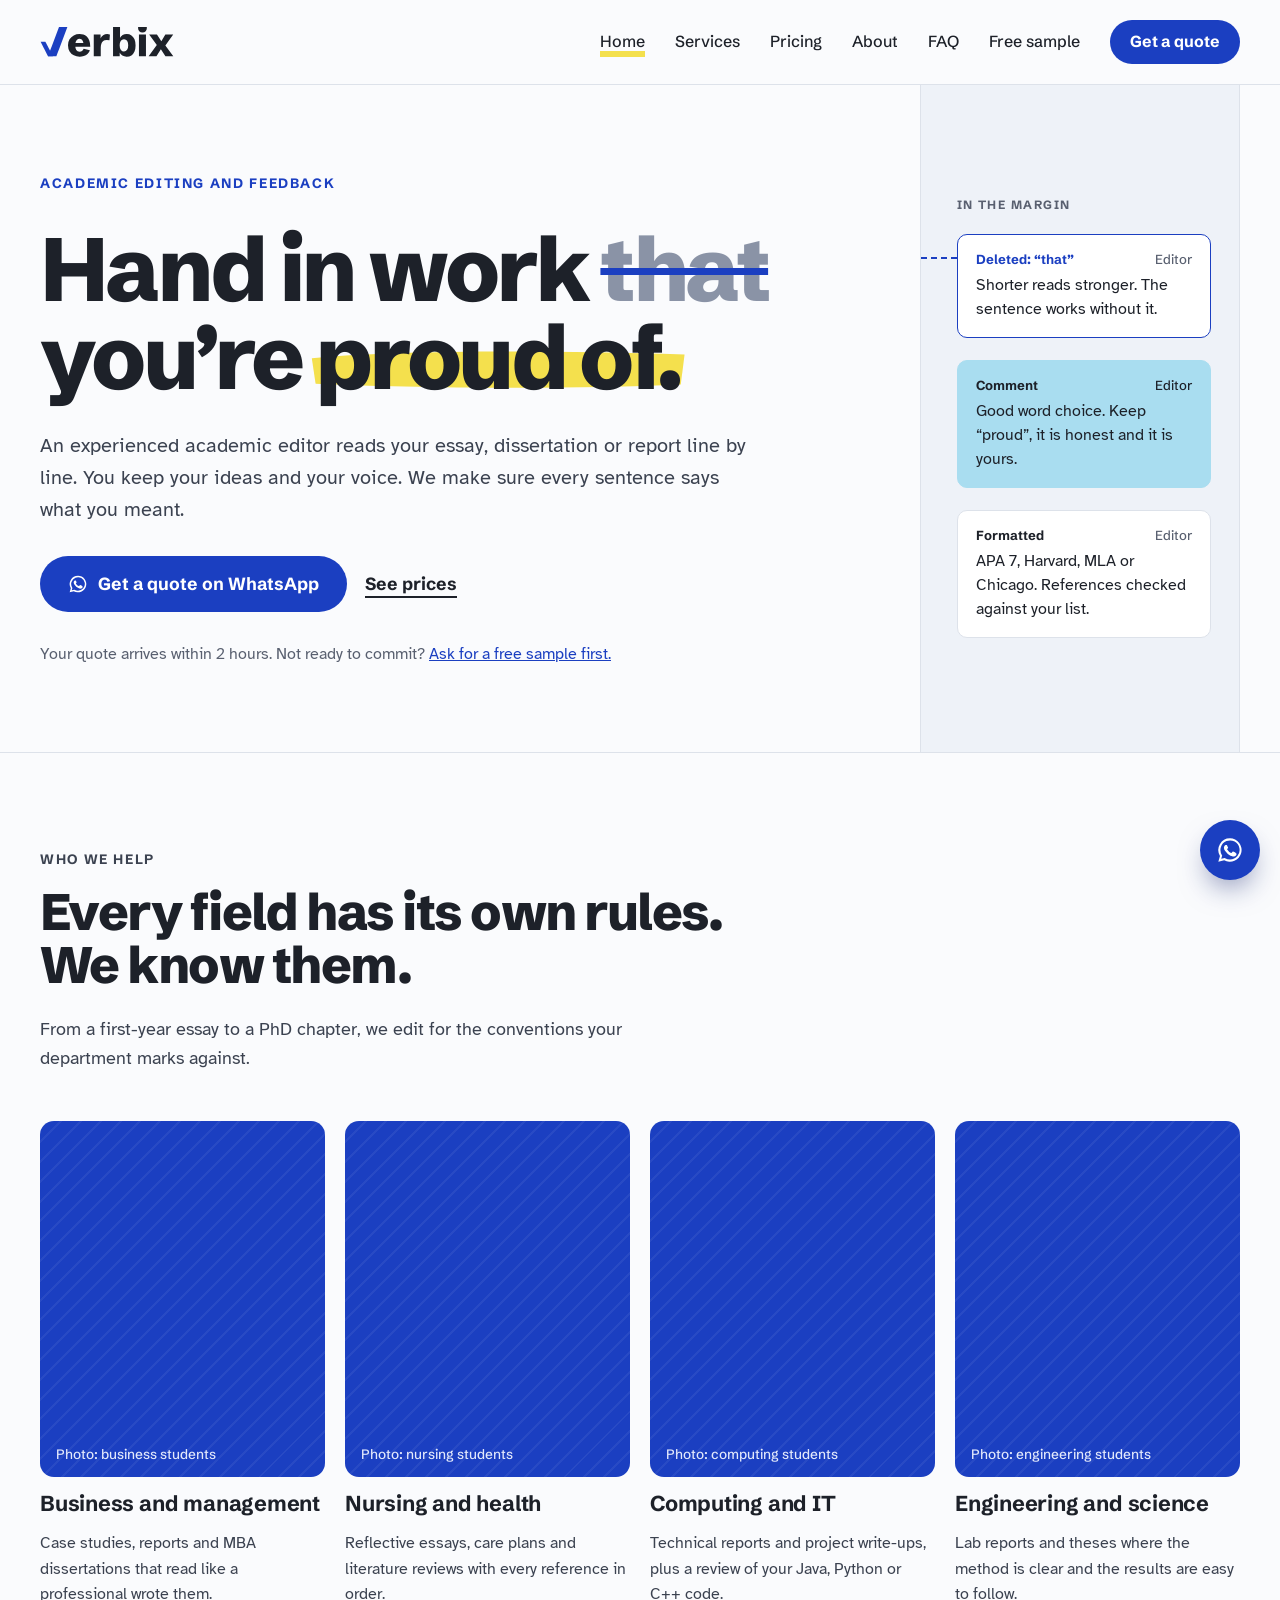
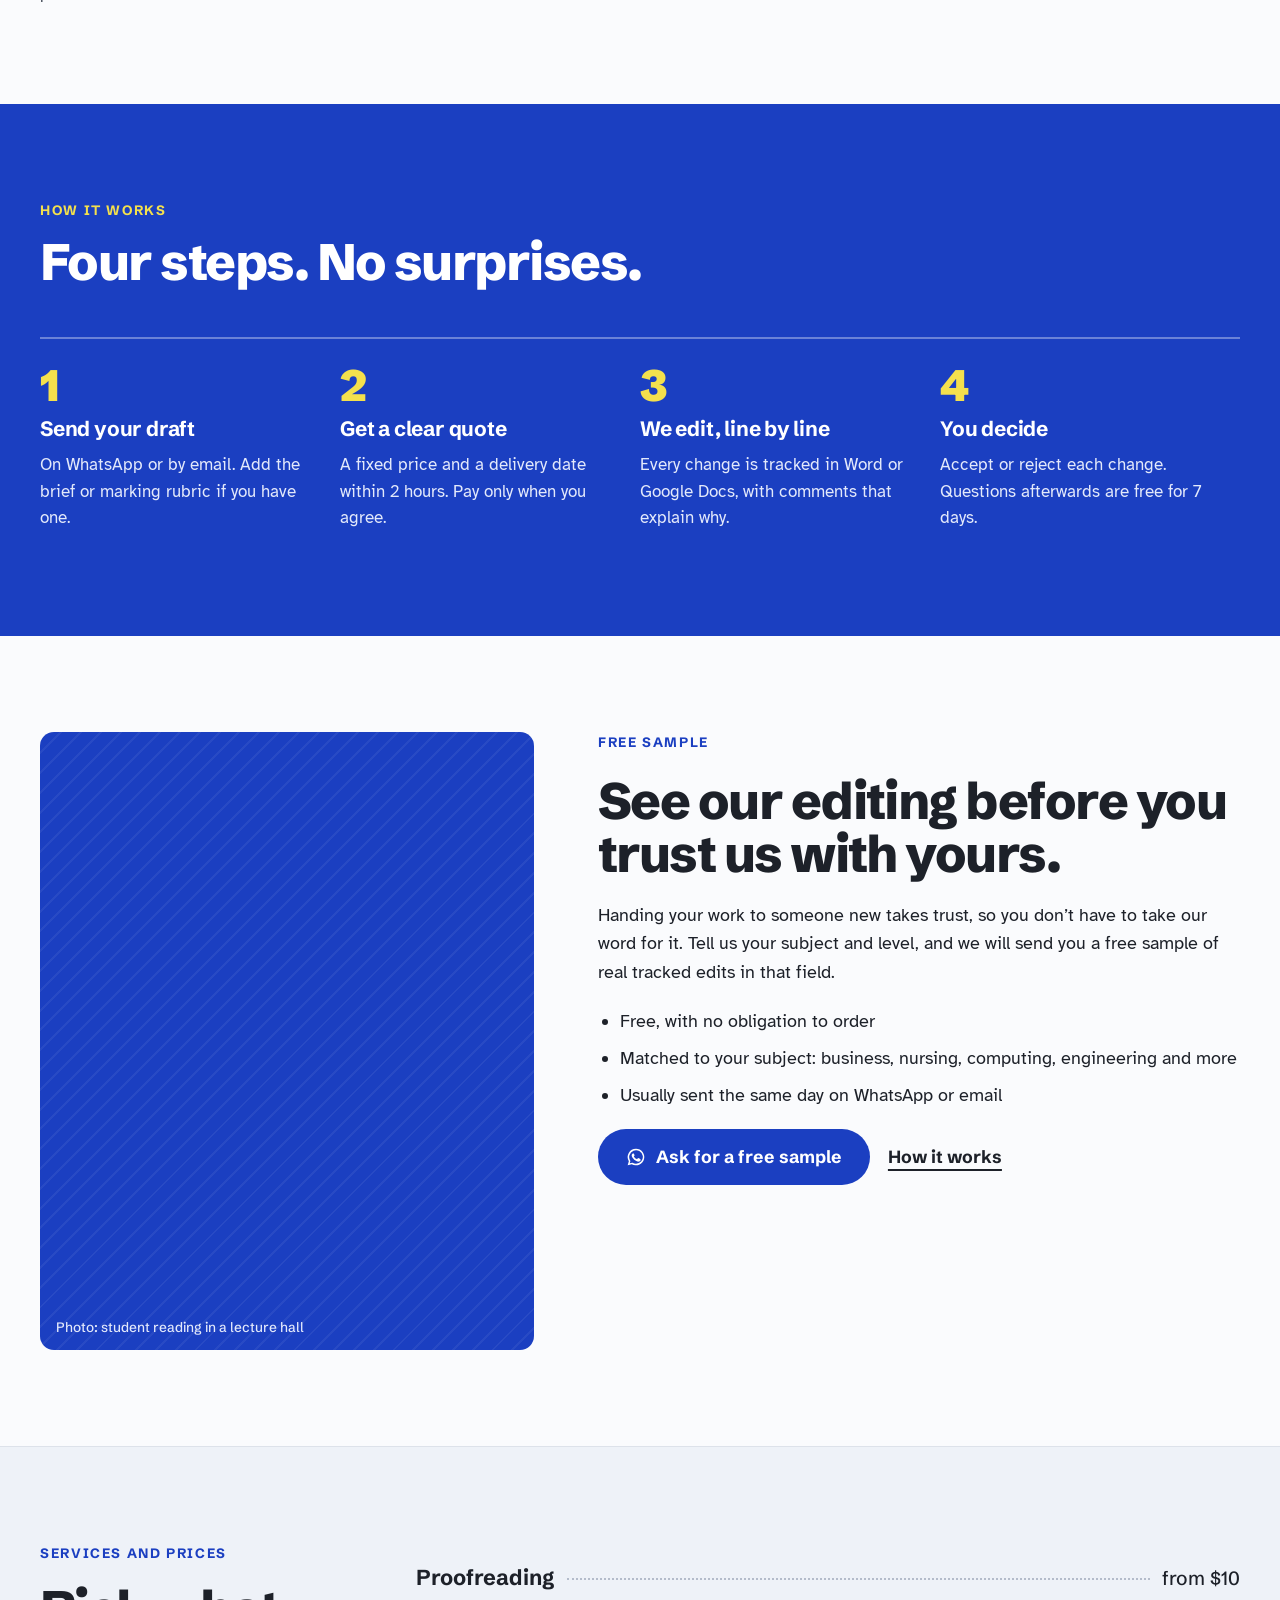
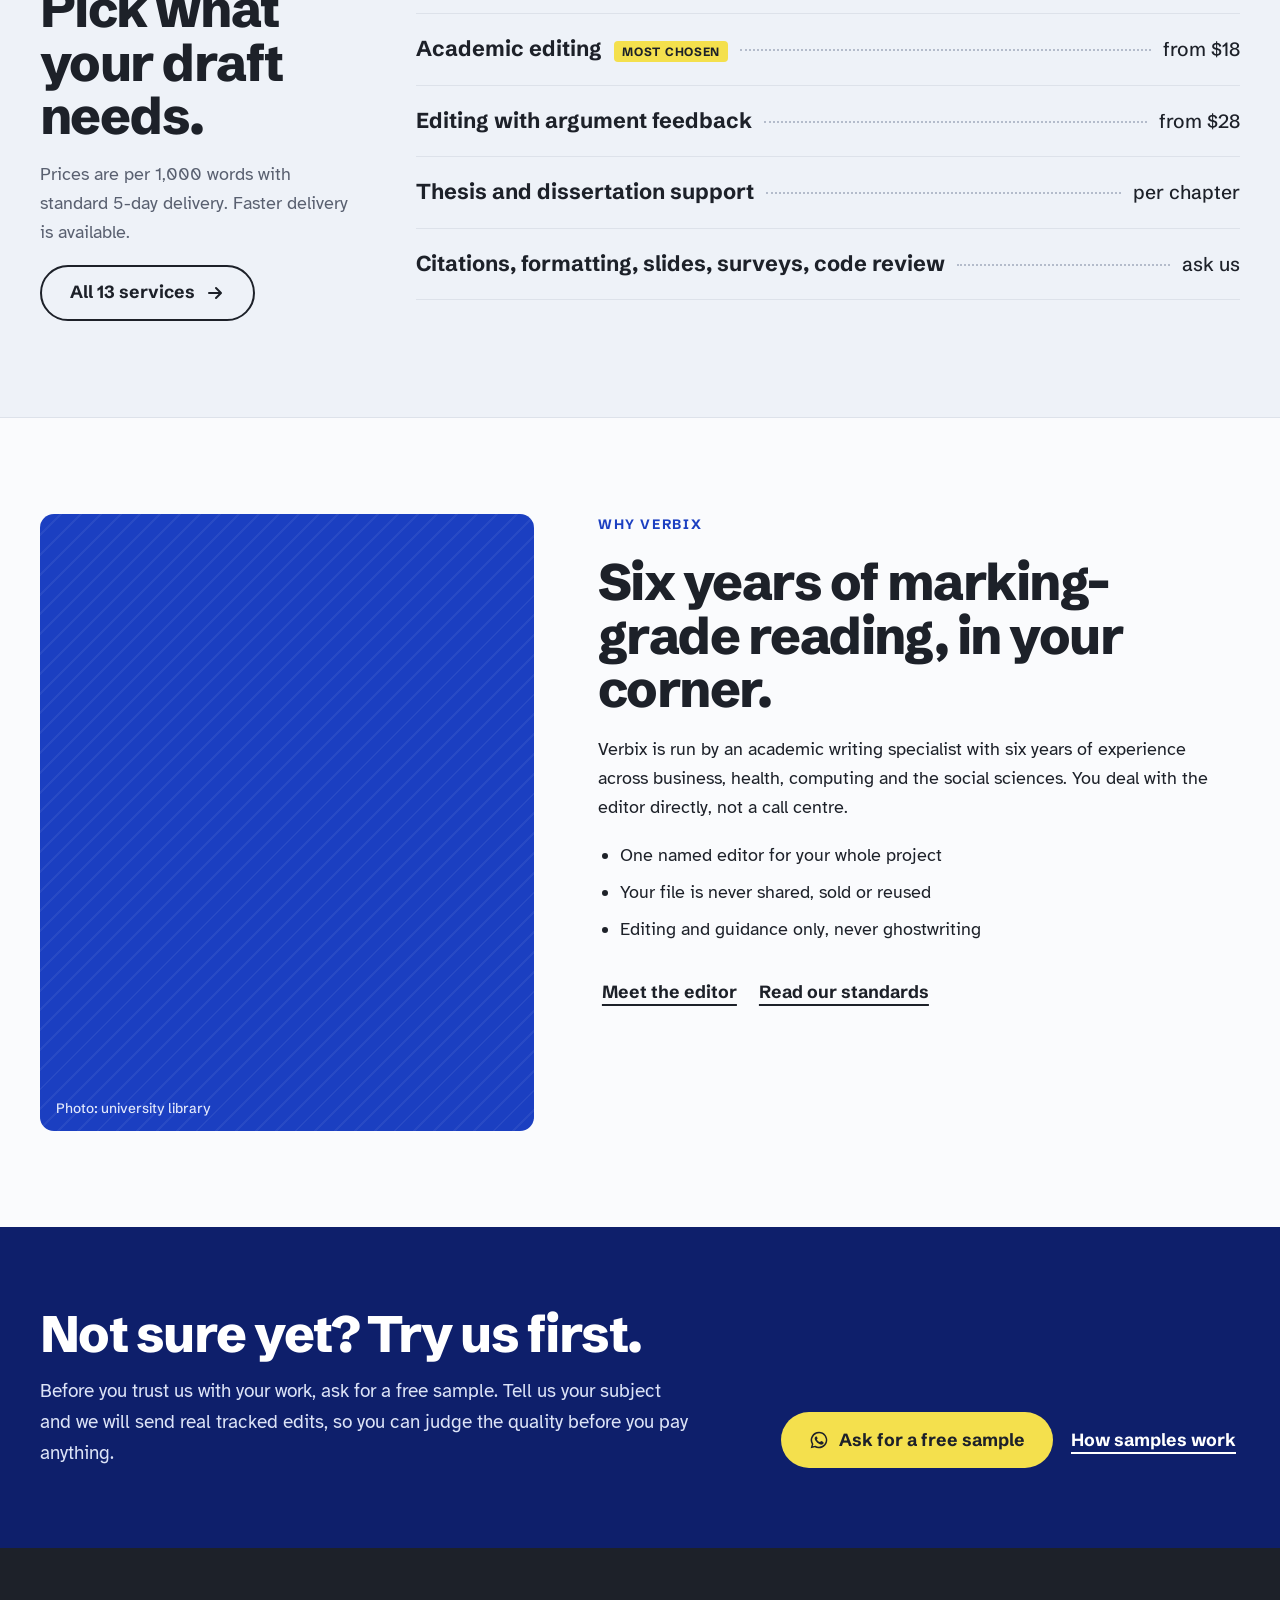
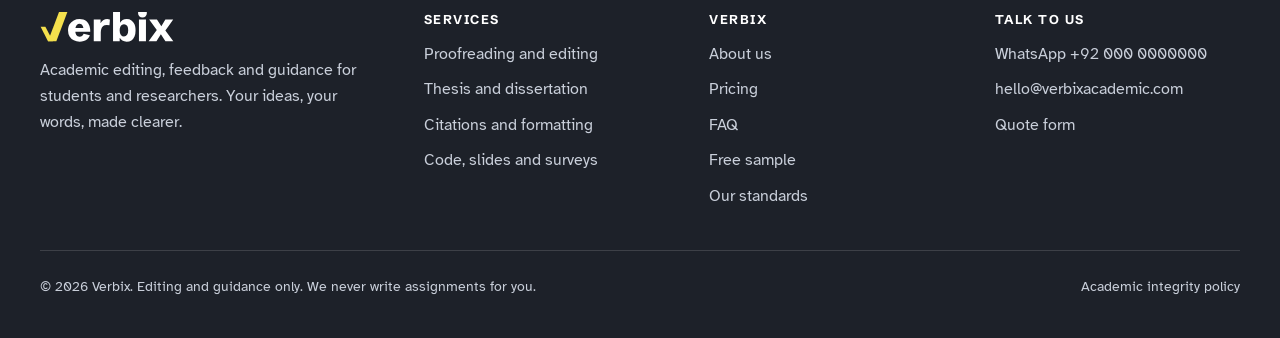
<file: index.html>
<!doctype html>
<html lang="en">
<head>
<meta charset="utf-8">
<meta name="viewport" content="width=device-width, initial-scale=1">
<title>Verbix | Academic editing, proofreading and feedback</title>
<meta name="description" content="Academic proofreading, editing and feedback for essays, dissertations and reports. Quote within 2 hours on WhatsApp.">
<meta property="og:title" content="Verbix | Academic editing, proofreading and feedback">
<meta property="og:description" content="Academic proofreading, editing and feedback for essays, dissertations and reports. Quote within 2 hours on WhatsApp.">
<meta name="theme-color" content="#1B3FC1">
<link rel="icon" href="assets/logo/mark.svg" type="image/svg+xml">
<link rel="preconnect" href="https://fonts.googleapis.com">
<link rel="preconnect" href="https://fonts.gstatic.com" crossorigin>
<link rel="stylesheet" href="https://fonts.googleapis.com/css2?family=Schibsted+Grotesk:wght@500;700;800;900&amp;family=Atkinson+Hyperlegible:ital,wght@0,400;0,700;1,400&amp;display=swap">
<link rel="stylesheet" href="assets/css/site.css">
</head>
<body>
<a class="skip" href="#main">Skip to content</a>
<header class="site-head">
  <div class="wrap">
    <a class="logo" href="index.html" aria-label="Verbix home"><img src="assets/logo/wordmark-primary.svg" alt="Verbix" width="128" height="30"></a>
    <button class="menu-btn" type="button" aria-expanded="false" aria-controls="nav">Menu</button>
    <nav class="nav" id="nav" aria-label="Main"><a href="index.html" aria-current="page">Home</a><a href="services.html">Services</a><a href="pricing.html">Pricing</a><a href="about.html">About</a><a href="faq.html">FAQ</a><a href="samples.html">Free sample</a><a class="btn btn-blue" href="contact.html">Get a quote</a></nav>
  </div>
</header>
<main id="main">

<section class="manuscript">
  <div class="wrap">
    <div class="ms-main">
      <p class="kicker">Academic editing and feedback</p>
      <h1>Hand in work <span class="del">that</span> you&rsquo;re <span class="hl"><svg aria-hidden="true" viewBox="0 0 300 60" preserveAspectRatio="none"><path d="M3 14 C 60 4, 180 2, 297 9 L 294 50 C 210 57, 80 55, 6 49 Z" fill="#F4E04D"/></svg>proud of.</span></h1>
      <p class="lead">An experienced academic editor reads your essay, dissertation or report line by line. You keep your ideas and your voice. We make sure every sentence says what you meant.</p>
      <div class="actions">
        <a class="btn btn-blue" href="https://wa.me/920000000000?text=Hi%20Verbix%2C%20I%20would%20like%20a%20quote%20for%20my%20document."><svg viewBox="0 0 24 24" aria-hidden="true" fill="currentColor"><path d="M12 2a10 10 0 0 0-8.6 15.1L2 22l5-1.3A10 10 0 1 0 12 2Zm0 18.2a8.2 8.2 0 0 1-4.2-1.2l-.3-.2-3 .8.8-2.9-.2-.3A8.2 8.2 0 1 1 12 20.2Zm4.5-6.1c-.2-.1-1.5-.7-1.7-.8-.2-.1-.4-.1-.6.1l-.8 1c-.1.2-.3.2-.5.1a6.7 6.7 0 0 1-3.3-2.9c-.3-.4.2-.4.7-1.3.1-.2 0-.3 0-.4l-.8-1.8c-.2-.5-.4-.4-.6-.4h-.5a1 1 0 0 0-.7.3 3 3 0 0 0-.9 2.2 5.2 5.2 0 0 0 1.1 2.7 11.8 11.8 0 0 0 4.5 4c1.7.7 2.3.8 3.2.6a2.7 2.7 0 0 0 1.8-1.2 2.2 2.2 0 0 0 .1-1.3c0-.1-.2-.2-.4-.3Z"/></svg>Get a quote on WhatsApp</a>
        <a class="btn btn-text" href="pricing.html">See prices</a>
      </div>
      <p class="muted" style="font-size:1rem">Your quote arrives within 2 hours. Not ready to commit? <a href="samples.html">Ask for a free sample first.</a></p>
    </div>
    <aside class="ms-margin" aria-label="Example editor notes">
      <p class="label">In the margin</p>
      <div class="note edit tie"><div class="who"><span>Deleted: &ldquo;that&rdquo;</span><span>Editor</span></div><p>Shorter reads stronger. The sentence works without it.</p></div>
      <div class="note comment"><div class="who"><span>Comment</span><span>Editor</span></div><p>Good word choice. Keep &ldquo;proud&rdquo;, it is honest and it is yours.</p></div>
      <div class="note"><div class="who"><span>Formatted</span><span>Editor</span></div><p>APA 7, Harvard, MLA or Chicago. References checked against your list.</p></div>
    </aside>
  </div>
</section>

<section class="section">
  <div class="wrap">
    <div class="section-head">
      <div style="display:flex;flex-direction:column;gap:14px"><p class="kicker">Who we help</p><h2>Every field has its own rules.<br>We know them.</h2></div>
      <p>From a first-year essay to a PhD chapter, we edit for the conventions your department marks against.</p>
    </div>
    <div class="fields"><div class="field rv"><div class="photo"><span>Photo: business students</span><img src="https://images.unsplash.com/photo-1522202176988-66273c2fd55f?auto=format&fit=crop&w=1200&q=70" alt="Business students discussing a report" loading="lazy" onerror="this.remove()"></div><h3>Business and management</h3><p>Case studies, reports and MBA dissertations that read like a professional wrote them.</p></div><div class="field rv"><div class="photo"><span>Photo: nursing students</span><img src="https://images.unsplash.com/photo-1584432810601-6c7f27d2362b?auto=format&fit=crop&w=1200&q=70" alt="A nursing student with a stethoscope" loading="lazy" onerror="this.remove()"></div><h3>Nursing and health</h3><p>Reflective essays, care plans and literature reviews with every reference in order.</p></div><div class="field rv"><div class="photo"><span>Photo: computing students</span><img src="https://images.unsplash.com/photo-1580894908361-967195033215?auto=format&fit=crop&w=1200&q=70" alt="A computing student working at a computer" loading="lazy" onerror="this.remove()"></div><h3>Computing and IT</h3><p>Technical reports and project write-ups, plus a review of your Java, Python or C++ code.</p></div><div class="field rv"><div class="photo"><span>Photo: engineering students</span><img src="https://images.unsplash.com/photo-1581092160607-ee22621dd758?auto=format&fit=crop&w=1200&q=70" alt="An engineering student operating machinery in a workshop" loading="lazy" onerror="this.remove()"></div><h3>Engineering and science</h3><p>Lab reports and theses where the method is clear and the results are easy to follow.</p></div></div>
  </div>
</section>

<section class="section band-blue">
  <div class="wrap">
    <div class="section-head">
      <div style="display:flex;flex-direction:column;gap:14px"><p class="kicker" style="color:var(--highlighter)">How it works</p><h2>Four steps. No surprises.</h2></div>
    </div>
    <ol class="steps">
      <li class="rv"><span class="n">1</span><h3>Send your draft</h3><p>On WhatsApp or by email. Add the brief or marking rubric if you have one.</p></li>
      <li class="rv"><span class="n">2</span><h3>Get a clear quote</h3><p>A fixed price and a delivery date within 2 hours. Pay only when you agree.</p></li>
      <li class="rv"><span class="n">3</span><h3>We edit, line by line</h3><p>Every change is tracked in Word or Google Docs, with comments that explain why.</p></li>
      <li class="rv"><span class="n">4</span><h3>You decide</h3><p>Accept or reject each change. Questions afterwards are free for 7 days.</p></li>
    </ol>
  </div>
</section>

<section class="section">
  <div class="wrap about-grid">
    <div class="photo"><span>Photo: student reading in a lecture hall</span><img src="https://images.unsplash.com/photo-1536925155833-43e9c2b2f499?auto=format&fit=crop&w=1200&q=70" alt="A student reading alone in an empty lecture hall" loading="lazy" onerror="this.remove()"></div>
    <div class="prose rv">
      <p class="kicker">Free sample</p>
      <h2 style="margin-top:0;font-size:clamp(2.1rem,4vw,3.2rem)">See our editing before you trust us with yours.</h2>
      <p>Handing your work to someone new takes trust, so you don&rsquo;t have to take our word for it. Tell us your subject and level, and we will send you a free sample of real tracked edits in that field.</p>
      <ul>
        <li>Free, with no obligation to order</li>
        <li>Matched to your subject: business, nursing, computing, engineering and more</li>
        <li>Usually sent the same day on WhatsApp or email</li>
      </ul>
      <div class="actions"><a class="btn btn-blue" href="https://wa.me/920000000000?text=Hi%20Verbix%2C%20could%20I%20see%20a%20free%20sample%20edit%20for%20my%20subject?"><svg viewBox="0 0 24 24" aria-hidden="true" fill="currentColor"><path d="M12 2a10 10 0 0 0-8.6 15.1L2 22l5-1.3A10 10 0 1 0 12 2Zm0 18.2a8.2 8.2 0 0 1-4.2-1.2l-.3-.2-3 .8.8-2.9-.2-.3A8.2 8.2 0 1 1 12 20.2Zm4.5-6.1c-.2-.1-1.5-.7-1.7-.8-.2-.1-.4-.1-.6.1l-.8 1c-.1.2-.3.2-.5.1a6.7 6.7 0 0 1-3.3-2.9c-.3-.4.2-.4.7-1.3.1-.2 0-.3 0-.4l-.8-1.8c-.2-.5-.4-.4-.6-.4h-.5a1 1 0 0 0-.7.3 3 3 0 0 0-.9 2.2 5.2 5.2 0 0 0 1.1 2.7 11.8 11.8 0 0 0 4.5 4c1.7.7 2.3.8 3.2.6a2.7 2.7 0 0 0 1.8-1.2 2.2 2.2 0 0 0 .1-1.3c0-.1-.2-.2-.4-.3Z"/></svg>Ask for a free sample</a><a class="btn btn-text" href="samples.html">How it works</a></div>
    </div>
  </div>
</section>

<section class="section band-margin">
  <div class="wrap split">
    <div class="rv">
      <p class="kicker">Services and prices</p>
      <h2>Pick what your draft needs.</h2>
      <p class="muted">Prices are per 1,000 words with standard 5-day delivery. Faster delivery is available.</p>
      <div class="actions"><a class="btn btn-line" href="services.html">All 13 services <svg viewBox="0 0 20 20" aria-hidden="true"><path d="M4 10h11m-4-5 5 5-5 5" fill="none" stroke="currentColor" stroke-width="2" stroke-linecap="round" stroke-linejoin="round"/></svg></a></div>
    </div>
    <div class="index rv">
      <a href="services.html#language"><span class="name">Proofreading</span><span class="dots"></span><span class="price">from $10</span></a>
      <a href="services.html#language"><span class="name">Academic editing</span><span class="tag">Most chosen</span><span class="dots"></span><span class="price">from $18</span></a>
      <a href="services.html#structure"><span class="name">Editing with argument feedback</span><span class="dots"></span><span class="price">from $28</span></a>
      <a href="services.html#structure"><span class="name">Thesis and dissertation support</span><span class="dots"></span><span class="price">per chapter</span></a>
      <a href="services.html#format"><span class="name">Citations, formatting, slides, surveys, code review</span><span class="dots"></span><span class="price">ask us</span></a>
    </div>
  </div>
</section>

<section class="section">
  <div class="wrap about-grid">
    <div class="photo"><span>Photo: university library</span><img src="https://images.unsplash.com/photo-1683319598210-d70486f2f996?auto=format&fit=crop&w=1200&q=70" alt="Students studying in a university library" loading="lazy" onerror="this.remove()"></div>
    <div class="prose rv">
      <p class="kicker">Why Verbix</p>
      <h2 style="margin-top:0;font-size:clamp(2.1rem,4vw,3.2rem)">Six years of marking-grade reading, in your corner.</h2>
      <p>Verbix is run by an academic writing specialist with six years of experience across business, health, computing and the social sciences. You deal with the editor directly, not a call centre.</p>
      <ul>
        <li>One named editor for your whole project</li>
        <li>Your file is never shared, sold or reused</li>
        <li>Editing and guidance only, never ghostwriting</li>
      </ul>
      <div class="actions"><a class="btn btn-text" href="about.html">Meet the editor</a><a class="btn btn-text" href="integrity.html">Read our standards</a></div>
    </div>
  </div>
</section>


<section class="cta band-night">
  <div class="wrap">
    <div class="copy rv">
      <h2>Not sure yet? Try us first.</h2>
      <p>Before you trust us with your work, ask for a free sample. Tell us your subject and we will send real tracked edits, so you can judge the quality before you pay anything.</p>
    </div>
    <div class="actions rv">
      <a class="btn btn-yellow" href="https://wa.me/920000000000?text=Hi%20Verbix%2C%20could%20I%20see%20a%20sample%20edit%20for%20my%20subject?"><svg viewBox="0 0 24 24" aria-hidden="true" fill="currentColor"><path d="M12 2a10 10 0 0 0-8.6 15.1L2 22l5-1.3A10 10 0 1 0 12 2Zm0 18.2a8.2 8.2 0 0 1-4.2-1.2l-.3-.2-3 .8.8-2.9-.2-.3A8.2 8.2 0 1 1 12 20.2Zm4.5-6.1c-.2-.1-1.5-.7-1.7-.8-.2-.1-.4-.1-.6.1l-.8 1c-.1.2-.3.2-.5.1a6.7 6.7 0 0 1-3.3-2.9c-.3-.4.2-.4.7-1.3.1-.2 0-.3 0-.4l-.8-1.8c-.2-.5-.4-.4-.6-.4h-.5a1 1 0 0 0-.7.3 3 3 0 0 0-.9 2.2 5.2 5.2 0 0 0 1.1 2.7 11.8 11.8 0 0 0 4.5 4c1.7.7 2.3.8 3.2.6a2.7 2.7 0 0 0 1.8-1.2 2.2 2.2 0 0 0 .1-1.3c0-.1-.2-.2-.4-.3Z"/></svg>Ask for a free sample</a>
      <a class="btn btn-text" style="color:#fff" href="samples.html">How samples work</a>
    </div>
  </div>
</section>
</main>
<footer class="site-foot">
  <div class="wrap">
    <div class="brand" style="display:flex;flex-direction:column;gap:16px">
      <img src="assets/logo/wordmark-reverse.svg" alt="Verbix" width="128" height="30" style="height:30px;width:auto;align-self:flex-start">
      <p style="max-width:22em">Academic editing, feedback and guidance for students and researchers. Your ideas, your words, made clearer.</p>
    </div>
    <div><h3>Services</h3><ul>
      <li><a href="services.html#language">Proofreading and editing</a></li>
      <li><a href="services.html#structure">Thesis and dissertation</a></li>
      <li><a href="services.html#format">Citations and formatting</a></li>
      <li><a href="services.html#technical">Code, slides and surveys</a></li>
    </ul></div>
    <div><h3>Verbix</h3><ul>
      <li><a href="about.html">About us</a></li>
      <li><a href="pricing.html">Pricing</a></li>
      <li><a href="faq.html">FAQ</a></li>
      <li><a href="samples.html">Free sample</a></li>
      <li><a href="integrity.html">Our standards</a></li>
    </ul></div>
    <div><h3>Talk to us</h3><ul>
      <li><a href="https://wa.me/920000000000?text=Hi%20Verbix%2C%20I%20would%20like%20a%20quote%20for%20my%20document.">WhatsApp +92 000 0000000</a></li>
      <li><a href="mailto:hello@verbixacademic.com">hello@verbixacademic.com</a></li>
      <li><a href="contact.html">Quote form</a></li>
    </ul></div>
    <div class="legal"><span>&copy; 2026 Verbix. Editing and guidance only. We never write assignments for you.</span><span><a href="integrity.html">Academic integrity policy</a></span></div>
  </div>
</footer>
<a class="wa-float" href="https://wa.me/920000000000?text=Hi%20Verbix%2C%20I%20would%20like%20a%20quote%20for%20my%20document." aria-label="Chat with Verbix on WhatsApp" style="color:#fff"><svg viewBox="0 0 24 24" aria-hidden="true" fill="currentColor"><path d="M12 2a10 10 0 0 0-8.6 15.1L2 22l5-1.3A10 10 0 1 0 12 2Zm0 18.2a8.2 8.2 0 0 1-4.2-1.2l-.3-.2-3 .8.8-2.9-.2-.3A8.2 8.2 0 1 1 12 20.2Zm4.5-6.1c-.2-.1-1.5-.7-1.7-.8-.2-.1-.4-.1-.6.1l-.8 1c-.1.2-.3.2-.5.1a6.7 6.7 0 0 1-3.3-2.9c-.3-.4.2-.4.7-1.3.1-.2 0-.3 0-.4l-.8-1.8c-.2-.5-.4-.4-.6-.4h-.5a1 1 0 0 0-.7.3 3 3 0 0 0-.9 2.2 5.2 5.2 0 0 0 1.1 2.7 11.8 11.8 0 0 0 4.5 4c1.7.7 2.3.8 3.2.6a2.7 2.7 0 0 0 1.8-1.2 2.2 2.2 0 0 0 .1-1.3c0-.1-.2-.2-.4-.3Z"/></svg></a>
<script src="assets/js/site.js" defer></script>
</body>
</html>
</file>
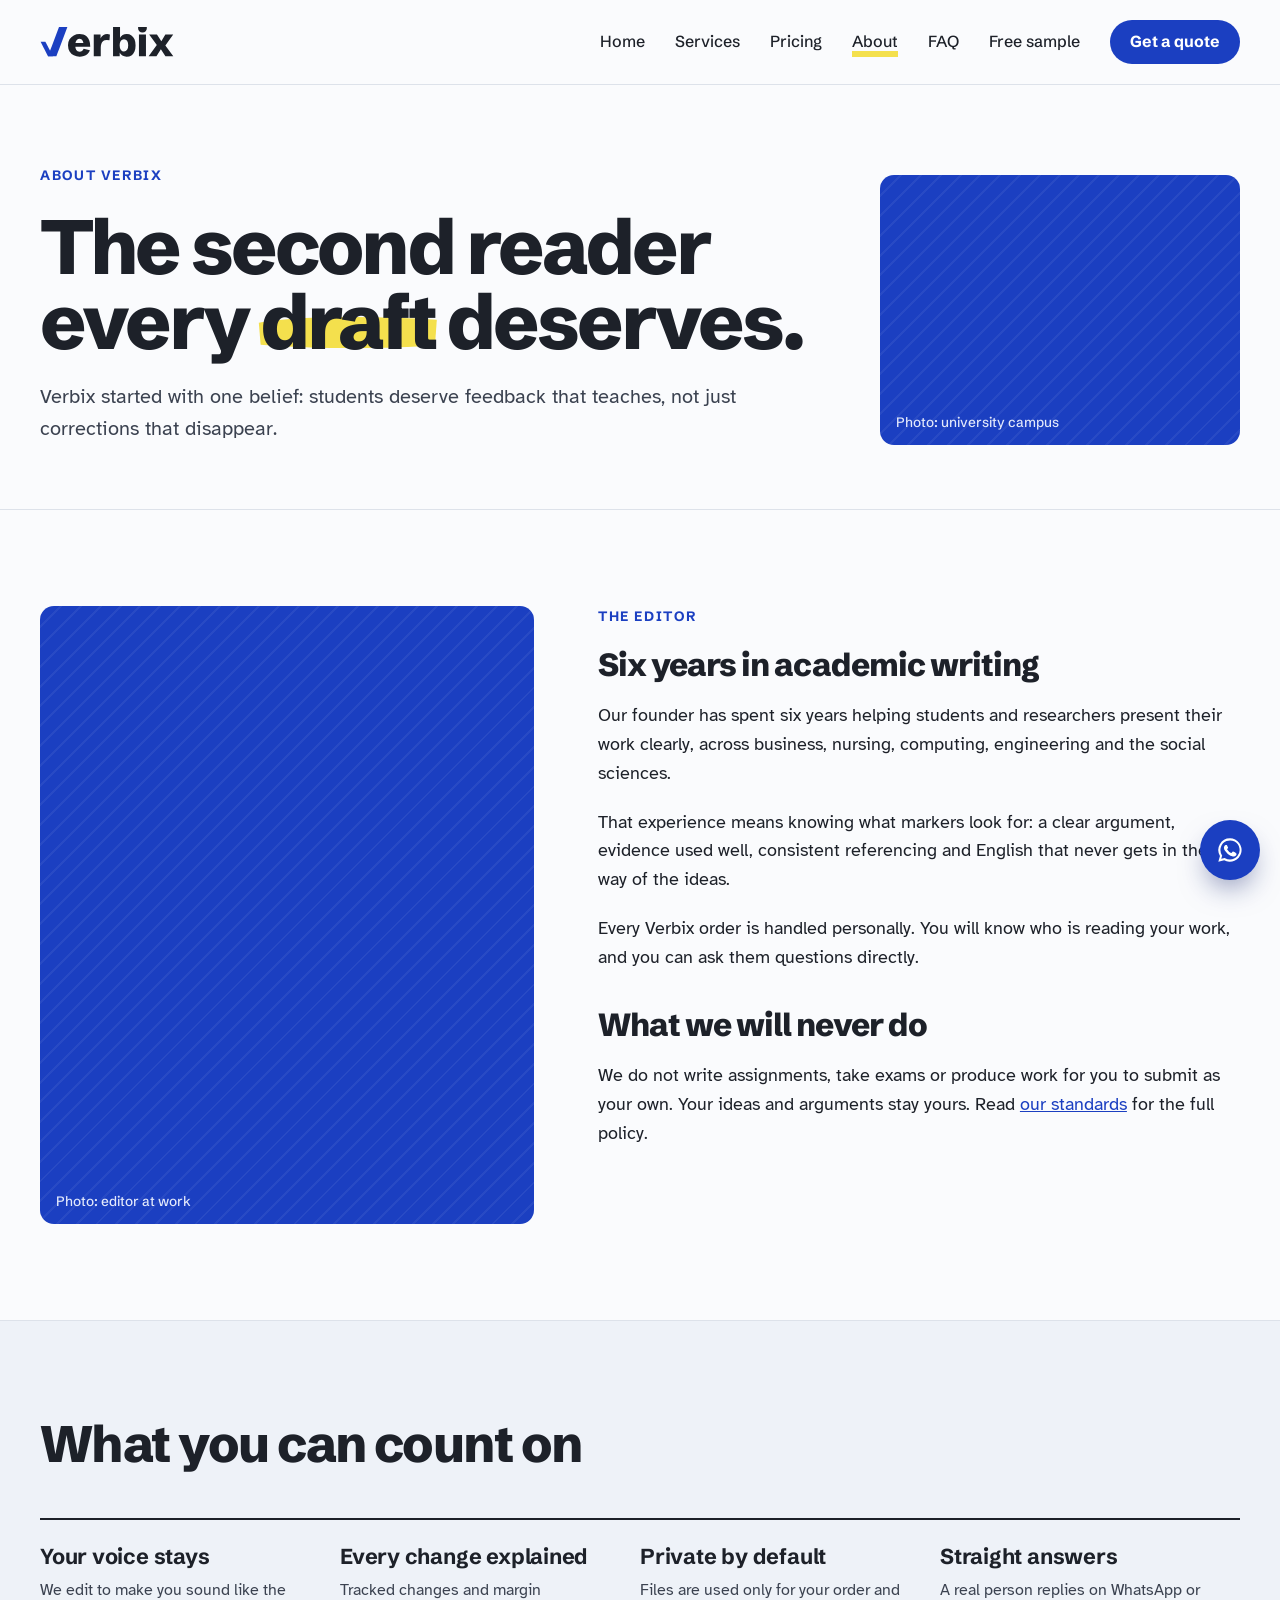
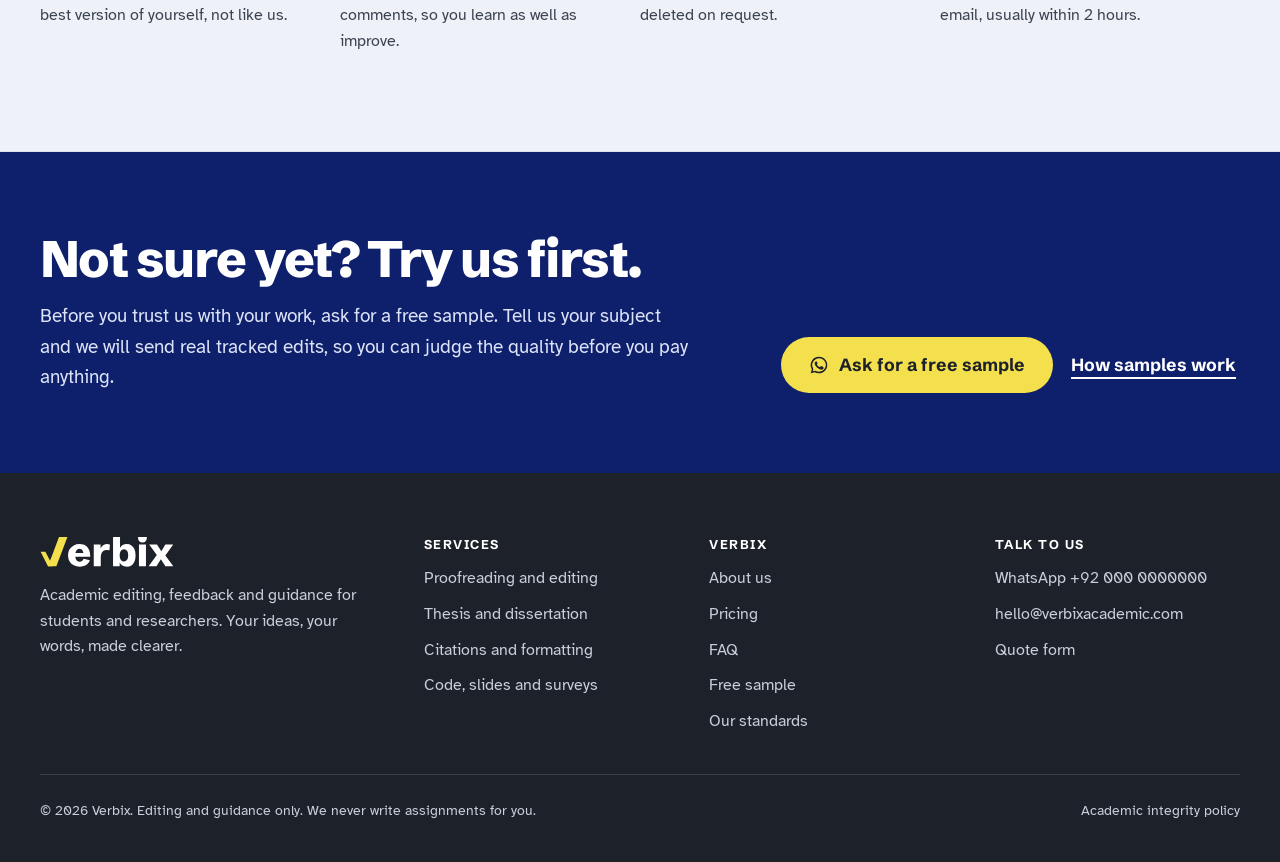
<file: about.html>
<!doctype html>
<html lang="en">
<head>
<meta charset="utf-8">
<meta name="viewport" content="width=device-width, initial-scale=1">
<title>About | Verbix academic editing</title>
<meta name="description" content="Verbix is led by an academic writing specialist with six years of experience. Editing and guidance, never ghostwriting.">
<meta property="og:title" content="About | Verbix academic editing">
<meta property="og:description" content="Verbix is led by an academic writing specialist with six years of experience. Editing and guidance, never ghostwriting.">
<meta name="theme-color" content="#1B3FC1">
<link rel="icon" href="assets/logo/mark.svg" type="image/svg+xml">
<link rel="preconnect" href="https://fonts.googleapis.com">
<link rel="preconnect" href="https://fonts.gstatic.com" crossorigin>
<link rel="stylesheet" href="https://fonts.googleapis.com/css2?family=Schibsted+Grotesk:wght@500;700;800;900&amp;family=Atkinson+Hyperlegible:ital,wght@0,400;0,700;1,400&amp;display=swap">
<link rel="stylesheet" href="assets/css/site.css">
</head>
<body>
<a class="skip" href="#main">Skip to content</a>
<header class="site-head">
  <div class="wrap">
    <a class="logo" href="index.html" aria-label="Verbix home"><img src="assets/logo/wordmark-primary.svg" alt="Verbix" width="128" height="30"></a>
    <button class="menu-btn" type="button" aria-expanded="false" aria-controls="nav">Menu</button>
    <nav class="nav" id="nav" aria-label="Main"><a href="index.html">Home</a><a href="services.html">Services</a><a href="pricing.html">Pricing</a><a href="about.html" aria-current="page">About</a><a href="faq.html">FAQ</a><a href="samples.html">Free sample</a><a class="btn btn-blue" href="contact.html">Get a quote</a></nav>
  </div>
</header>
<main id="main">

<section class="page-head">
  <div class="wrap">
    <div class="copy">
      <p class="kicker">About Verbix</p>
      <h1>The second reader every <span class="hl"><svg aria-hidden="true" viewBox="0 0 300 60" preserveAspectRatio="none"><path d="M3 14 C 60 4, 180 2, 297 9 L 294 50 C 210 57, 80 55, 6 49 Z" fill="#F4E04D"/></svg>draft</span> deserves.</h1>
      <p class="lead">Verbix started with one belief: students deserve feedback that teaches, not just corrections that disappear.</p>
    </div>
    <div class="photo"><span>Photo: university campus</span><img src="https://images.unsplash.com/photo-1562774053-701939374585?auto=format&fit=crop&w=1200&q=70" alt="A university campus building" loading="lazy" onerror="this.remove()"></div>
  </div>
</section>
<section class="section">
  <div class="wrap about-grid">
    <div class="photo"><span>Photo: editor at work</span><img src="https://images.unsplash.com/photo-1635859890085-ec8cb5466806?auto=format&fit=crop&w=1200&q=70" alt="An editor working through a stack of printed pages" loading="lazy" onerror="this.remove()"></div>
    <div class="prose rv">
      <p class="kicker">The editor</p>
      <h2 style="margin-top:0">Six years in academic writing</h2>
      <p>Our founder has spent six years helping students and researchers present their work clearly, across business, nursing, computing, engineering and the social sciences.</p>
      <p>That experience means knowing what markers look for: a clear argument, evidence used well, consistent referencing and English that never gets in the way of the ideas.</p>
      <p>Every Verbix order is handled personally. You will know who is reading your work, and you can ask them questions directly.</p>
      <h2>What we will never do</h2>
      <p>We do not write assignments, take exams or produce work for you to submit as your own. Your ideas and arguments stay yours. Read <a href="integrity.html">our standards</a> for the full policy.</p>
    </div>
  </div>
</section>
<section class="section band-margin">
  <div class="wrap">
    <div class="section-head"><h2>What you can count on</h2></div>
    <div class="values">
      <div class="rv"><h3>Your voice stays</h3><p>We edit to make you sound like the best version of yourself, not like us.</p></div>
      <div class="rv"><h3>Every change explained</h3><p>Tracked changes and margin comments, so you learn as well as improve.</p></div>
      <div class="rv"><h3>Private by default</h3><p>Files are used only for your order and deleted on request.</p></div>
      <div class="rv"><h3>Straight answers</h3><p>A real person replies on WhatsApp or email, usually within 2 hours.</p></div>
    </div>
  </div>
</section>


<section class="cta band-night">
  <div class="wrap">
    <div class="copy rv">
      <h2>Not sure yet? Try us first.</h2>
      <p>Before you trust us with your work, ask for a free sample. Tell us your subject and we will send real tracked edits, so you can judge the quality before you pay anything.</p>
    </div>
    <div class="actions rv">
      <a class="btn btn-yellow" href="https://wa.me/920000000000?text=Hi%20Verbix%2C%20could%20I%20see%20a%20sample%20edit%20for%20my%20subject?"><svg viewBox="0 0 24 24" aria-hidden="true" fill="currentColor"><path d="M12 2a10 10 0 0 0-8.6 15.1L2 22l5-1.3A10 10 0 1 0 12 2Zm0 18.2a8.2 8.2 0 0 1-4.2-1.2l-.3-.2-3 .8.8-2.9-.2-.3A8.2 8.2 0 1 1 12 20.2Zm4.5-6.1c-.2-.1-1.5-.7-1.7-.8-.2-.1-.4-.1-.6.1l-.8 1c-.1.2-.3.2-.5.1a6.7 6.7 0 0 1-3.3-2.9c-.3-.4.2-.4.7-1.3.1-.2 0-.3 0-.4l-.8-1.8c-.2-.5-.4-.4-.6-.4h-.5a1 1 0 0 0-.7.3 3 3 0 0 0-.9 2.2 5.2 5.2 0 0 0 1.1 2.7 11.8 11.8 0 0 0 4.5 4c1.7.7 2.3.8 3.2.6a2.7 2.7 0 0 0 1.8-1.2 2.2 2.2 0 0 0 .1-1.3c0-.1-.2-.2-.4-.3Z"/></svg>Ask for a free sample</a>
      <a class="btn btn-text" style="color:#fff" href="samples.html">How samples work</a>
    </div>
  </div>
</section>
</main>
<footer class="site-foot">
  <div class="wrap">
    <div class="brand" style="display:flex;flex-direction:column;gap:16px">
      <img src="assets/logo/wordmark-reverse.svg" alt="Verbix" width="128" height="30" style="height:30px;width:auto;align-self:flex-start">
      <p style="max-width:22em">Academic editing, feedback and guidance for students and researchers. Your ideas, your words, made clearer.</p>
    </div>
    <div><h3>Services</h3><ul>
      <li><a href="services.html#language">Proofreading and editing</a></li>
      <li><a href="services.html#structure">Thesis and dissertation</a></li>
      <li><a href="services.html#format">Citations and formatting</a></li>
      <li><a href="services.html#technical">Code, slides and surveys</a></li>
    </ul></div>
    <div><h3>Verbix</h3><ul>
      <li><a href="about.html">About us</a></li>
      <li><a href="pricing.html">Pricing</a></li>
      <li><a href="faq.html">FAQ</a></li>
      <li><a href="samples.html">Free sample</a></li>
      <li><a href="integrity.html">Our standards</a></li>
    </ul></div>
    <div><h3>Talk to us</h3><ul>
      <li><a href="https://wa.me/920000000000?text=Hi%20Verbix%2C%20I%20would%20like%20a%20quote%20for%20my%20document.">WhatsApp +92 000 0000000</a></li>
      <li><a href="mailto:hello@verbixacademic.com">hello@verbixacademic.com</a></li>
      <li><a href="contact.html">Quote form</a></li>
    </ul></div>
    <div class="legal"><span>&copy; 2026 Verbix. Editing and guidance only. We never write assignments for you.</span><span><a href="integrity.html">Academic integrity policy</a></span></div>
  </div>
</footer>
<a class="wa-float" href="https://wa.me/920000000000?text=Hi%20Verbix%2C%20I%20would%20like%20a%20quote%20for%20my%20document." aria-label="Chat with Verbix on WhatsApp" style="color:#fff"><svg viewBox="0 0 24 24" aria-hidden="true" fill="currentColor"><path d="M12 2a10 10 0 0 0-8.6 15.1L2 22l5-1.3A10 10 0 1 0 12 2Zm0 18.2a8.2 8.2 0 0 1-4.2-1.2l-.3-.2-3 .8.8-2.9-.2-.3A8.2 8.2 0 1 1 12 20.2Zm4.5-6.1c-.2-.1-1.5-.7-1.7-.8-.2-.1-.4-.1-.6.1l-.8 1c-.1.2-.3.2-.5.1a6.7 6.7 0 0 1-3.3-2.9c-.3-.4.2-.4.7-1.3.1-.2 0-.3 0-.4l-.8-1.8c-.2-.5-.4-.4-.6-.4h-.5a1 1 0 0 0-.7.3 3 3 0 0 0-.9 2.2 5.2 5.2 0 0 0 1.1 2.7 11.8 11.8 0 0 0 4.5 4c1.7.7 2.3.8 3.2.6a2.7 2.7 0 0 0 1.8-1.2 2.2 2.2 0 0 0 .1-1.3c0-.1-.2-.2-.4-.3Z"/></svg></a>
<script src="assets/js/site.js" defer></script>
</body>
</html>
</file>
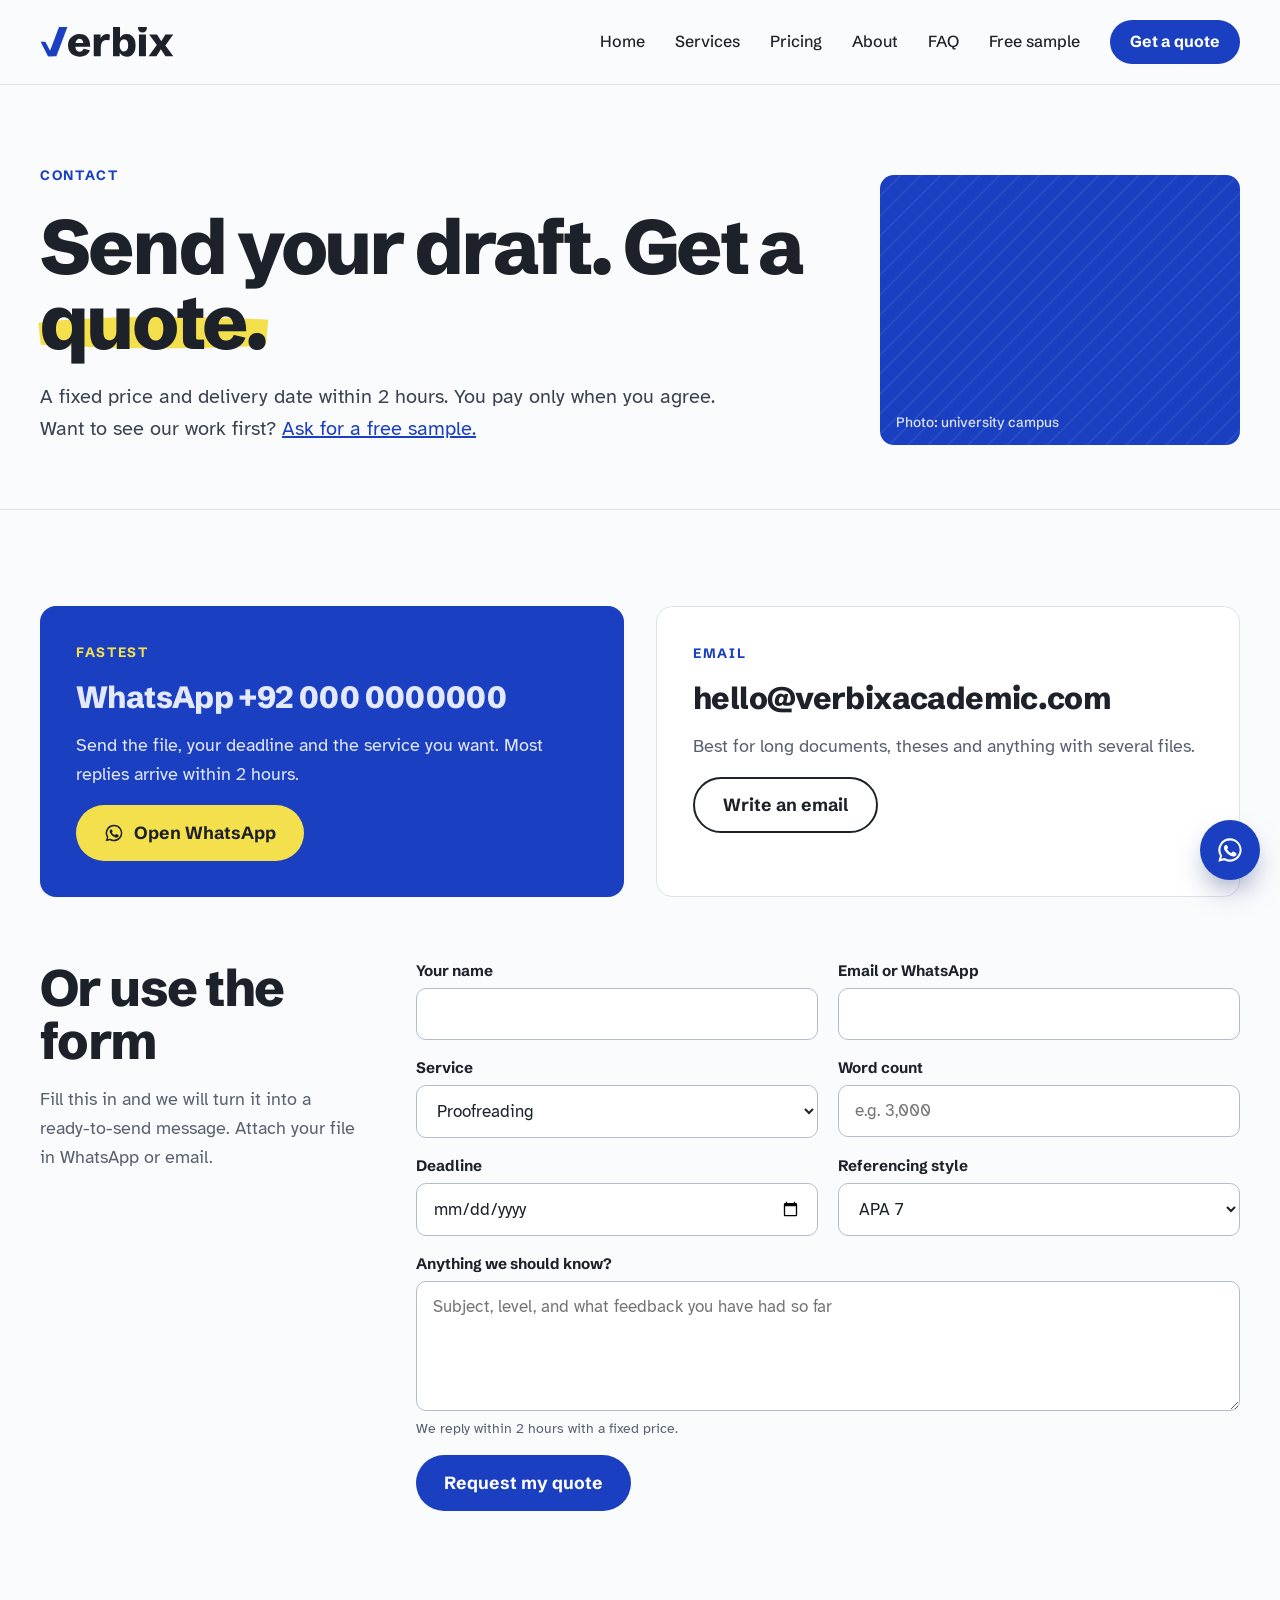
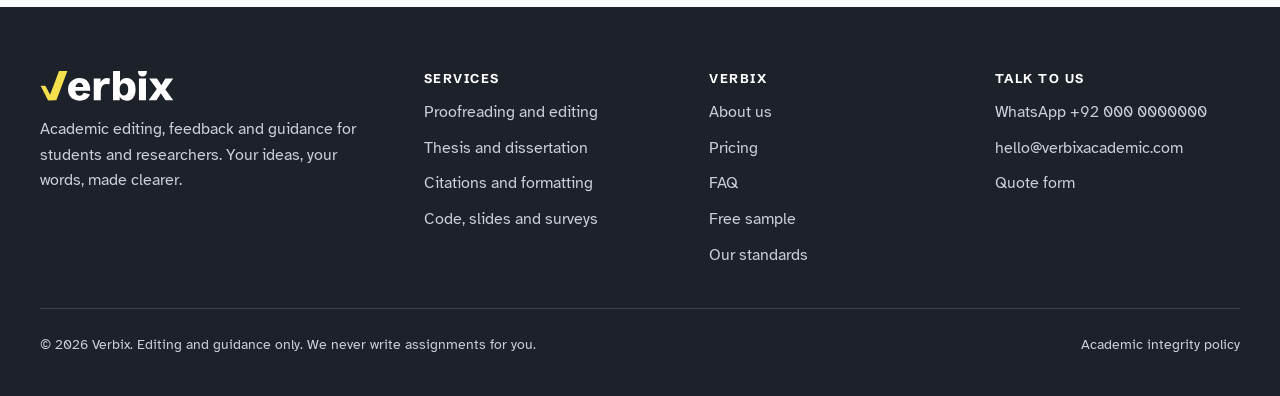
<file: contact.html>
<!doctype html>
<html lang="en">
<head>
<meta charset="utf-8">
<meta name="viewport" content="width=device-width, initial-scale=1">
<title>Contact | Verbix academic editing</title>
<meta name="description" content="Send your draft on WhatsApp or email and get a fixed quote within 2 hours.">
<meta property="og:title" content="Contact | Verbix academic editing">
<meta property="og:description" content="Send your draft on WhatsApp or email and get a fixed quote within 2 hours.">
<meta name="theme-color" content="#1B3FC1">
<link rel="icon" href="assets/logo/mark.svg" type="image/svg+xml">
<link rel="preconnect" href="https://fonts.googleapis.com">
<link rel="preconnect" href="https://fonts.gstatic.com" crossorigin>
<link rel="stylesheet" href="https://fonts.googleapis.com/css2?family=Schibsted+Grotesk:wght@500;700;800;900&amp;family=Atkinson+Hyperlegible:ital,wght@0,400;0,700;1,400&amp;display=swap">
<link rel="stylesheet" href="assets/css/site.css">
</head>
<body>
<a class="skip" href="#main">Skip to content</a>
<header class="site-head">
  <div class="wrap">
    <a class="logo" href="index.html" aria-label="Verbix home"><img src="assets/logo/wordmark-primary.svg" alt="Verbix" width="128" height="30"></a>
    <button class="menu-btn" type="button" aria-expanded="false" aria-controls="nav">Menu</button>
    <nav class="nav" id="nav" aria-label="Main"><a href="index.html">Home</a><a href="services.html">Services</a><a href="pricing.html">Pricing</a><a href="about.html">About</a><a href="faq.html">FAQ</a><a href="samples.html">Free sample</a><a class="btn btn-blue" href="contact.html">Get a quote</a></nav>
  </div>
</header>
<main id="main">

<section class="page-head">
  <div class="wrap"><div class="copy">
    <p class="kicker">Contact</p>
    <h1>Send your draft. Get a <span class="hl"><svg aria-hidden="true" viewBox="0 0 300 60" preserveAspectRatio="none"><path d="M3 14 C 60 4, 180 2, 297 9 L 294 50 C 210 57, 80 55, 6 49 Z" fill="#F4E04D"/></svg>quote.</span></h1>
    <p class="lead">A fixed price and delivery date within 2 hours. You pay only when you agree. Want to see our work first? <a href="samples.html">Ask for a free sample.</a></p>
  </div>
  <div class="photo"><span>Photo: university campus</span><img src="https://images.unsplash.com/photo-1576495199011-eb94736d05d6?auto=format&fit=crop&w=1200&q=70" alt="Students walking past a university building" loading="lazy" onerror="this.remove()"></div>
  </div>
</section>
<section class="section">
  <div class="wrap" style="display:flex;flex-direction:column;gap:64px">
    <div class="contact-grid">
      <div class="channel wa rv">
        <p class="kicker" style="color:var(--highlighter)">Fastest</p>
        <p class="big">WhatsApp +92 000 0000000</p>
        <p>Send the file, your deadline and the service you want. Most replies arrive within 2 hours.</p>
        <div class="actions"><a class="btn btn-yellow" href="https://wa.me/920000000000?text=Hi%20Verbix%2C%20I%20would%20like%20a%20quote%20for%20my%20document."><svg viewBox="0 0 24 24" aria-hidden="true" fill="currentColor"><path d="M12 2a10 10 0 0 0-8.6 15.1L2 22l5-1.3A10 10 0 1 0 12 2Zm0 18.2a8.2 8.2 0 0 1-4.2-1.2l-.3-.2-3 .8.8-2.9-.2-.3A8.2 8.2 0 1 1 12 20.2Zm4.5-6.1c-.2-.1-1.5-.7-1.7-.8-.2-.1-.4-.1-.6.1l-.8 1c-.1.2-.3.2-.5.1a6.7 6.7 0 0 1-3.3-2.9c-.3-.4.2-.4.7-1.3.1-.2 0-.3 0-.4l-.8-1.8c-.2-.5-.4-.4-.6-.4h-.5a1 1 0 0 0-.7.3 3 3 0 0 0-.9 2.2 5.2 5.2 0 0 0 1.1 2.7 11.8 11.8 0 0 0 4.5 4c1.7.7 2.3.8 3.2.6a2.7 2.7 0 0 0 1.8-1.2 2.2 2.2 0 0 0 .1-1.3c0-.1-.2-.2-.4-.3Z"/></svg>Open WhatsApp</a></div>
      </div>
      <div class="channel mail rv">
        <p class="kicker">Email</p>
        <p class="big">hello@verbixacademic.com</p>
        <p class="muted">Best for long documents, theses and anything with several files.</p>
        <div class="actions"><a class="btn btn-line" href="mailto:hello@verbixacademic.com">Write an email</a></div>
      </div>
    </div>
    <div class="split">
      <div class="rv">
        <h2>Or use the form</h2>
        <p class="muted">Fill this in and we will turn it into a ready-to-send message. Attach your file in WhatsApp or email.</p>
      </div>
      <form class="quote rv" id="quote-form" data-wa="920000000000" data-email="hello@verbixacademic.com">
        <label>Your name<input id="q-name" name="name" autocomplete="name" required></label>
        <label>Email or WhatsApp<input id="q-contact" name="contact" required></label>
        <label>Service<select id="q-service" name="service"><option>Proofreading</option><option>Academic editing</option><option>English language support</option><option>Assignment, report and case study editing</option><option>Structure and argument feedback</option><option>Thesis and dissertation support</option><option>Research proposal and literature review guidance</option><option>Citation and referencing support</option><option>Formatting service</option><option>Similarity report review</option><option>Code review</option><option>Presentation design support</option><option>Survey and Google Forms setup</option><option>Not sure yet</option></select></label>
        <label>Word count<input id="q-words" name="words" inputmode="numeric" placeholder="e.g. 3,000"></label>
        <label>Deadline<input id="q-deadline" name="deadline" type="date"></label>
        <label>Referencing style<select id="q-style" name="style"><option>APA 7</option><option>Harvard</option><option>MLA</option><option>Chicago</option><option>Other or not sure</option></select></label>
        <label class="full">Anything we should know?<textarea id="q-notes" name="notes" placeholder="Subject, level, and what feedback you have had so far"></textarea><span class="hint">We reply within 2 hours with a fixed price.</span></label>
        <div class="full"><button class="btn btn-blue" type="submit" style="border:0;cursor:pointer">Request my quote</button></div>
      </form>
    </div>
  </div>
</section>


</main>
<footer class="site-foot">
  <div class="wrap">
    <div class="brand" style="display:flex;flex-direction:column;gap:16px">
      <img src="assets/logo/wordmark-reverse.svg" alt="Verbix" width="128" height="30" style="height:30px;width:auto;align-self:flex-start">
      <p style="max-width:22em">Academic editing, feedback and guidance for students and researchers. Your ideas, your words, made clearer.</p>
    </div>
    <div><h3>Services</h3><ul>
      <li><a href="services.html#language">Proofreading and editing</a></li>
      <li><a href="services.html#structure">Thesis and dissertation</a></li>
      <li><a href="services.html#format">Citations and formatting</a></li>
      <li><a href="services.html#technical">Code, slides and surveys</a></li>
    </ul></div>
    <div><h3>Verbix</h3><ul>
      <li><a href="about.html">About us</a></li>
      <li><a href="pricing.html">Pricing</a></li>
      <li><a href="faq.html">FAQ</a></li>
      <li><a href="samples.html">Free sample</a></li>
      <li><a href="integrity.html">Our standards</a></li>
    </ul></div>
    <div><h3>Talk to us</h3><ul>
      <li><a href="https://wa.me/920000000000?text=Hi%20Verbix%2C%20I%20would%20like%20a%20quote%20for%20my%20document.">WhatsApp +92 000 0000000</a></li>
      <li><a href="mailto:hello@verbixacademic.com">hello@verbixacademic.com</a></li>
      <li><a href="contact.html">Quote form</a></li>
    </ul></div>
    <div class="legal"><span>&copy; 2026 Verbix. Editing and guidance only. We never write assignments for you.</span><span><a href="integrity.html">Academic integrity policy</a></span></div>
  </div>
</footer>
<a class="wa-float" href="https://wa.me/920000000000?text=Hi%20Verbix%2C%20I%20would%20like%20a%20quote%20for%20my%20document." aria-label="Chat with Verbix on WhatsApp" style="color:#fff"><svg viewBox="0 0 24 24" aria-hidden="true" fill="currentColor"><path d="M12 2a10 10 0 0 0-8.6 15.1L2 22l5-1.3A10 10 0 1 0 12 2Zm0 18.2a8.2 8.2 0 0 1-4.2-1.2l-.3-.2-3 .8.8-2.9-.2-.3A8.2 8.2 0 1 1 12 20.2Zm4.5-6.1c-.2-.1-1.5-.7-1.7-.8-.2-.1-.4-.1-.6.1l-.8 1c-.1.2-.3.2-.5.1a6.7 6.7 0 0 1-3.3-2.9c-.3-.4.2-.4.7-1.3.1-.2 0-.3 0-.4l-.8-1.8c-.2-.5-.4-.4-.6-.4h-.5a1 1 0 0 0-.7.3 3 3 0 0 0-.9 2.2 5.2 5.2 0 0 0 1.1 2.7 11.8 11.8 0 0 0 4.5 4c1.7.7 2.3.8 3.2.6a2.7 2.7 0 0 0 1.8-1.2 2.2 2.2 0 0 0 .1-1.3c0-.1-.2-.2-.4-.3Z"/></svg></a>
<script src="assets/js/site.js" defer></script>
</body>
</html>
</file>
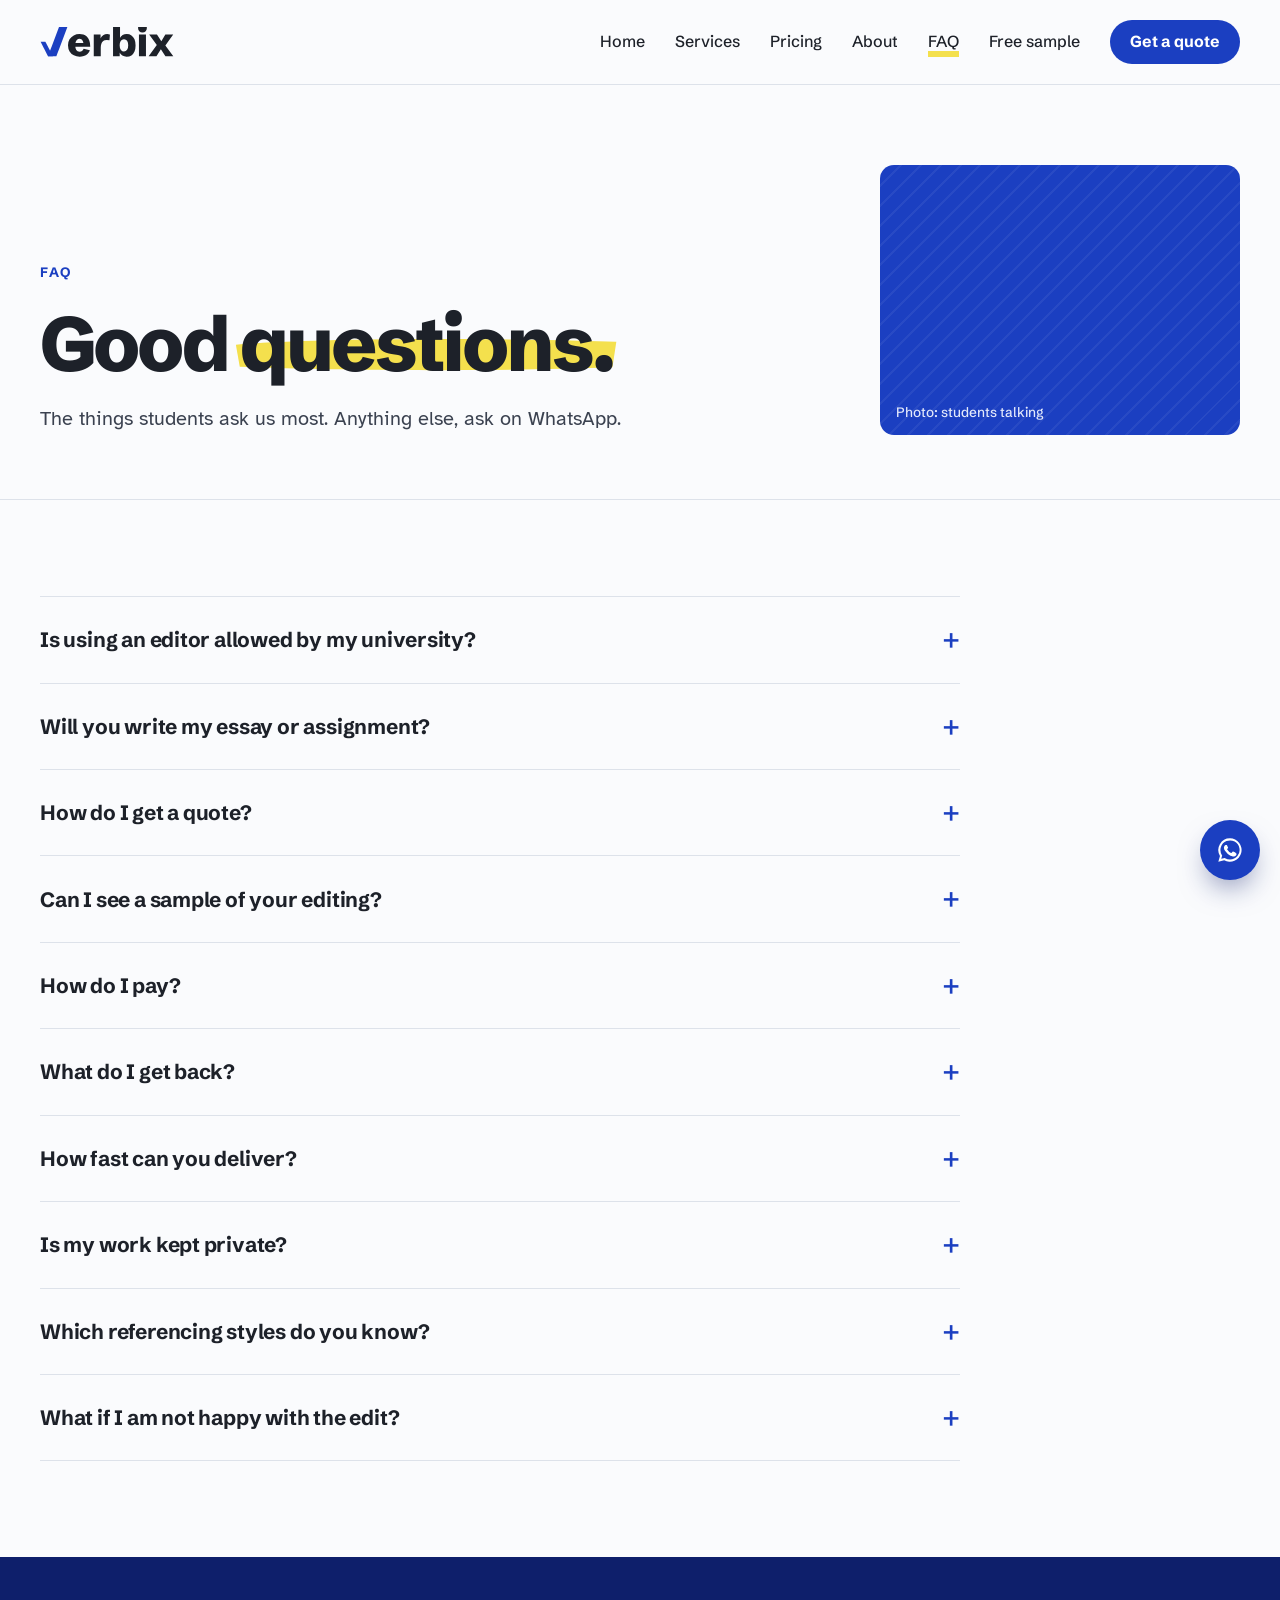
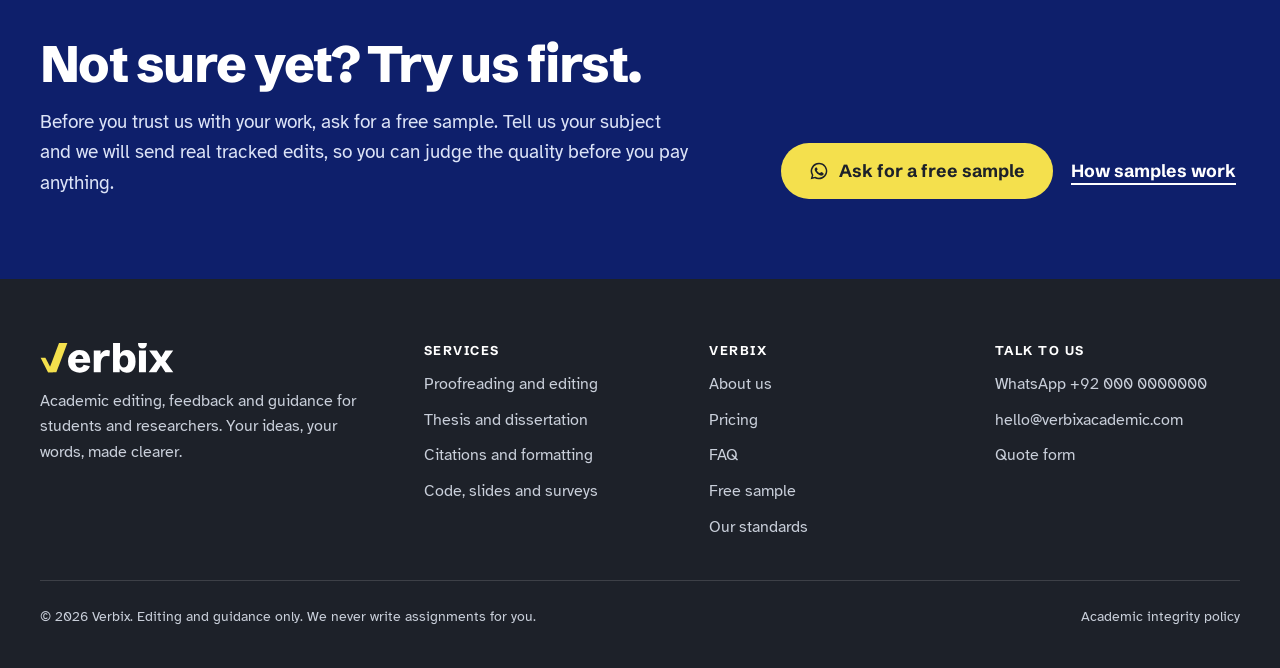
<file: faq.html>
<!doctype html>
<html lang="en">
<head>
<meta charset="utf-8">
<meta name="viewport" content="width=device-width, initial-scale=1">
<title>FAQ | Verbix academic editing</title>
<meta name="description" content="Answers about quotes, payment, delivery, samples, privacy and academic integrity.">
<meta property="og:title" content="FAQ | Verbix academic editing">
<meta property="og:description" content="Answers about quotes, payment, delivery, samples, privacy and academic integrity.">
<meta name="theme-color" content="#1B3FC1">
<link rel="icon" href="assets/logo/mark.svg" type="image/svg+xml">
<link rel="preconnect" href="https://fonts.googleapis.com">
<link rel="preconnect" href="https://fonts.gstatic.com" crossorigin>
<link rel="stylesheet" href="https://fonts.googleapis.com/css2?family=Schibsted+Grotesk:wght@500;700;800;900&amp;family=Atkinson+Hyperlegible:ital,wght@0,400;0,700;1,400&amp;display=swap">
<link rel="stylesheet" href="assets/css/site.css">
</head>
<body>
<a class="skip" href="#main">Skip to content</a>
<header class="site-head">
  <div class="wrap">
    <a class="logo" href="index.html" aria-label="Verbix home"><img src="assets/logo/wordmark-primary.svg" alt="Verbix" width="128" height="30"></a>
    <button class="menu-btn" type="button" aria-expanded="false" aria-controls="nav">Menu</button>
    <nav class="nav" id="nav" aria-label="Main"><a href="index.html">Home</a><a href="services.html">Services</a><a href="pricing.html">Pricing</a><a href="about.html">About</a><a href="faq.html" aria-current="page">FAQ</a><a href="samples.html">Free sample</a><a class="btn btn-blue" href="contact.html">Get a quote</a></nav>
  </div>
</header>
<main id="main">

<section class="page-head">
  <div class="wrap"><div class="copy">
    <p class="kicker">FAQ</p>
    <h1>Good <span class="hl"><svg aria-hidden="true" viewBox="0 0 300 60" preserveAspectRatio="none"><path d="M3 14 C 60 4, 180 2, 297 9 L 294 50 C 210 57, 80 55, 6 49 Z" fill="#F4E04D"/></svg>questions.</span></h1>
    <p class="lead">The things students ask us most. Anything else, ask on WhatsApp.</p>
  </div>
  <div class="photo"><span>Photo: students talking</span><img src="https://images.unsplash.com/photo-1543269865-cbf427effbad?auto=format&fit=crop&w=1200&q=70" alt="A group of students talking at a cafe table" loading="lazy" onerror="this.remove()"></div>
  </div>
</section>
<section class="section"><div class="wrap"><div class="faq" style="max-width:920px"><details class="rv"><summary>Is using an editor allowed by my university?</summary><div><p>Most universities allow proofreading and editing that does not change your ideas or arguments. Some set limits, so check your handbook. Our editing is designed to stay within the usual university guidelines for third-party proofreading.</p></div></details><details class="rv"><summary>Will you write my essay or assignment?</summary><div><p>No. We edit and give feedback on work you have written. We do not write new content for you to submit. See <a href="integrity.html">our standards</a>.</p></div></details><details class="rv"><summary>How do I get a quote?</summary><div><p>Send your file on <a href="https://wa.me/920000000000?text=Hi%20Verbix%2C%20I%20would%20like%20a%20quote%20for%20my%20document.">WhatsApp</a> or to <a href="mailto:hello@verbixacademic.com">hello@verbixacademic.com</a>, with your deadline and the service you want. You will get a fixed price and delivery date within 2 hours.</p></div></details><details class="rv"><summary>Can I see a sample of your editing?</summary><div><p>Yes, and it is free. Tell us your subject and level, and we will send a short excerpt of real tracked edits in that field, so you can judge our work before you trust us with yours. We do not publish samples online to protect our clients’ work. <a href="samples.html">How samples work</a>.</p></div></details><details class="rv"><summary>How do I pay?</summary><div><p>Once you accept the quote, we send the payment options with it. You pay before the edit starts, and the price never changes after you agree.</p></div></details><details class="rv"><summary>What do I get back?</summary><div><p>Your document with every change tracked, margin comments explaining important edits, and a clean copy with all changes accepted. Feedback plans also include a short written report.</p></div></details><details class="rv"><summary>How fast can you deliver?</summary><div><p>Standard delivery is 5 days. 48-hour delivery costs 50% more and 24-hour delivery costs double, subject to availability.</p></div></details><details class="rv"><summary>Is my work kept private?</summary><div><p>Yes. Your file is only used for your order. We never share, sell or reuse it, and we delete it on request.</p></div></details><details class="rv"><summary>Which referencing styles do you know?</summary><div><p>APA 7, MLA, Harvard and Chicago, plus most university variations of Harvard. Send your style guide if your department has one.</p></div></details><details class="rv"><summary>What if I am not happy with the edit?</summary><div><p>Tell us within 7 days. We will review the parts you are unsure about and revise them at no cost.</p></div></details></div></div></section>


<section class="cta band-night">
  <div class="wrap">
    <div class="copy rv">
      <h2>Not sure yet? Try us first.</h2>
      <p>Before you trust us with your work, ask for a free sample. Tell us your subject and we will send real tracked edits, so you can judge the quality before you pay anything.</p>
    </div>
    <div class="actions rv">
      <a class="btn btn-yellow" href="https://wa.me/920000000000?text=Hi%20Verbix%2C%20could%20I%20see%20a%20sample%20edit%20for%20my%20subject?"><svg viewBox="0 0 24 24" aria-hidden="true" fill="currentColor"><path d="M12 2a10 10 0 0 0-8.6 15.1L2 22l5-1.3A10 10 0 1 0 12 2Zm0 18.2a8.2 8.2 0 0 1-4.2-1.2l-.3-.2-3 .8.8-2.9-.2-.3A8.2 8.2 0 1 1 12 20.2Zm4.5-6.1c-.2-.1-1.5-.7-1.7-.8-.2-.1-.4-.1-.6.1l-.8 1c-.1.2-.3.2-.5.1a6.7 6.7 0 0 1-3.3-2.9c-.3-.4.2-.4.7-1.3.1-.2 0-.3 0-.4l-.8-1.8c-.2-.5-.4-.4-.6-.4h-.5a1 1 0 0 0-.7.3 3 3 0 0 0-.9 2.2 5.2 5.2 0 0 0 1.1 2.7 11.8 11.8 0 0 0 4.5 4c1.7.7 2.3.8 3.2.6a2.7 2.7 0 0 0 1.8-1.2 2.2 2.2 0 0 0 .1-1.3c0-.1-.2-.2-.4-.3Z"/></svg>Ask for a free sample</a>
      <a class="btn btn-text" style="color:#fff" href="samples.html">How samples work</a>
    </div>
  </div>
</section>
</main>
<footer class="site-foot">
  <div class="wrap">
    <div class="brand" style="display:flex;flex-direction:column;gap:16px">
      <img src="assets/logo/wordmark-reverse.svg" alt="Verbix" width="128" height="30" style="height:30px;width:auto;align-self:flex-start">
      <p style="max-width:22em">Academic editing, feedback and guidance for students and researchers. Your ideas, your words, made clearer.</p>
    </div>
    <div><h3>Services</h3><ul>
      <li><a href="services.html#language">Proofreading and editing</a></li>
      <li><a href="services.html#structure">Thesis and dissertation</a></li>
      <li><a href="services.html#format">Citations and formatting</a></li>
      <li><a href="services.html#technical">Code, slides and surveys</a></li>
    </ul></div>
    <div><h3>Verbix</h3><ul>
      <li><a href="about.html">About us</a></li>
      <li><a href="pricing.html">Pricing</a></li>
      <li><a href="faq.html">FAQ</a></li>
      <li><a href="samples.html">Free sample</a></li>
      <li><a href="integrity.html">Our standards</a></li>
    </ul></div>
    <div><h3>Talk to us</h3><ul>
      <li><a href="https://wa.me/920000000000?text=Hi%20Verbix%2C%20I%20would%20like%20a%20quote%20for%20my%20document.">WhatsApp +92 000 0000000</a></li>
      <li><a href="mailto:hello@verbixacademic.com">hello@verbixacademic.com</a></li>
      <li><a href="contact.html">Quote form</a></li>
    </ul></div>
    <div class="legal"><span>&copy; 2026 Verbix. Editing and guidance only. We never write assignments for you.</span><span><a href="integrity.html">Academic integrity policy</a></span></div>
  </div>
</footer>
<a class="wa-float" href="https://wa.me/920000000000?text=Hi%20Verbix%2C%20I%20would%20like%20a%20quote%20for%20my%20document." aria-label="Chat with Verbix on WhatsApp" style="color:#fff"><svg viewBox="0 0 24 24" aria-hidden="true" fill="currentColor"><path d="M12 2a10 10 0 0 0-8.6 15.1L2 22l5-1.3A10 10 0 1 0 12 2Zm0 18.2a8.2 8.2 0 0 1-4.2-1.2l-.3-.2-3 .8.8-2.9-.2-.3A8.2 8.2 0 1 1 12 20.2Zm4.5-6.1c-.2-.1-1.5-.7-1.7-.8-.2-.1-.4-.1-.6.1l-.8 1c-.1.2-.3.2-.5.1a6.7 6.7 0 0 1-3.3-2.9c-.3-.4.2-.4.7-1.3.1-.2 0-.3 0-.4l-.8-1.8c-.2-.5-.4-.4-.6-.4h-.5a1 1 0 0 0-.7.3 3 3 0 0 0-.9 2.2 5.2 5.2 0 0 0 1.1 2.7 11.8 11.8 0 0 0 4.5 4c1.7.7 2.3.8 3.2.6a2.7 2.7 0 0 0 1.8-1.2 2.2 2.2 0 0 0 .1-1.3c0-.1-.2-.2-.4-.3Z"/></svg></a>
<script src="assets/js/site.js" defer></script>
</body>
</html>
</file>
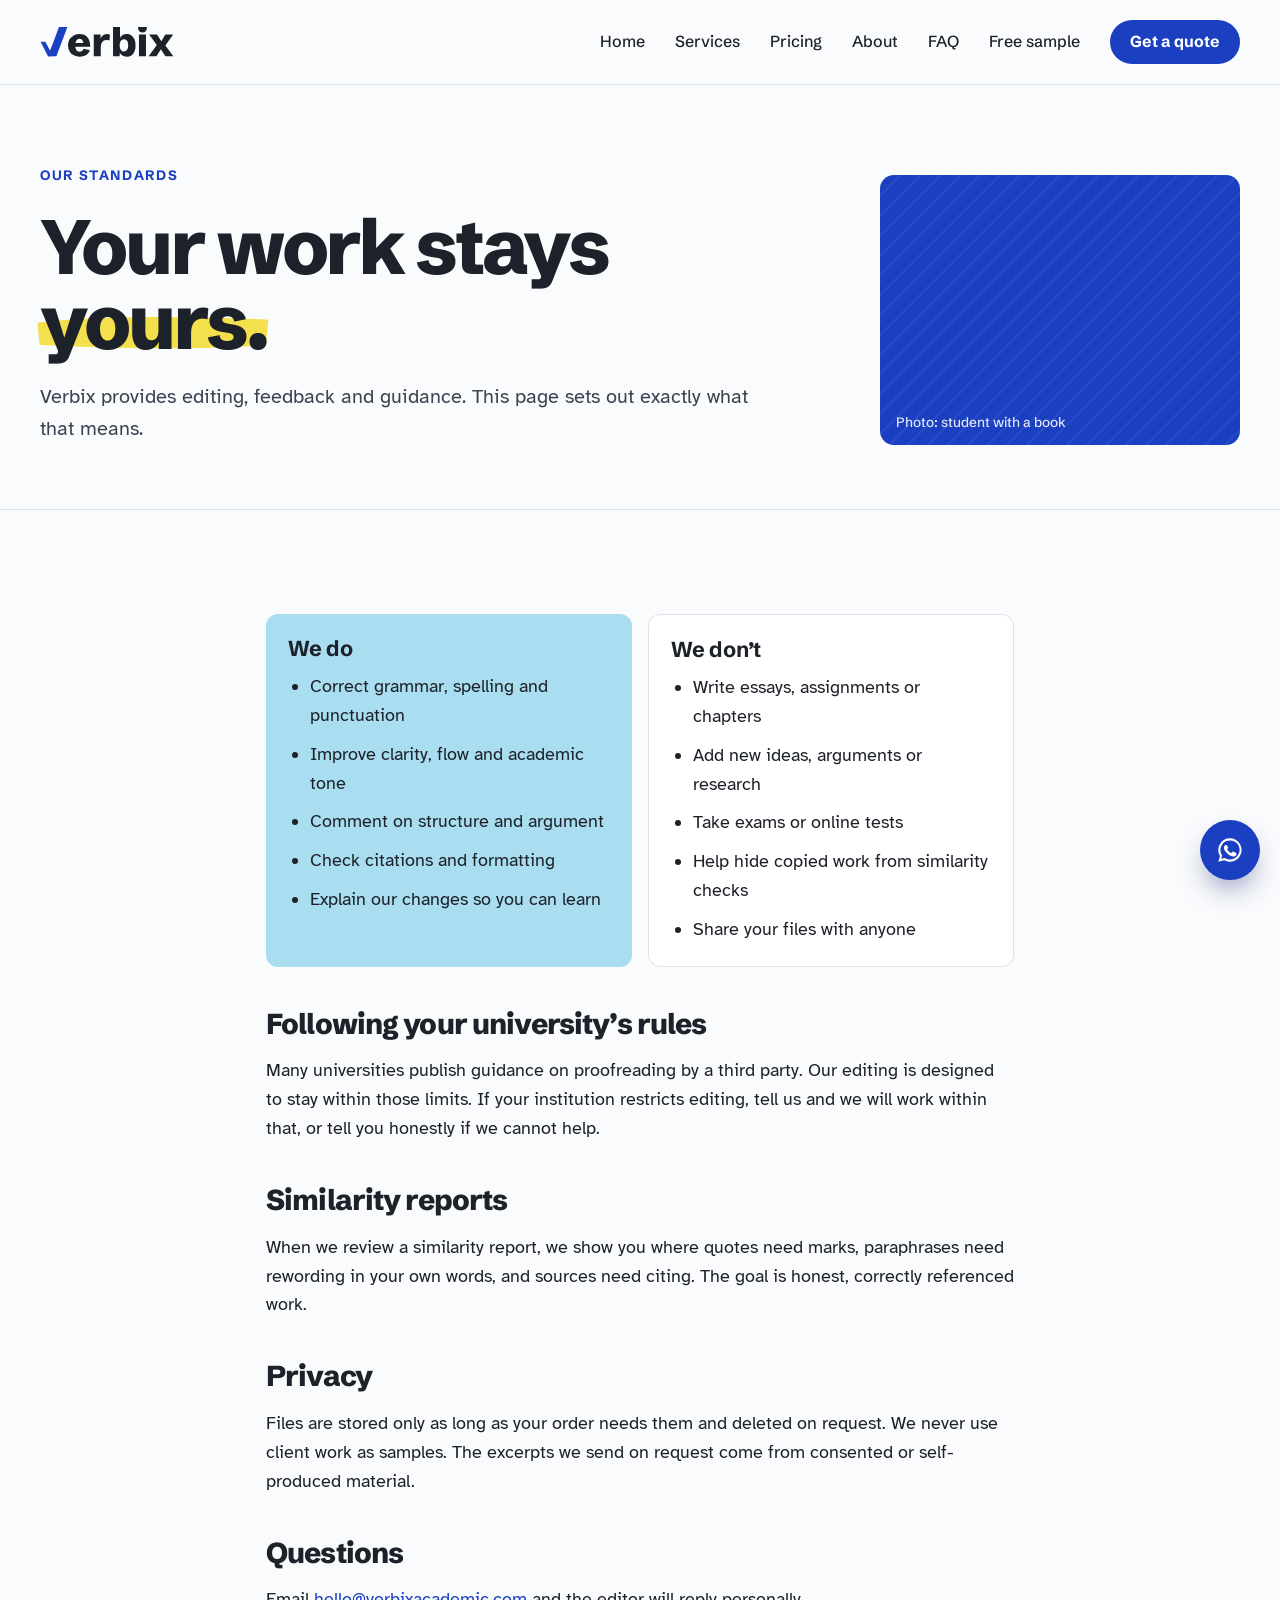
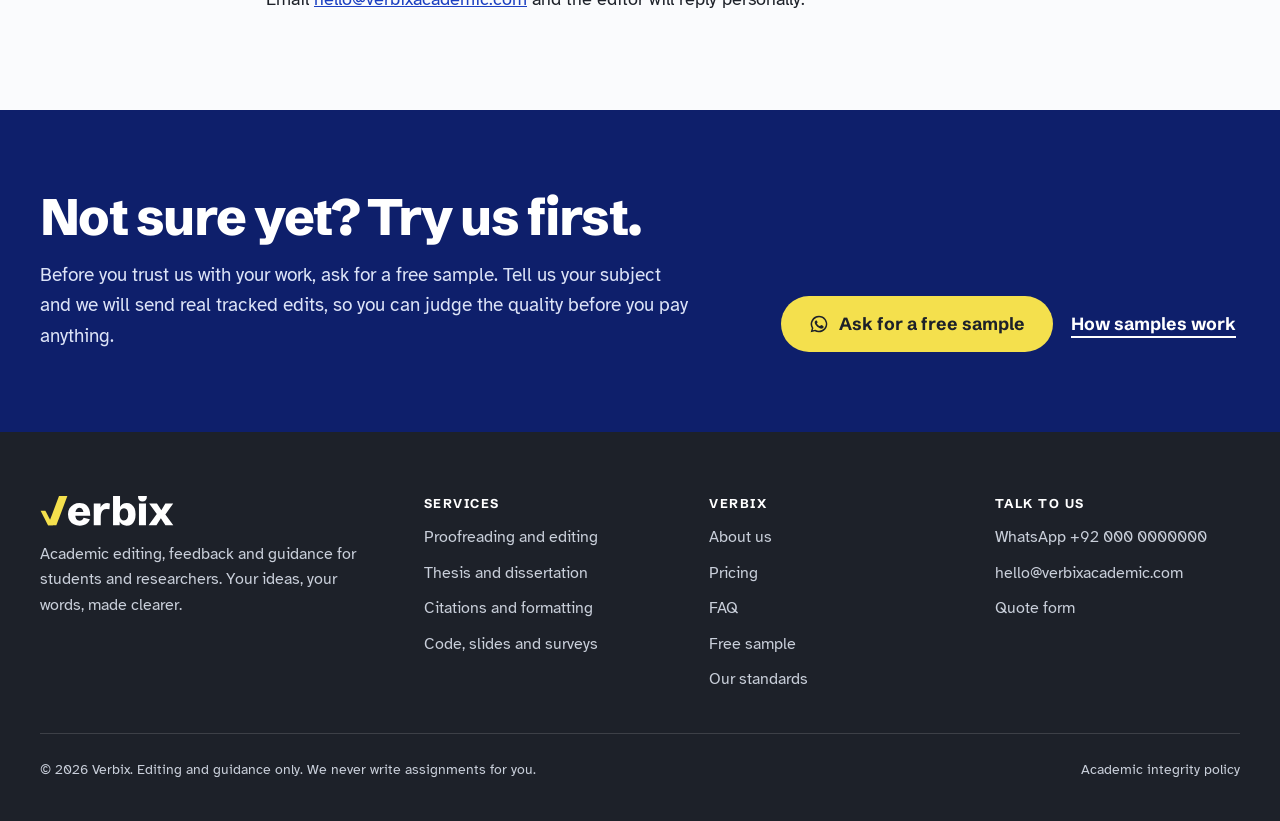
<file: integrity.html>
<!doctype html>
<html lang="en">
<head>
<meta charset="utf-8">
<meta name="viewport" content="width=device-width, initial-scale=1">
<title>Our standards | Verbix academic editing</title>
<meta name="description" content="Verbix offers editing, feedback and guidance only. Read what we do, what we never do and how we protect your privacy.">
<meta property="og:title" content="Our standards | Verbix academic editing">
<meta property="og:description" content="Verbix offers editing, feedback and guidance only. Read what we do, what we never do and how we protect your privacy.">
<meta name="theme-color" content="#1B3FC1">
<link rel="icon" href="assets/logo/mark.svg" type="image/svg+xml">
<link rel="preconnect" href="https://fonts.googleapis.com">
<link rel="preconnect" href="https://fonts.gstatic.com" crossorigin>
<link rel="stylesheet" href="https://fonts.googleapis.com/css2?family=Schibsted+Grotesk:wght@500;700;800;900&amp;family=Atkinson+Hyperlegible:ital,wght@0,400;0,700;1,400&amp;display=swap">
<link rel="stylesheet" href="assets/css/site.css">
</head>
<body>
<a class="skip" href="#main">Skip to content</a>
<header class="site-head">
  <div class="wrap">
    <a class="logo" href="index.html" aria-label="Verbix home"><img src="assets/logo/wordmark-primary.svg" alt="Verbix" width="128" height="30"></a>
    <button class="menu-btn" type="button" aria-expanded="false" aria-controls="nav">Menu</button>
    <nav class="nav" id="nav" aria-label="Main"><a href="index.html">Home</a><a href="services.html">Services</a><a href="pricing.html">Pricing</a><a href="about.html">About</a><a href="faq.html">FAQ</a><a href="samples.html">Free sample</a><a class="btn btn-blue" href="contact.html">Get a quote</a></nav>
  </div>
</header>
<main id="main">

<section class="page-head">
  <div class="wrap"><div class="copy">
    <p class="kicker">Our standards</p>
    <h1>Your work stays <span class="hl"><svg aria-hidden="true" viewBox="0 0 300 60" preserveAspectRatio="none"><path d="M3 14 C 60 4, 180 2, 297 9 L 294 50 C 210 57, 80 55, 6 49 Z" fill="#F4E04D"/></svg>yours.</span></h1>
    <p class="lead">Verbix provides editing, feedback and guidance. This page sets out exactly what that means.</p>
  </div>
  <div class="photo"><span>Photo: student with a book</span><img src="https://images.unsplash.com/photo-1529007196863-d07650a3f0ea?auto=format&fit=crop&w=1200&q=70" alt="A student holding a book in a library" loading="lazy" onerror="this.remove()"></div>
  </div>
</section>
<section class="section">
  <div class="wrap policy">
    <div class="do-dont rv">
      <div class="yes"><h3>We do</h3><ul>
        <li>Correct grammar, spelling and punctuation</li>
        <li>Improve clarity, flow and academic tone</li>
        <li>Comment on structure and argument</li>
        <li>Check citations and formatting</li>
        <li>Explain our changes so you can learn</li>
      </ul></div>
      <div class="no"><h3>We don&rsquo;t</h3><ul>
        <li>Write essays, assignments or chapters</li>
        <li>Add new ideas, arguments or research</li>
        <li>Take exams or online tests</li>
        <li>Help hide copied work from similarity checks</li>
        <li>Share your files with anyone</li>
      </ul></div>
    </div>
    <h2>Following your university&rsquo;s rules</h2>
    <p>Many universities publish guidance on proofreading by a third party. Our editing is designed to stay within those limits. If your institution restricts editing, tell us and we will work within that, or tell you honestly if we cannot help.</p>
    <h2>Similarity reports</h2>
    <p>When we review a similarity report, we show you where quotes need marks, paraphrases need rewording in your own words, and sources need citing. The goal is honest, correctly referenced work.</p>
    <h2>Privacy</h2>
    <p>Files are stored only as long as your order needs them and deleted on request. We never use client work as samples. The excerpts we send on request come from consented or self-produced material.</p>
    <h2>Questions</h2>
    <p>Email <a href="mailto:hello@verbixacademic.com">hello@verbixacademic.com</a> and the editor will reply personally.</p>
  </div>
</section>


<section class="cta band-night">
  <div class="wrap">
    <div class="copy rv">
      <h2>Not sure yet? Try us first.</h2>
      <p>Before you trust us with your work, ask for a free sample. Tell us your subject and we will send real tracked edits, so you can judge the quality before you pay anything.</p>
    </div>
    <div class="actions rv">
      <a class="btn btn-yellow" href="https://wa.me/920000000000?text=Hi%20Verbix%2C%20could%20I%20see%20a%20sample%20edit%20for%20my%20subject?"><svg viewBox="0 0 24 24" aria-hidden="true" fill="currentColor"><path d="M12 2a10 10 0 0 0-8.6 15.1L2 22l5-1.3A10 10 0 1 0 12 2Zm0 18.2a8.2 8.2 0 0 1-4.2-1.2l-.3-.2-3 .8.8-2.9-.2-.3A8.2 8.2 0 1 1 12 20.2Zm4.5-6.1c-.2-.1-1.5-.7-1.7-.8-.2-.1-.4-.1-.6.1l-.8 1c-.1.2-.3.2-.5.1a6.7 6.7 0 0 1-3.3-2.9c-.3-.4.2-.4.7-1.3.1-.2 0-.3 0-.4l-.8-1.8c-.2-.5-.4-.4-.6-.4h-.5a1 1 0 0 0-.7.3 3 3 0 0 0-.9 2.2 5.2 5.2 0 0 0 1.1 2.7 11.8 11.8 0 0 0 4.5 4c1.7.7 2.3.8 3.2.6a2.7 2.7 0 0 0 1.8-1.2 2.2 2.2 0 0 0 .1-1.3c0-.1-.2-.2-.4-.3Z"/></svg>Ask for a free sample</a>
      <a class="btn btn-text" style="color:#fff" href="samples.html">How samples work</a>
    </div>
  </div>
</section>
</main>
<footer class="site-foot">
  <div class="wrap">
    <div class="brand" style="display:flex;flex-direction:column;gap:16px">
      <img src="assets/logo/wordmark-reverse.svg" alt="Verbix" width="128" height="30" style="height:30px;width:auto;align-self:flex-start">
      <p style="max-width:22em">Academic editing, feedback and guidance for students and researchers. Your ideas, your words, made clearer.</p>
    </div>
    <div><h3>Services</h3><ul>
      <li><a href="services.html#language">Proofreading and editing</a></li>
      <li><a href="services.html#structure">Thesis and dissertation</a></li>
      <li><a href="services.html#format">Citations and formatting</a></li>
      <li><a href="services.html#technical">Code, slides and surveys</a></li>
    </ul></div>
    <div><h3>Verbix</h3><ul>
      <li><a href="about.html">About us</a></li>
      <li><a href="pricing.html">Pricing</a></li>
      <li><a href="faq.html">FAQ</a></li>
      <li><a href="samples.html">Free sample</a></li>
      <li><a href="integrity.html">Our standards</a></li>
    </ul></div>
    <div><h3>Talk to us</h3><ul>
      <li><a href="https://wa.me/920000000000?text=Hi%20Verbix%2C%20I%20would%20like%20a%20quote%20for%20my%20document.">WhatsApp +92 000 0000000</a></li>
      <li><a href="mailto:hello@verbixacademic.com">hello@verbixacademic.com</a></li>
      <li><a href="contact.html">Quote form</a></li>
    </ul></div>
    <div class="legal"><span>&copy; 2026 Verbix. Editing and guidance only. We never write assignments for you.</span><span><a href="integrity.html">Academic integrity policy</a></span></div>
  </div>
</footer>
<a class="wa-float" href="https://wa.me/920000000000?text=Hi%20Verbix%2C%20I%20would%20like%20a%20quote%20for%20my%20document." aria-label="Chat with Verbix on WhatsApp" style="color:#fff"><svg viewBox="0 0 24 24" aria-hidden="true" fill="currentColor"><path d="M12 2a10 10 0 0 0-8.6 15.1L2 22l5-1.3A10 10 0 1 0 12 2Zm0 18.2a8.2 8.2 0 0 1-4.2-1.2l-.3-.2-3 .8.8-2.9-.2-.3A8.2 8.2 0 1 1 12 20.2Zm4.5-6.1c-.2-.1-1.5-.7-1.7-.8-.2-.1-.4-.1-.6.1l-.8 1c-.1.2-.3.2-.5.1a6.7 6.7 0 0 1-3.3-2.9c-.3-.4.2-.4.7-1.3.1-.2 0-.3 0-.4l-.8-1.8c-.2-.5-.4-.4-.6-.4h-.5a1 1 0 0 0-.7.3 3 3 0 0 0-.9 2.2 5.2 5.2 0 0 0 1.1 2.7 11.8 11.8 0 0 0 4.5 4c1.7.7 2.3.8 3.2.6a2.7 2.7 0 0 0 1.8-1.2 2.2 2.2 0 0 0 .1-1.3c0-.1-.2-.2-.4-.3Z"/></svg></a>
<script src="assets/js/site.js" defer></script>
</body>
</html>
</file>
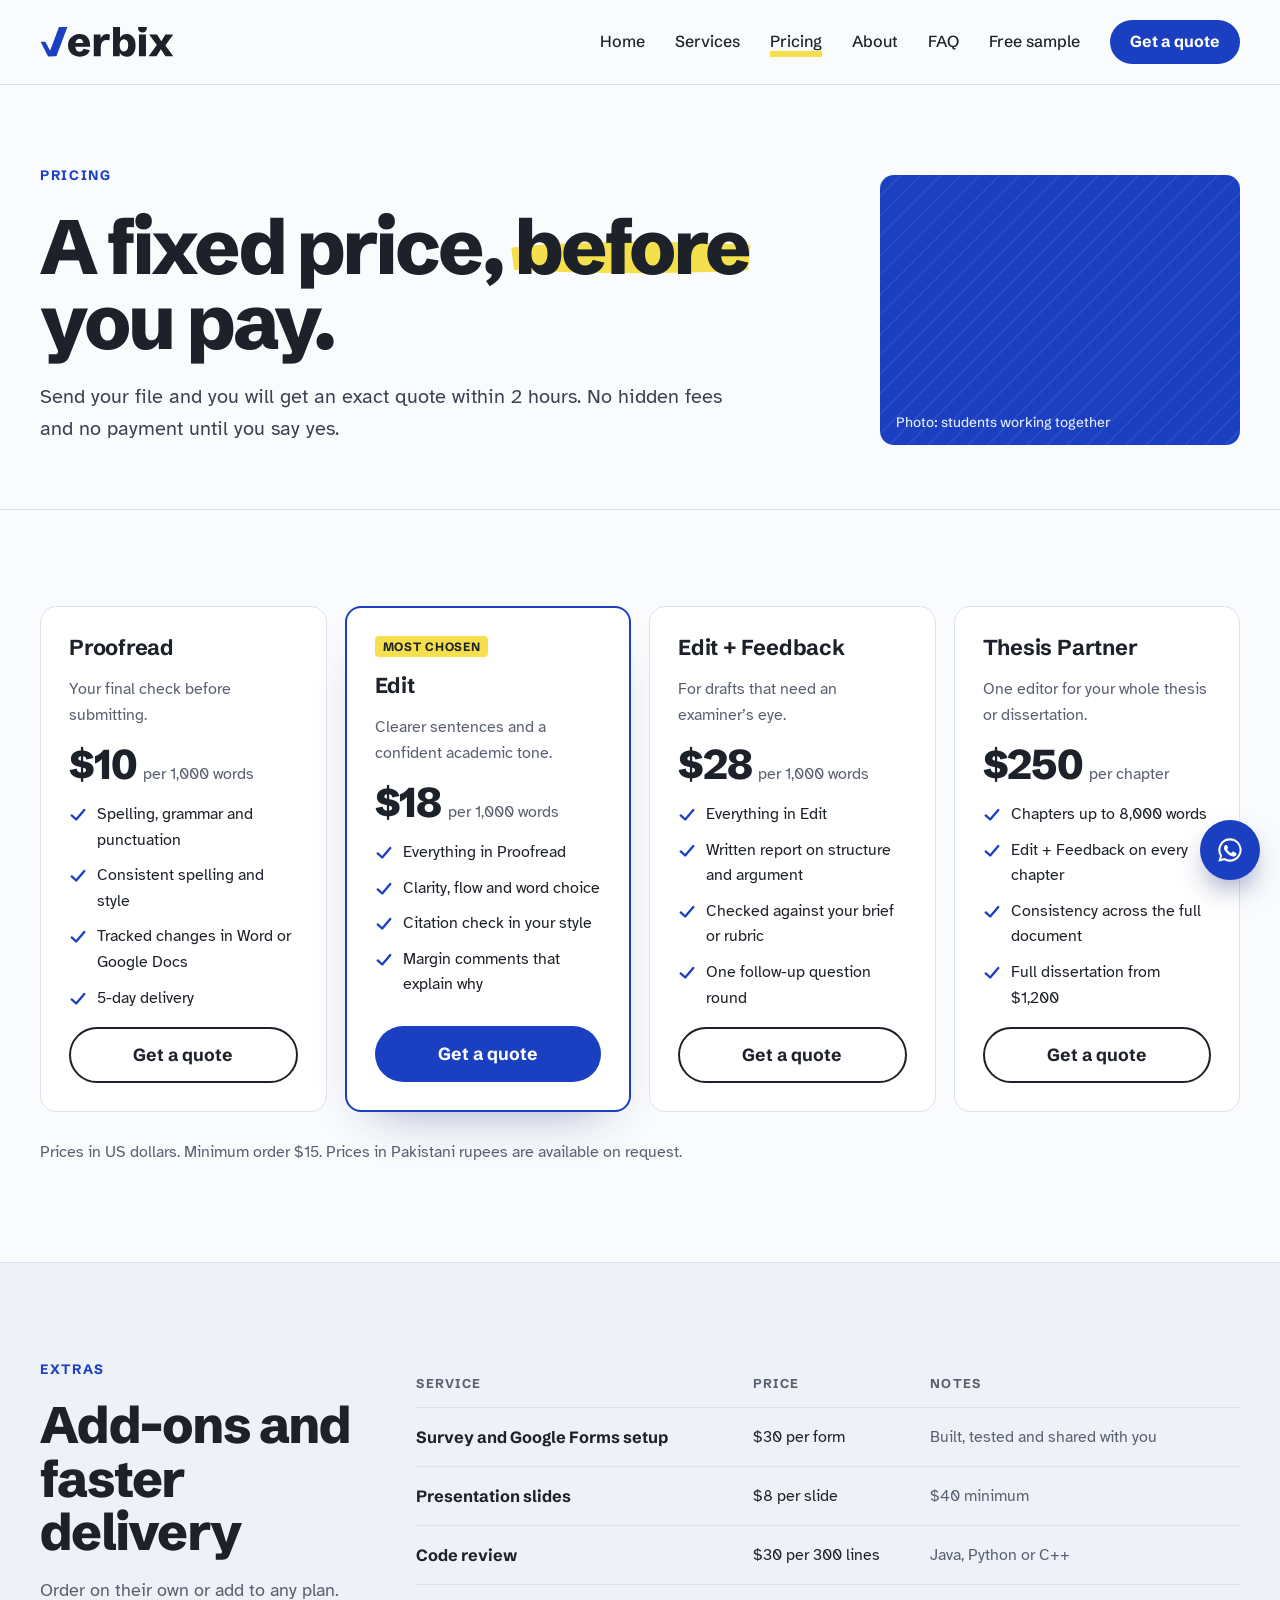
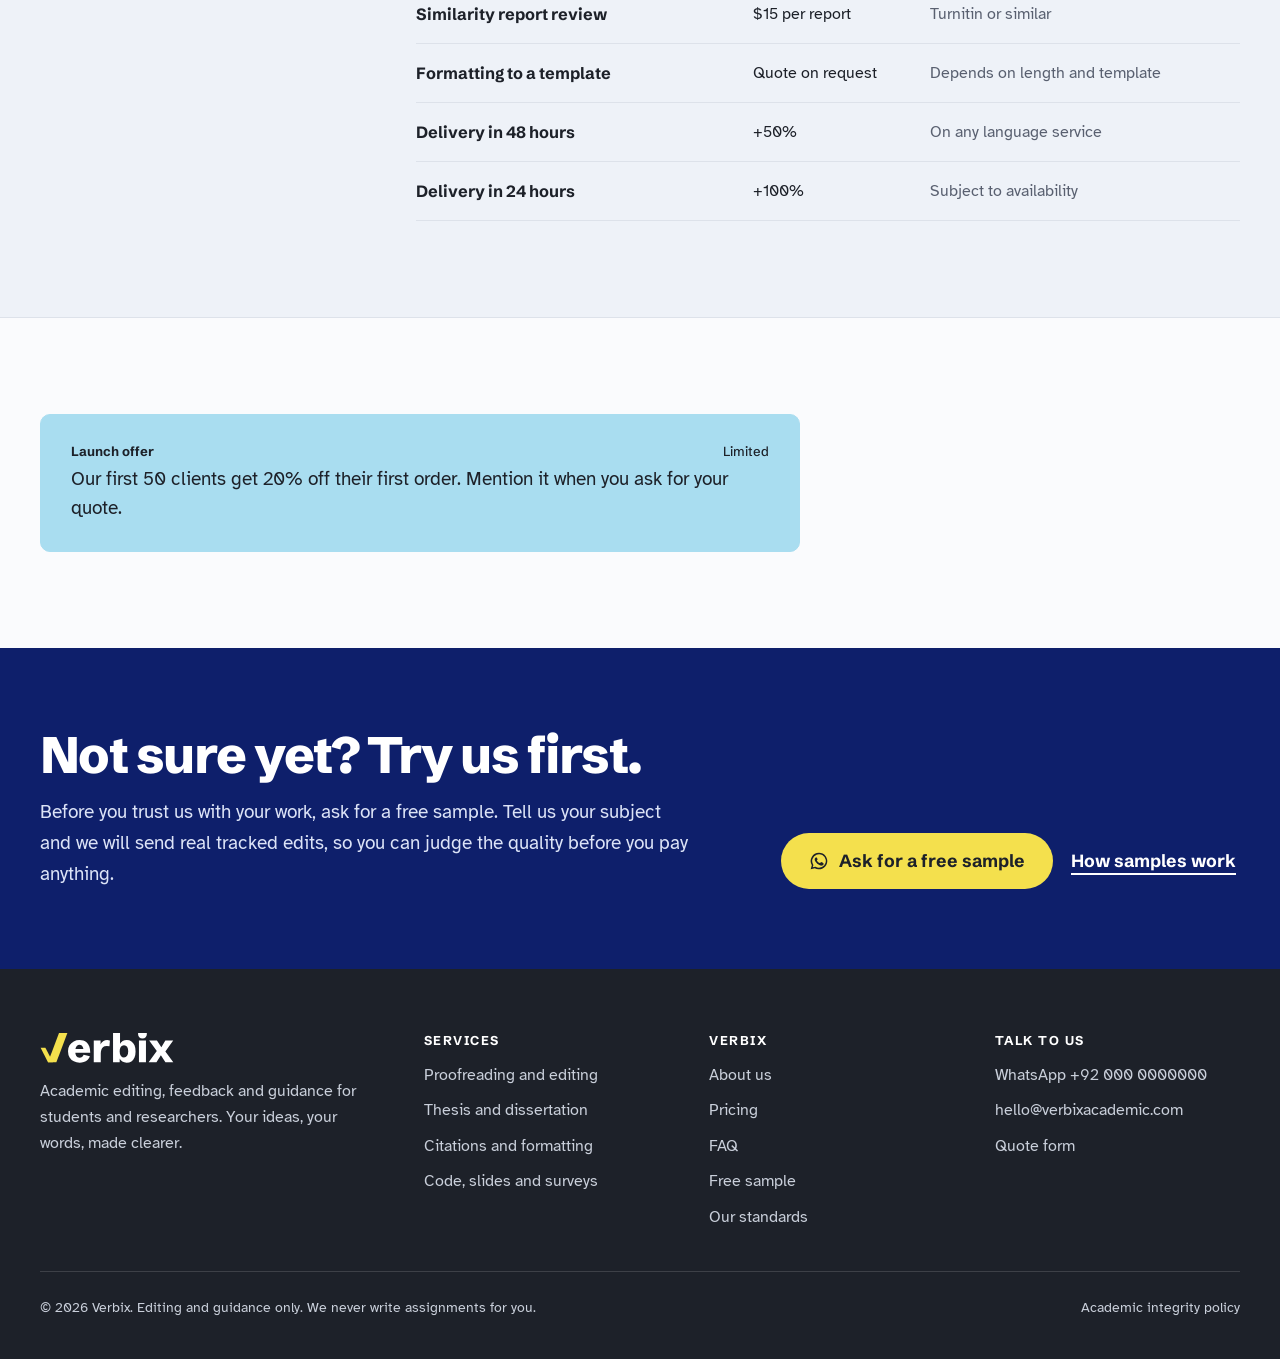
<file: pricing.html>
<!doctype html>
<html lang="en">
<head>
<meta charset="utf-8">
<meta name="viewport" content="width=device-width, initial-scale=1">
<title>Pricing | Verbix academic editing</title>
<meta name="description" content="Proofreading from $10, editing from $18 and feedback from $28 per 1,000 words. Fixed quote within 2 hours.">
<meta property="og:title" content="Pricing | Verbix academic editing">
<meta property="og:description" content="Proofreading from $10, editing from $18 and feedback from $28 per 1,000 words. Fixed quote within 2 hours.">
<meta name="theme-color" content="#1B3FC1">
<link rel="icon" href="assets/logo/mark.svg" type="image/svg+xml">
<link rel="preconnect" href="https://fonts.googleapis.com">
<link rel="preconnect" href="https://fonts.gstatic.com" crossorigin>
<link rel="stylesheet" href="https://fonts.googleapis.com/css2?family=Schibsted+Grotesk:wght@500;700;800;900&amp;family=Atkinson+Hyperlegible:ital,wght@0,400;0,700;1,400&amp;display=swap">
<link rel="stylesheet" href="assets/css/site.css">
</head>
<body>
<a class="skip" href="#main">Skip to content</a>
<header class="site-head">
  <div class="wrap">
    <a class="logo" href="index.html" aria-label="Verbix home"><img src="assets/logo/wordmark-primary.svg" alt="Verbix" width="128" height="30"></a>
    <button class="menu-btn" type="button" aria-expanded="false" aria-controls="nav">Menu</button>
    <nav class="nav" id="nav" aria-label="Main"><a href="index.html">Home</a><a href="services.html">Services</a><a href="pricing.html" aria-current="page">Pricing</a><a href="about.html">About</a><a href="faq.html">FAQ</a><a href="samples.html">Free sample</a><a class="btn btn-blue" href="contact.html">Get a quote</a></nav>
  </div>
</header>
<main id="main">

<section class="page-head">
  <div class="wrap">
    <div class="copy">
      <p class="kicker">Pricing</p>
      <h1>A fixed price, <span class="hl"><svg aria-hidden="true" viewBox="0 0 300 60" preserveAspectRatio="none"><path d="M3 14 C 60 4, 180 2, 297 9 L 294 50 C 210 57, 80 55, 6 49 Z" fill="#F4E04D"/></svg>before</span> you pay.</h1>
      <p class="lead">Send your file and you will get an exact quote within 2 hours. No hidden fees and no payment until you say yes.</p>
    </div>
    <div class="photo"><span>Photo: students working together</span><img src="https://images.unsplash.com/photo-1517048676732-d65bc937f952?auto=format&fit=crop&w=1200&q=70" alt="Students working through papers together at a table" loading="lazy" onerror="this.remove()"></div>
  </div>
</section>
<section class="section">
  <div class="wrap">
    <div class="plans"><div class="plan rv"><h3>Proofread</h3><p class="muted" style="font-size:1rem">Your final check before submitting.</p><p class="price">$10 <small>per 1,000 words</small></p><ul><li><svg viewBox="0 0 20 20" aria-hidden="true"><path d="M3 10.5 8 15 17 4.5" fill="none" stroke="#1B3FC1" stroke-width="2.6" stroke-linecap="round" stroke-linejoin="round"/></svg><span>Spelling, grammar and punctuation</span></li><li><svg viewBox="0 0 20 20" aria-hidden="true"><path d="M3 10.5 8 15 17 4.5" fill="none" stroke="#1B3FC1" stroke-width="2.6" stroke-linecap="round" stroke-linejoin="round"/></svg><span>Consistent spelling and style</span></li><li><svg viewBox="0 0 20 20" aria-hidden="true"><path d="M3 10.5 8 15 17 4.5" fill="none" stroke="#1B3FC1" stroke-width="2.6" stroke-linecap="round" stroke-linejoin="round"/></svg><span>Tracked changes in Word or Google Docs</span></li><li><svg viewBox="0 0 20 20" aria-hidden="true"><path d="M3 10.5 8 15 17 4.5" fill="none" stroke="#1B3FC1" stroke-width="2.6" stroke-linecap="round" stroke-linejoin="round"/></svg><span>5-day delivery</span></li></ul><a class="btn btn-line" href="https://wa.me/920000000000?text=Hi%20Verbix%2C%20I%20would%20like%20a%20quote%20for%20Proofread.">Get a quote</a></div><div class="plan pick rv"><span class="tag" style="align-self:flex-start">Most chosen</span><h3>Edit</h3><p class="muted" style="font-size:1rem">Clearer sentences and a confident academic tone.</p><p class="price">$18 <small>per 1,000 words</small></p><ul><li><svg viewBox="0 0 20 20" aria-hidden="true"><path d="M3 10.5 8 15 17 4.5" fill="none" stroke="#1B3FC1" stroke-width="2.6" stroke-linecap="round" stroke-linejoin="round"/></svg><span>Everything in Proofread</span></li><li><svg viewBox="0 0 20 20" aria-hidden="true"><path d="M3 10.5 8 15 17 4.5" fill="none" stroke="#1B3FC1" stroke-width="2.6" stroke-linecap="round" stroke-linejoin="round"/></svg><span>Clarity, flow and word choice</span></li><li><svg viewBox="0 0 20 20" aria-hidden="true"><path d="M3 10.5 8 15 17 4.5" fill="none" stroke="#1B3FC1" stroke-width="2.6" stroke-linecap="round" stroke-linejoin="round"/></svg><span>Citation check in your style</span></li><li><svg viewBox="0 0 20 20" aria-hidden="true"><path d="M3 10.5 8 15 17 4.5" fill="none" stroke="#1B3FC1" stroke-width="2.6" stroke-linecap="round" stroke-linejoin="round"/></svg><span>Margin comments that explain why</span></li></ul><a class="btn btn-blue" href="https://wa.me/920000000000?text=Hi%20Verbix%2C%20I%20would%20like%20a%20quote%20for%20Edit.">Get a quote</a></div><div class="plan rv"><h3>Edit + Feedback</h3><p class="muted" style="font-size:1rem">For drafts that need an examiner’s eye.</p><p class="price">$28 <small>per 1,000 words</small></p><ul><li><svg viewBox="0 0 20 20" aria-hidden="true"><path d="M3 10.5 8 15 17 4.5" fill="none" stroke="#1B3FC1" stroke-width="2.6" stroke-linecap="round" stroke-linejoin="round"/></svg><span>Everything in Edit</span></li><li><svg viewBox="0 0 20 20" aria-hidden="true"><path d="M3 10.5 8 15 17 4.5" fill="none" stroke="#1B3FC1" stroke-width="2.6" stroke-linecap="round" stroke-linejoin="round"/></svg><span>Written report on structure and argument</span></li><li><svg viewBox="0 0 20 20" aria-hidden="true"><path d="M3 10.5 8 15 17 4.5" fill="none" stroke="#1B3FC1" stroke-width="2.6" stroke-linecap="round" stroke-linejoin="round"/></svg><span>Checked against your brief or rubric</span></li><li><svg viewBox="0 0 20 20" aria-hidden="true"><path d="M3 10.5 8 15 17 4.5" fill="none" stroke="#1B3FC1" stroke-width="2.6" stroke-linecap="round" stroke-linejoin="round"/></svg><span>One follow-up question round</span></li></ul><a class="btn btn-line" href="https://wa.me/920000000000?text=Hi%20Verbix%2C%20I%20would%20like%20a%20quote%20for%20Edit%20+%20Feedback.">Get a quote</a></div><div class="plan rv"><h3>Thesis Partner</h3><p class="muted" style="font-size:1rem">One editor for your whole thesis or dissertation.</p><p class="price">$250 <small>per chapter</small></p><ul><li><svg viewBox="0 0 20 20" aria-hidden="true"><path d="M3 10.5 8 15 17 4.5" fill="none" stroke="#1B3FC1" stroke-width="2.6" stroke-linecap="round" stroke-linejoin="round"/></svg><span>Chapters up to 8,000 words</span></li><li><svg viewBox="0 0 20 20" aria-hidden="true"><path d="M3 10.5 8 15 17 4.5" fill="none" stroke="#1B3FC1" stroke-width="2.6" stroke-linecap="round" stroke-linejoin="round"/></svg><span>Edit + Feedback on every chapter</span></li><li><svg viewBox="0 0 20 20" aria-hidden="true"><path d="M3 10.5 8 15 17 4.5" fill="none" stroke="#1B3FC1" stroke-width="2.6" stroke-linecap="round" stroke-linejoin="round"/></svg><span>Consistency across the full document</span></li><li><svg viewBox="0 0 20 20" aria-hidden="true"><path d="M3 10.5 8 15 17 4.5" fill="none" stroke="#1B3FC1" stroke-width="2.6" stroke-linecap="round" stroke-linejoin="round"/></svg><span>Full dissertation from $1,200</span></li></ul><a class="btn btn-line" href="https://wa.me/920000000000?text=Hi%20Verbix%2C%20I%20would%20like%20a%20quote%20for%20Thesis%20Partner.">Get a quote</a></div></div>
    <p class="muted" style="margin-top:28px;font-size:1rem">Prices in US dollars. Minimum order $15. Prices in Pakistani rupees are available on request.</p>
  </div>
</section>
<section class="section band-margin">
  <div class="wrap split">
    <div class="rv">
      <p class="kicker">Extras</p>
      <h2>Add-ons and faster delivery</h2>
      <p class="muted">Order on their own or add to any plan.</p>
    </div>
    <div class="table-box rv">
      <table class="addons"><thead><tr><th>Service</th><th>Price</th><th>Notes</th></tr></thead><tbody><tr><td>Survey and Google Forms setup</td><td>$30 per form</td><td class="muted">Built, tested and shared with you</td></tr><tr><td>Presentation slides</td><td>$8 per slide</td><td class="muted">$40 minimum</td></tr><tr><td>Code review</td><td>$30 per 300 lines</td><td class="muted">Java, Python or C++</td></tr><tr><td>Similarity report review</td><td>$15 per report</td><td class="muted">Turnitin or similar</td></tr><tr><td>Formatting to a template</td><td>Quote on request</td><td class="muted">Depends on length and template</td></tr><tr><td>Delivery in 48 hours</td><td>+50%</td><td class="muted">On any language service</td></tr><tr><td>Delivery in 24 hours</td><td>+100%</td><td class="muted">Subject to availability</td></tr></tbody></table>
    </div>
  </div>
</section>
<section class="section">
  <div class="wrap">
    <div class="note comment rv" style="max-width:760px;padding:28px 30px">
      <div class="who"><span>Launch offer</span><span>Limited</span></div>
      <p style="font-size:1.2rem">Our first 50 clients get 20% off their first order. Mention it when you ask for your quote.</p>
    </div>
  </div>
</section>


<section class="cta band-night">
  <div class="wrap">
    <div class="copy rv">
      <h2>Not sure yet? Try us first.</h2>
      <p>Before you trust us with your work, ask for a free sample. Tell us your subject and we will send real tracked edits, so you can judge the quality before you pay anything.</p>
    </div>
    <div class="actions rv">
      <a class="btn btn-yellow" href="https://wa.me/920000000000?text=Hi%20Verbix%2C%20could%20I%20see%20a%20sample%20edit%20for%20my%20subject?"><svg viewBox="0 0 24 24" aria-hidden="true" fill="currentColor"><path d="M12 2a10 10 0 0 0-8.6 15.1L2 22l5-1.3A10 10 0 1 0 12 2Zm0 18.2a8.2 8.2 0 0 1-4.2-1.2l-.3-.2-3 .8.8-2.9-.2-.3A8.2 8.2 0 1 1 12 20.2Zm4.5-6.1c-.2-.1-1.5-.7-1.7-.8-.2-.1-.4-.1-.6.1l-.8 1c-.1.2-.3.2-.5.1a6.7 6.7 0 0 1-3.3-2.9c-.3-.4.2-.4.7-1.3.1-.2 0-.3 0-.4l-.8-1.8c-.2-.5-.4-.4-.6-.4h-.5a1 1 0 0 0-.7.3 3 3 0 0 0-.9 2.2 5.2 5.2 0 0 0 1.1 2.7 11.8 11.8 0 0 0 4.5 4c1.7.7 2.3.8 3.2.6a2.7 2.7 0 0 0 1.8-1.2 2.2 2.2 0 0 0 .1-1.3c0-.1-.2-.2-.4-.3Z"/></svg>Ask for a free sample</a>
      <a class="btn btn-text" style="color:#fff" href="samples.html">How samples work</a>
    </div>
  </div>
</section>
</main>
<footer class="site-foot">
  <div class="wrap">
    <div class="brand" style="display:flex;flex-direction:column;gap:16px">
      <img src="assets/logo/wordmark-reverse.svg" alt="Verbix" width="128" height="30" style="height:30px;width:auto;align-self:flex-start">
      <p style="max-width:22em">Academic editing, feedback and guidance for students and researchers. Your ideas, your words, made clearer.</p>
    </div>
    <div><h3>Services</h3><ul>
      <li><a href="services.html#language">Proofreading and editing</a></li>
      <li><a href="services.html#structure">Thesis and dissertation</a></li>
      <li><a href="services.html#format">Citations and formatting</a></li>
      <li><a href="services.html#technical">Code, slides and surveys</a></li>
    </ul></div>
    <div><h3>Verbix</h3><ul>
      <li><a href="about.html">About us</a></li>
      <li><a href="pricing.html">Pricing</a></li>
      <li><a href="faq.html">FAQ</a></li>
      <li><a href="samples.html">Free sample</a></li>
      <li><a href="integrity.html">Our standards</a></li>
    </ul></div>
    <div><h3>Talk to us</h3><ul>
      <li><a href="https://wa.me/920000000000?text=Hi%20Verbix%2C%20I%20would%20like%20a%20quote%20for%20my%20document.">WhatsApp +92 000 0000000</a></li>
      <li><a href="mailto:hello@verbixacademic.com">hello@verbixacademic.com</a></li>
      <li><a href="contact.html">Quote form</a></li>
    </ul></div>
    <div class="legal"><span>&copy; 2026 Verbix. Editing and guidance only. We never write assignments for you.</span><span><a href="integrity.html">Academic integrity policy</a></span></div>
  </div>
</footer>
<a class="wa-float" href="https://wa.me/920000000000?text=Hi%20Verbix%2C%20I%20would%20like%20a%20quote%20for%20my%20document." aria-label="Chat with Verbix on WhatsApp" style="color:#fff"><svg viewBox="0 0 24 24" aria-hidden="true" fill="currentColor"><path d="M12 2a10 10 0 0 0-8.6 15.1L2 22l5-1.3A10 10 0 1 0 12 2Zm0 18.2a8.2 8.2 0 0 1-4.2-1.2l-.3-.2-3 .8.8-2.9-.2-.3A8.2 8.2 0 1 1 12 20.2Zm4.5-6.1c-.2-.1-1.5-.7-1.7-.8-.2-.1-.4-.1-.6.1l-.8 1c-.1.2-.3.2-.5.1a6.7 6.7 0 0 1-3.3-2.9c-.3-.4.2-.4.7-1.3.1-.2 0-.3 0-.4l-.8-1.8c-.2-.5-.4-.4-.6-.4h-.5a1 1 0 0 0-.7.3 3 3 0 0 0-.9 2.2 5.2 5.2 0 0 0 1.1 2.7 11.8 11.8 0 0 0 4.5 4c1.7.7 2.3.8 3.2.6a2.7 2.7 0 0 0 1.8-1.2 2.2 2.2 0 0 0 .1-1.3c0-.1-.2-.2-.4-.3Z"/></svg></a>
<script src="assets/js/site.js" defer></script>
</body>
</html>
</file>
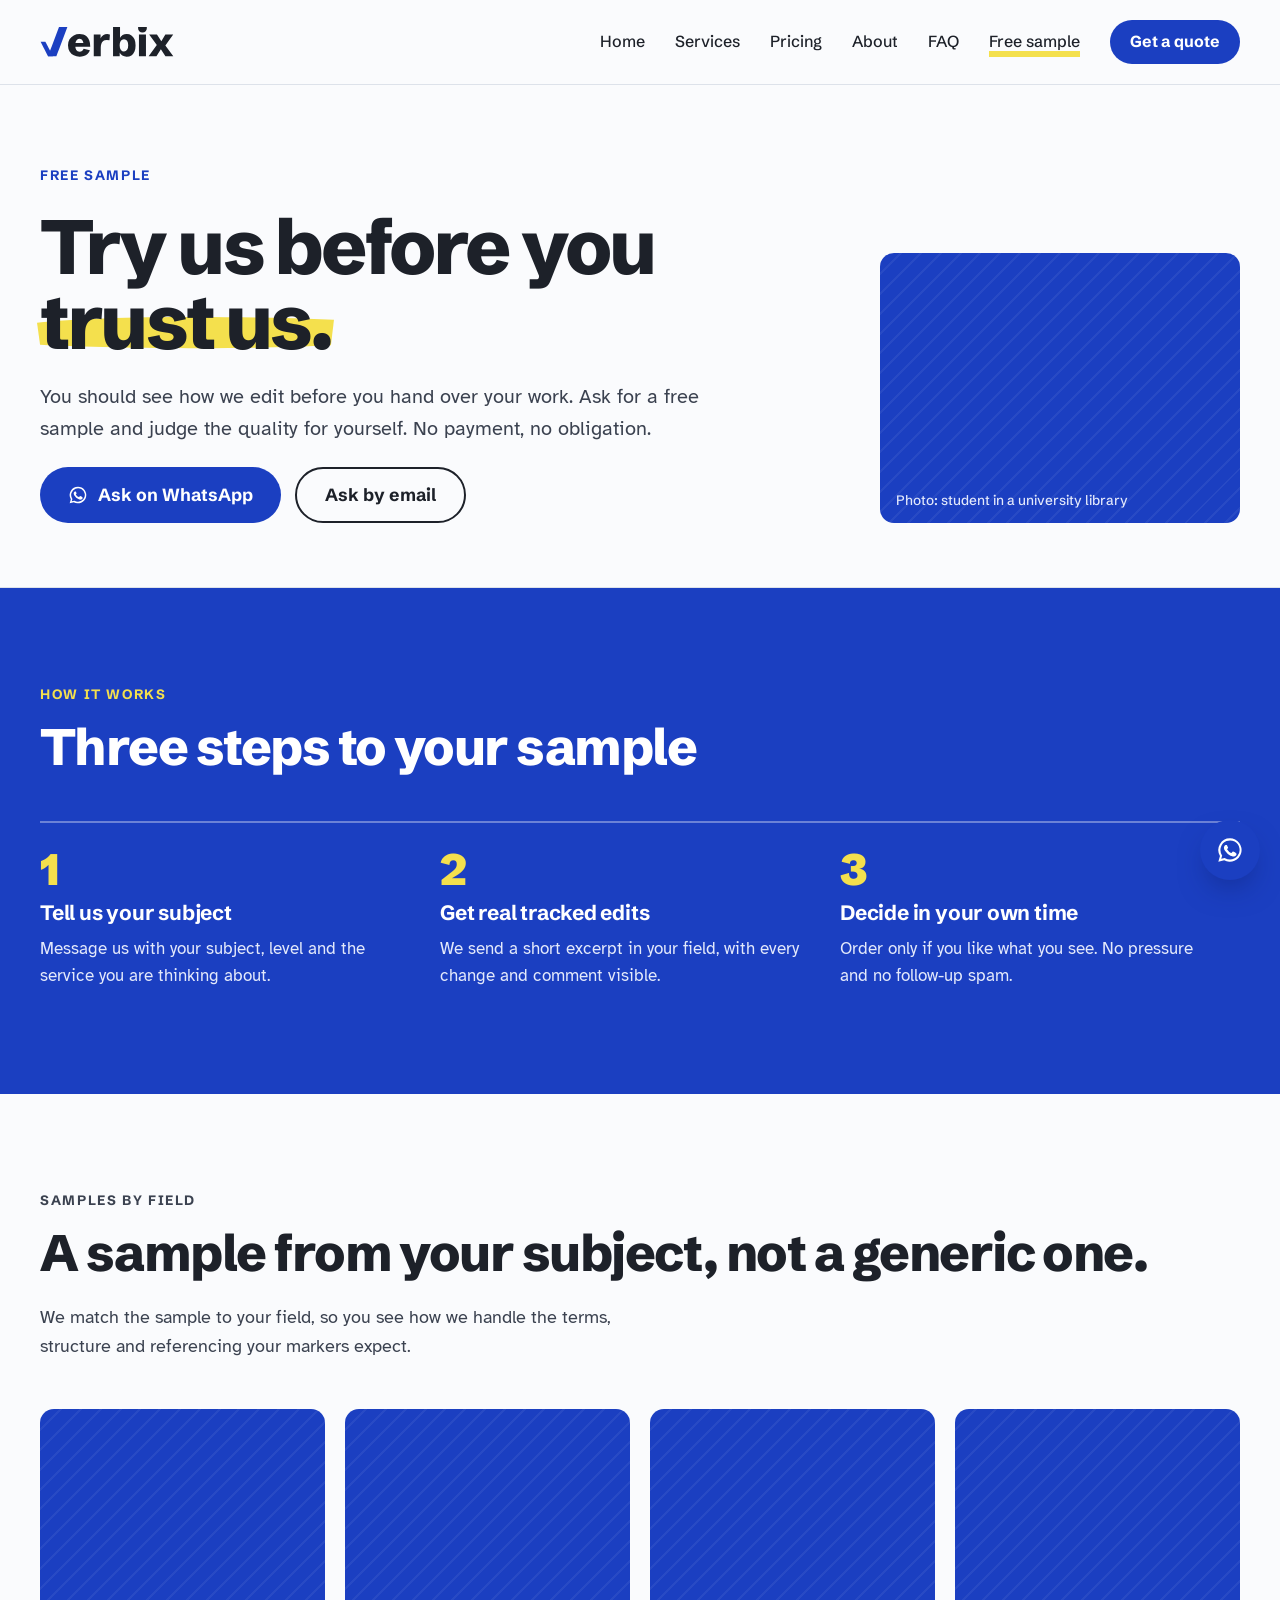
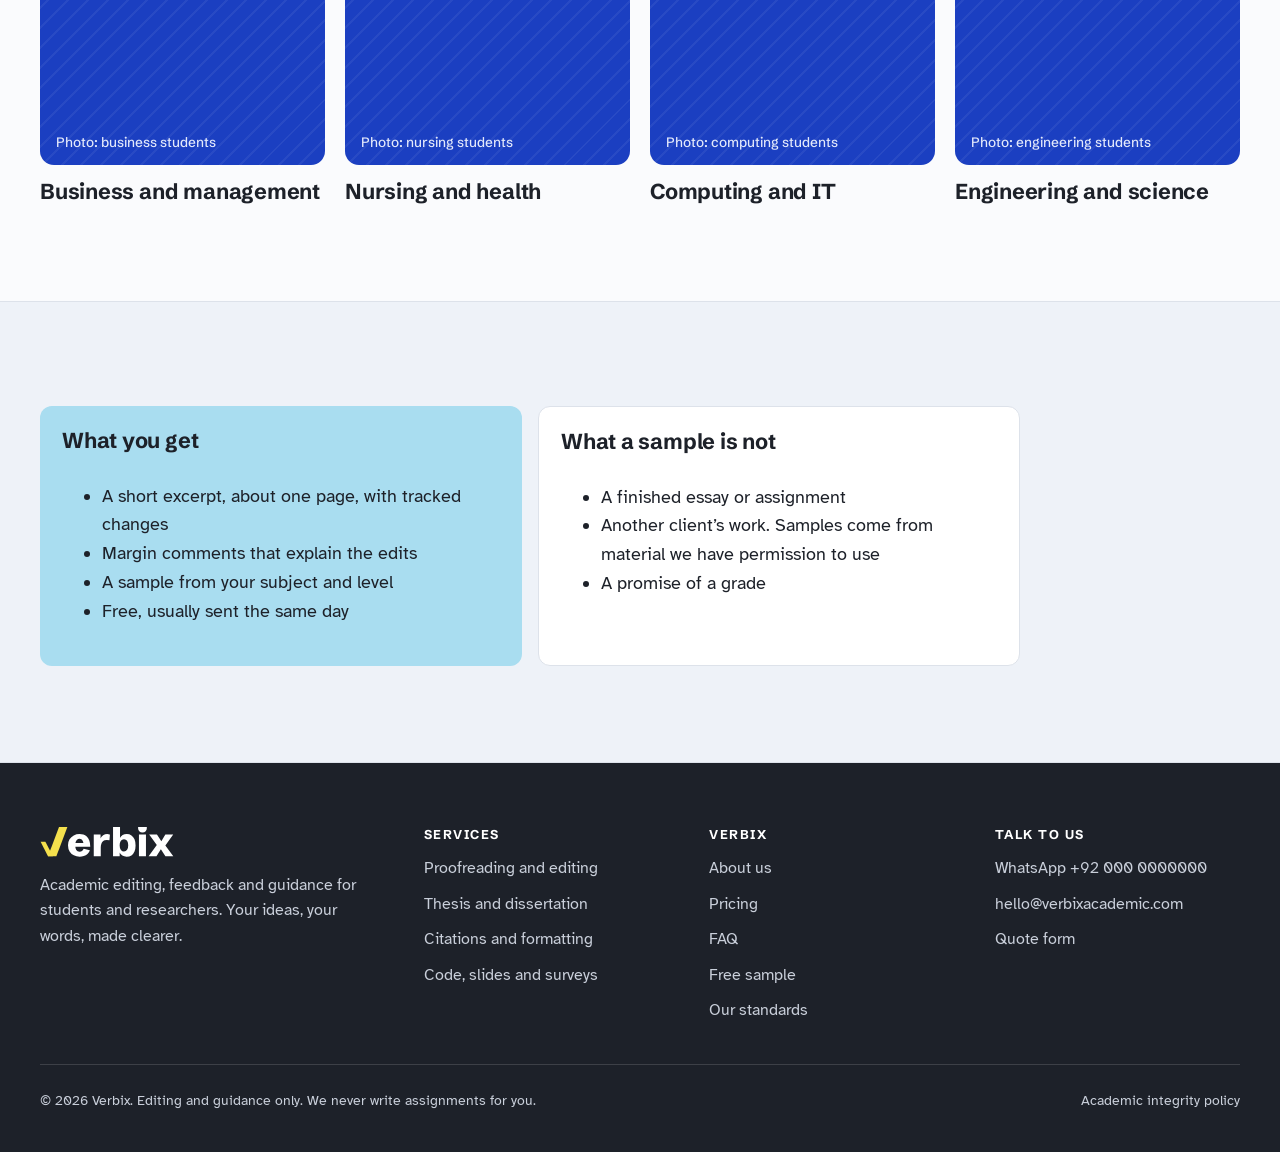
<file: samples.html>
<!doctype html>
<html lang="en">
<head>
<meta charset="utf-8">
<meta name="viewport" content="width=device-width, initial-scale=1">
<title>Free sample | Verbix academic editing</title>
<meta name="description" content="Ask for a free sample of our editing in your subject before you order. No payment, no obligation.">
<meta property="og:title" content="Free sample | Verbix academic editing">
<meta property="og:description" content="Ask for a free sample of our editing in your subject before you order. No payment, no obligation.">
<meta name="theme-color" content="#1B3FC1">
<link rel="icon" href="assets/logo/mark.svg" type="image/svg+xml">
<link rel="preconnect" href="https://fonts.googleapis.com">
<link rel="preconnect" href="https://fonts.gstatic.com" crossorigin>
<link rel="stylesheet" href="https://fonts.googleapis.com/css2?family=Schibsted+Grotesk:wght@500;700;800;900&amp;family=Atkinson+Hyperlegible:ital,wght@0,400;0,700;1,400&amp;display=swap">
<link rel="stylesheet" href="assets/css/site.css">
</head>
<body>
<a class="skip" href="#main">Skip to content</a>
<header class="site-head">
  <div class="wrap">
    <a class="logo" href="index.html" aria-label="Verbix home"><img src="assets/logo/wordmark-primary.svg" alt="Verbix" width="128" height="30"></a>
    <button class="menu-btn" type="button" aria-expanded="false" aria-controls="nav">Menu</button>
    <nav class="nav" id="nav" aria-label="Main"><a href="index.html">Home</a><a href="services.html">Services</a><a href="pricing.html">Pricing</a><a href="about.html">About</a><a href="faq.html">FAQ</a><a href="samples.html" aria-current="page">Free sample</a><a class="btn btn-blue" href="contact.html">Get a quote</a></nav>
  </div>
</header>
<main id="main">

<section class="page-head">
  <div class="wrap">
    <div class="copy">
      <p class="kicker">Free sample</p>
      <h1>Try us before you <span class="hl"><svg aria-hidden="true" viewBox="0 0 300 60" preserveAspectRatio="none"><path d="M3 14 C 60 4, 180 2, 297 9 L 294 50 C 210 57, 80 55, 6 49 Z" fill="#F4E04D"/></svg>trust us.</span></h1>
      <p class="lead">You should see how we edit before you hand over your work. Ask for a free sample and judge the quality for yourself. No payment, no obligation.</p>
      <div class="actions">
        <a class="btn btn-blue" href="https://wa.me/920000000000?text=Hi%20Verbix%2C%20could%20I%20see%20a%20free%20sample%20edit%20for%20my%20subject?"><svg viewBox="0 0 24 24" aria-hidden="true" fill="currentColor"><path d="M12 2a10 10 0 0 0-8.6 15.1L2 22l5-1.3A10 10 0 1 0 12 2Zm0 18.2a8.2 8.2 0 0 1-4.2-1.2l-.3-.2-3 .8.8-2.9-.2-.3A8.2 8.2 0 1 1 12 20.2Zm4.5-6.1c-.2-.1-1.5-.7-1.7-.8-.2-.1-.4-.1-.6.1l-.8 1c-.1.2-.3.2-.5.1a6.7 6.7 0 0 1-3.3-2.9c-.3-.4.2-.4.7-1.3.1-.2 0-.3 0-.4l-.8-1.8c-.2-.5-.4-.4-.6-.4h-.5a1 1 0 0 0-.7.3 3 3 0 0 0-.9 2.2 5.2 5.2 0 0 0 1.1 2.7 11.8 11.8 0 0 0 4.5 4c1.7.7 2.3.8 3.2.6a2.7 2.7 0 0 0 1.8-1.2 2.2 2.2 0 0 0 .1-1.3c0-.1-.2-.2-.4-.3Z"/></svg>Ask on WhatsApp</a>
        <a class="btn btn-line" href="mailto:hello@verbixacademic.com?subject=Free%20sample%20request">Ask by email</a>
      </div>
    </div>
    <div class="photo"><span>Photo: student in a university library</span><img src="https://images.unsplash.com/photo-1427504494785-3a9ca7044f45?auto=format&fit=crop&w=1200&q=70" alt="A student with a backpack beside library bookshelves" loading="lazy" onerror="this.remove()"></div>
  </div>
</section>

<section class="section band-blue">
  <div class="wrap">
    <div class="section-head">
      <div style="display:flex;flex-direction:column;gap:14px"><p class="kicker" style="color:var(--highlighter)">How it works</p><h2>Three steps to your sample</h2></div>
    </div>
    <ol class="steps">
      <li class="rv"><span class="n">1</span><h3>Tell us your subject</h3><p>Message us with your subject, level and the service you are thinking about.</p></li>
      <li class="rv"><span class="n">2</span><h3>Get real tracked edits</h3><p>We send a short excerpt in your field, with every change and comment visible.</p></li>
      <li class="rv"><span class="n">3</span><h3>Decide in your own time</h3><p>Order only if you like what you see. No pressure and no follow-up spam.</p></li>
    </ol>
  </div>
</section>

<section class="section">
  <div class="wrap">
    <div class="section-head">
      <div style="display:flex;flex-direction:column;gap:14px"><p class="kicker">Samples by field</p><h2>A sample from your subject, not a generic one.</h2></div>
      <p>We match the sample to your field, so you see how we handle the terms, structure and referencing your markers expect.</p>
    </div>
    <div class="fields"><div class="field rv"><div class="photo"><span>Photo: business students</span><img src="https://images.unsplash.com/photo-1522202176988-66273c2fd55f?auto=format&fit=crop&w=1200&q=70" alt="Business students discussing a report" loading="lazy" onerror="this.remove()"></div><h3>Business and management</h3></div><div class="field rv"><div class="photo"><span>Photo: nursing students</span><img src="https://images.unsplash.com/photo-1584432810601-6c7f27d2362b?auto=format&fit=crop&w=1200&q=70" alt="A nursing student with a stethoscope" loading="lazy" onerror="this.remove()"></div><h3>Nursing and health</h3></div><div class="field rv"><div class="photo"><span>Photo: computing students</span><img src="https://images.unsplash.com/photo-1580894908361-967195033215?auto=format&fit=crop&w=1200&q=70" alt="A computing student working at a computer" loading="lazy" onerror="this.remove()"></div><h3>Computing and IT</h3></div><div class="field rv"><div class="photo"><span>Photo: engineering students</span><img src="https://images.unsplash.com/photo-1581092160607-ee22621dd758?auto=format&fit=crop&w=1200&q=70" alt="An engineering student operating machinery in a workshop" loading="lazy" onerror="this.remove()"></div><h3>Engineering and science</h3></div></div>
  </div>
</section>

<section class="section band-margin">
  <div class="wrap">
    <div class="do-dont rv" style="max-width:980px">
      <div class="yes"><h3>What you get</h3><ul>
        <li>A short excerpt, about one page, with tracked changes</li>
        <li>Margin comments that explain the edits</li>
        <li>A sample from your subject and level</li>
        <li>Free, usually sent the same day</li>
      </ul></div>
      <div class="no"><h3>What a sample is not</h3><ul>
        <li>A finished essay or assignment</li>
        <li>Another client&rsquo;s work. Samples come from material we have permission to use</li>
        <li>A promise of a grade</li>
      </ul></div>
    </div>
  </div>
</section>


</main>
<footer class="site-foot">
  <div class="wrap">
    <div class="brand" style="display:flex;flex-direction:column;gap:16px">
      <img src="assets/logo/wordmark-reverse.svg" alt="Verbix" width="128" height="30" style="height:30px;width:auto;align-self:flex-start">
      <p style="max-width:22em">Academic editing, feedback and guidance for students and researchers. Your ideas, your words, made clearer.</p>
    </div>
    <div><h3>Services</h3><ul>
      <li><a href="services.html#language">Proofreading and editing</a></li>
      <li><a href="services.html#structure">Thesis and dissertation</a></li>
      <li><a href="services.html#format">Citations and formatting</a></li>
      <li><a href="services.html#technical">Code, slides and surveys</a></li>
    </ul></div>
    <div><h3>Verbix</h3><ul>
      <li><a href="about.html">About us</a></li>
      <li><a href="pricing.html">Pricing</a></li>
      <li><a href="faq.html">FAQ</a></li>
      <li><a href="samples.html">Free sample</a></li>
      <li><a href="integrity.html">Our standards</a></li>
    </ul></div>
    <div><h3>Talk to us</h3><ul>
      <li><a href="https://wa.me/920000000000?text=Hi%20Verbix%2C%20I%20would%20like%20a%20quote%20for%20my%20document.">WhatsApp +92 000 0000000</a></li>
      <li><a href="mailto:hello@verbixacademic.com">hello@verbixacademic.com</a></li>
      <li><a href="contact.html">Quote form</a></li>
    </ul></div>
    <div class="legal"><span>&copy; 2026 Verbix. Editing and guidance only. We never write assignments for you.</span><span><a href="integrity.html">Academic integrity policy</a></span></div>
  </div>
</footer>
<a class="wa-float" href="https://wa.me/920000000000?text=Hi%20Verbix%2C%20I%20would%20like%20a%20quote%20for%20my%20document." aria-label="Chat with Verbix on WhatsApp" style="color:#fff"><svg viewBox="0 0 24 24" aria-hidden="true" fill="currentColor"><path d="M12 2a10 10 0 0 0-8.6 15.1L2 22l5-1.3A10 10 0 1 0 12 2Zm0 18.2a8.2 8.2 0 0 1-4.2-1.2l-.3-.2-3 .8.8-2.9-.2-.3A8.2 8.2 0 1 1 12 20.2Zm4.5-6.1c-.2-.1-1.5-.7-1.7-.8-.2-.1-.4-.1-.6.1l-.8 1c-.1.2-.3.2-.5.1a6.7 6.7 0 0 1-3.3-2.9c-.3-.4.2-.4.7-1.3.1-.2 0-.3 0-.4l-.8-1.8c-.2-.5-.4-.4-.6-.4h-.5a1 1 0 0 0-.7.3 3 3 0 0 0-.9 2.2 5.2 5.2 0 0 0 1.1 2.7 11.8 11.8 0 0 0 4.5 4c1.7.7 2.3.8 3.2.6a2.7 2.7 0 0 0 1.8-1.2 2.2 2.2 0 0 0 .1-1.3c0-.1-.2-.2-.4-.3Z"/></svg></a>
<script src="assets/js/site.js" defer></script>
</body>
</html>
</file>
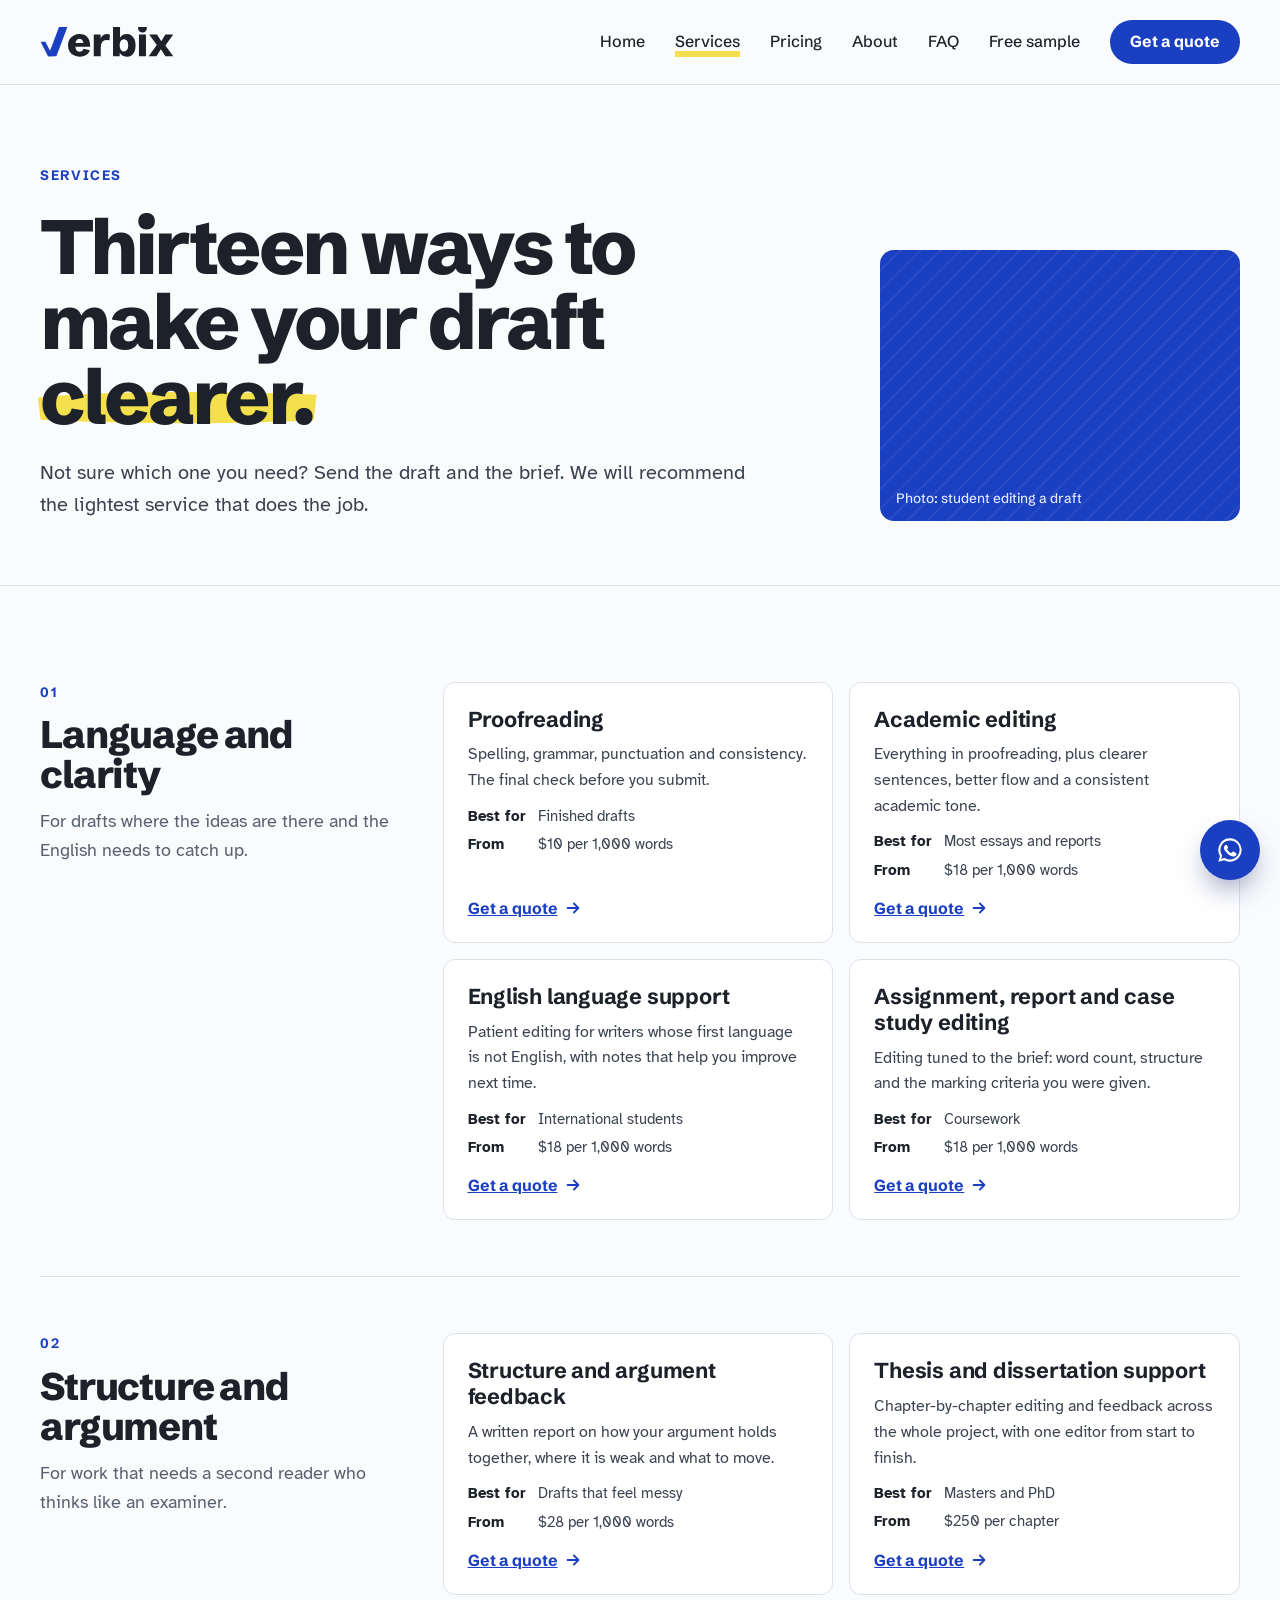
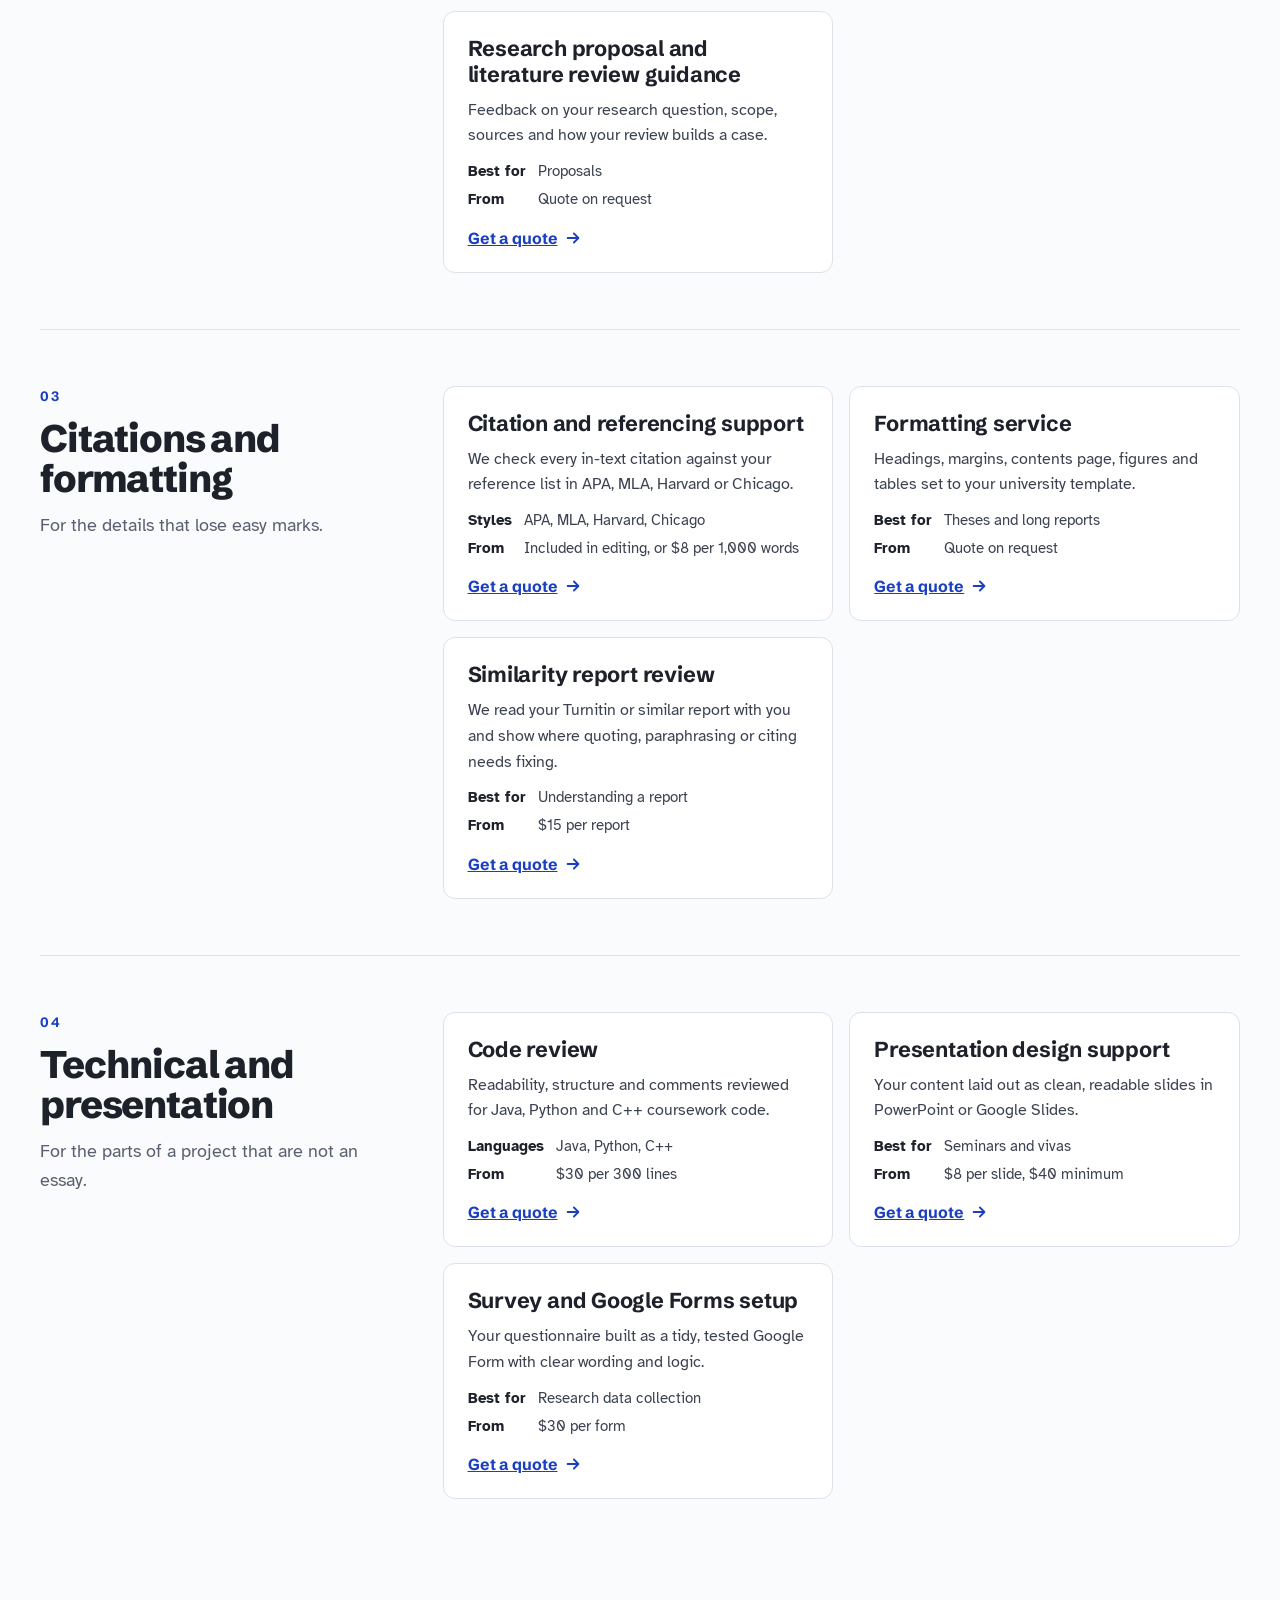
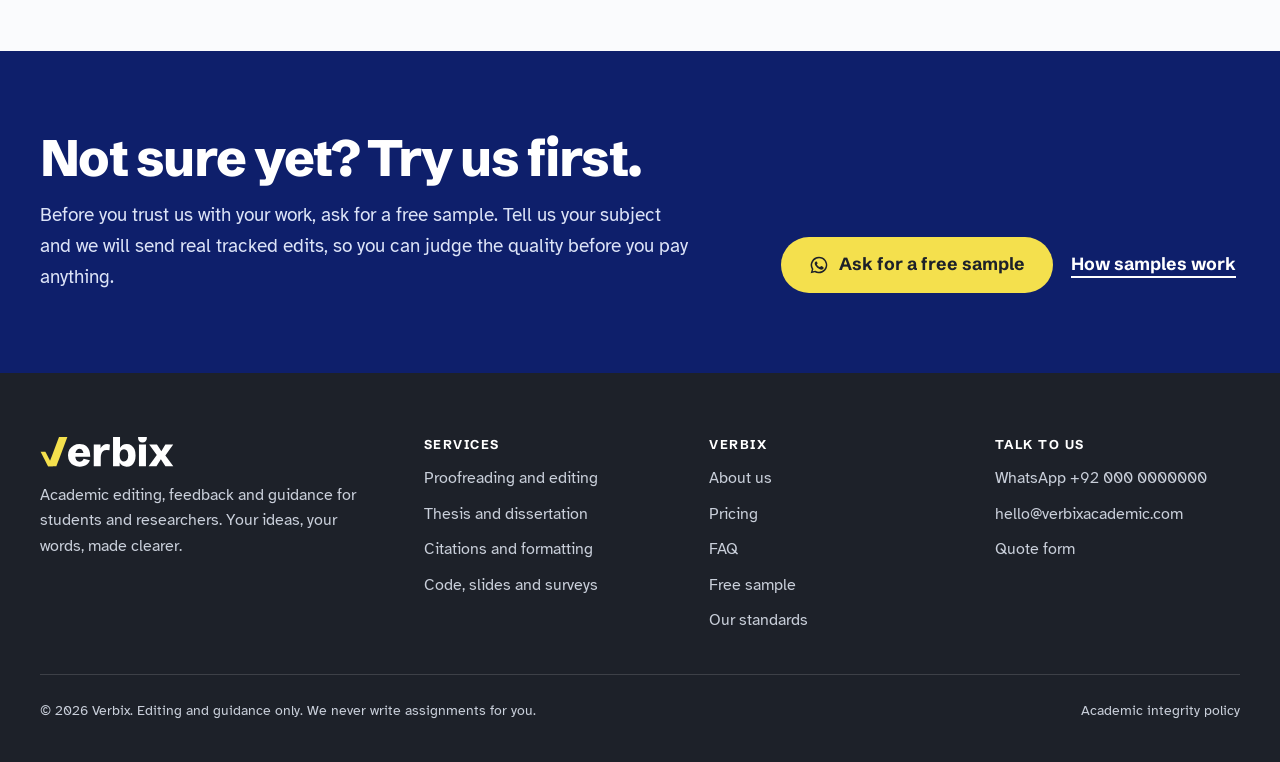
<file: services.html>
<!doctype html>
<html lang="en">
<head>
<meta charset="utf-8">
<meta name="viewport" content="width=device-width, initial-scale=1">
<title>Services | Verbix academic editing</title>
<meta name="description" content="Proofreading, academic editing, argument feedback, thesis support, citations, formatting, code review and more.">
<meta property="og:title" content="Services | Verbix academic editing">
<meta property="og:description" content="Proofreading, academic editing, argument feedback, thesis support, citations, formatting, code review and more.">
<meta name="theme-color" content="#1B3FC1">
<link rel="icon" href="assets/logo/mark.svg" type="image/svg+xml">
<link rel="preconnect" href="https://fonts.googleapis.com">
<link rel="preconnect" href="https://fonts.gstatic.com" crossorigin>
<link rel="stylesheet" href="https://fonts.googleapis.com/css2?family=Schibsted+Grotesk:wght@500;700;800;900&amp;family=Atkinson+Hyperlegible:ital,wght@0,400;0,700;1,400&amp;display=swap">
<link rel="stylesheet" href="assets/css/site.css">
</head>
<body>
<a class="skip" href="#main">Skip to content</a>
<header class="site-head">
  <div class="wrap">
    <a class="logo" href="index.html" aria-label="Verbix home"><img src="assets/logo/wordmark-primary.svg" alt="Verbix" width="128" height="30"></a>
    <button class="menu-btn" type="button" aria-expanded="false" aria-controls="nav">Menu</button>
    <nav class="nav" id="nav" aria-label="Main"><a href="index.html">Home</a><a href="services.html" aria-current="page">Services</a><a href="pricing.html">Pricing</a><a href="about.html">About</a><a href="faq.html">FAQ</a><a href="samples.html">Free sample</a><a class="btn btn-blue" href="contact.html">Get a quote</a></nav>
  </div>
</header>
<main id="main">

<section class="page-head">
  <div class="wrap">
    <div class="copy">
      <p class="kicker">Services</p>
      <h1>Thirteen ways to make your draft <span class="hl"><svg aria-hidden="true" viewBox="0 0 300 60" preserveAspectRatio="none"><path d="M3 14 C 60 4, 180 2, 297 9 L 294 50 C 210 57, 80 55, 6 49 Z" fill="#F4E04D"/></svg>clearer.</span></h1>
      <p class="lead">Not sure which one you need? Send the draft and the brief. We will recommend the lightest service that does the job.</p>
    </div>
    <div class="photo"><span>Photo: student editing a draft</span><img src="https://images.unsplash.com/photo-1450101499163-c8848c66ca85?auto=format&fit=crop&w=1200&q=70" alt="A student reviewing printed pages with a pen" loading="lazy" onerror="this.remove()"></div>
  </div>
</section>
<section class="section"><div class="wrap"><div class="group" id="language"><div><p class="kicker">01</p><h2 style="font-size:clamp(1.8rem,3vw,2.4rem)">Language and clarity</h2><p class="muted">For drafts where the ideas are there and the English needs to catch up.</p></div><div class="svc-list"><article class="svc rv"><h3>Proofreading</h3><p>Spelling, grammar, punctuation and consistency. The final check before you submit.</p><dl><dt>Best for</dt><dd>Finished drafts</dd><dt>From</dt><dd>$10 per 1,000 words</dd></dl><a class="get" href="https://wa.me/920000000000?text=Hi%20Verbix%2C%20I%20would%20like%20a%20quote%20for%20proofreading.">Get a quote <svg viewBox="0 0 20 20" aria-hidden="true"><path d="M4 10h11m-4-5 5 5-5 5" fill="none" stroke="currentColor" stroke-width="2" stroke-linecap="round" stroke-linejoin="round"/></svg></a></article><article class="svc rv"><h3>Academic editing</h3><p>Everything in proofreading, plus clearer sentences, better flow and a consistent academic tone.</p><dl><dt>Best for</dt><dd>Most essays and reports</dd><dt>From</dt><dd>$18 per 1,000 words</dd></dl><a class="get" href="https://wa.me/920000000000?text=Hi%20Verbix%2C%20I%20would%20like%20a%20quote%20for%20academic%20editing.">Get a quote <svg viewBox="0 0 20 20" aria-hidden="true"><path d="M4 10h11m-4-5 5 5-5 5" fill="none" stroke="currentColor" stroke-width="2" stroke-linecap="round" stroke-linejoin="round"/></svg></a></article><article class="svc rv"><h3>English language support</h3><p>Patient editing for writers whose first language is not English, with notes that help you improve next time.</p><dl><dt>Best for</dt><dd>International students</dd><dt>From</dt><dd>$18 per 1,000 words</dd></dl><a class="get" href="https://wa.me/920000000000?text=Hi%20Verbix%2C%20I%20would%20like%20a%20quote%20for%20english%20language%20support.">Get a quote <svg viewBox="0 0 20 20" aria-hidden="true"><path d="M4 10h11m-4-5 5 5-5 5" fill="none" stroke="currentColor" stroke-width="2" stroke-linecap="round" stroke-linejoin="round"/></svg></a></article><article class="svc rv"><h3>Assignment, report and case study editing</h3><p>Editing tuned to the brief: word count, structure and the marking criteria you were given.</p><dl><dt>Best for</dt><dd>Coursework</dd><dt>From</dt><dd>$18 per 1,000 words</dd></dl><a class="get" href="https://wa.me/920000000000?text=Hi%20Verbix%2C%20I%20would%20like%20a%20quote%20for%20assignment%2C%20report%20and%20case%20study%20editing.">Get a quote <svg viewBox="0 0 20 20" aria-hidden="true"><path d="M4 10h11m-4-5 5 5-5 5" fill="none" stroke="currentColor" stroke-width="2" stroke-linecap="round" stroke-linejoin="round"/></svg></a></article></div></div><div class="group" id="structure"><div><p class="kicker">02</p><h2 style="font-size:clamp(1.8rem,3vw,2.4rem)">Structure and argument</h2><p class="muted">For work that needs a second reader who thinks like an examiner.</p></div><div class="svc-list"><article class="svc rv"><h3>Structure and argument feedback</h3><p>A written report on how your argument holds together, where it is weak and what to move.</p><dl><dt>Best for</dt><dd>Drafts that feel messy</dd><dt>From</dt><dd>$28 per 1,000 words</dd></dl><a class="get" href="https://wa.me/920000000000?text=Hi%20Verbix%2C%20I%20would%20like%20a%20quote%20for%20structure%20and%20argument%20feedback.">Get a quote <svg viewBox="0 0 20 20" aria-hidden="true"><path d="M4 10h11m-4-5 5 5-5 5" fill="none" stroke="currentColor" stroke-width="2" stroke-linecap="round" stroke-linejoin="round"/></svg></a></article><article class="svc rv"><h3>Thesis and dissertation support</h3><p>Chapter-by-chapter editing and feedback across the whole project, with one editor from start to finish.</p><dl><dt>Best for</dt><dd>Masters and PhD</dd><dt>From</dt><dd>$250 per chapter</dd></dl><a class="get" href="https://wa.me/920000000000?text=Hi%20Verbix%2C%20I%20would%20like%20a%20quote%20for%20thesis%20and%20dissertation%20support.">Get a quote <svg viewBox="0 0 20 20" aria-hidden="true"><path d="M4 10h11m-4-5 5 5-5 5" fill="none" stroke="currentColor" stroke-width="2" stroke-linecap="round" stroke-linejoin="round"/></svg></a></article><article class="svc rv"><h3>Research proposal and literature review guidance</h3><p>Feedback on your research question, scope, sources and how your review builds a case.</p><dl><dt>Best for</dt><dd>Proposals</dd><dt>From</dt><dd>Quote on request</dd></dl><a class="get" href="https://wa.me/920000000000?text=Hi%20Verbix%2C%20I%20would%20like%20a%20quote%20for%20research%20proposal%20and%20literature%20review%20guidance.">Get a quote <svg viewBox="0 0 20 20" aria-hidden="true"><path d="M4 10h11m-4-5 5 5-5 5" fill="none" stroke="currentColor" stroke-width="2" stroke-linecap="round" stroke-linejoin="round"/></svg></a></article></div></div><div class="group" id="format"><div><p class="kicker">03</p><h2 style="font-size:clamp(1.8rem,3vw,2.4rem)">Citations and formatting</h2><p class="muted">For the details that lose easy marks.</p></div><div class="svc-list"><article class="svc rv"><h3>Citation and referencing support</h3><p>We check every in-text citation against your reference list in APA, MLA, Harvard or Chicago.</p><dl><dt>Styles</dt><dd>APA, MLA, Harvard, Chicago</dd><dt>From</dt><dd>Included in editing, or $8 per 1,000 words</dd></dl><a class="get" href="https://wa.me/920000000000?text=Hi%20Verbix%2C%20I%20would%20like%20a%20quote%20for%20citation%20and%20referencing%20support.">Get a quote <svg viewBox="0 0 20 20" aria-hidden="true"><path d="M4 10h11m-4-5 5 5-5 5" fill="none" stroke="currentColor" stroke-width="2" stroke-linecap="round" stroke-linejoin="round"/></svg></a></article><article class="svc rv"><h3>Formatting service</h3><p>Headings, margins, contents page, figures and tables set to your university template.</p><dl><dt>Best for</dt><dd>Theses and long reports</dd><dt>From</dt><dd>Quote on request</dd></dl><a class="get" href="https://wa.me/920000000000?text=Hi%20Verbix%2C%20I%20would%20like%20a%20quote%20for%20formatting%20service.">Get a quote <svg viewBox="0 0 20 20" aria-hidden="true"><path d="M4 10h11m-4-5 5 5-5 5" fill="none" stroke="currentColor" stroke-width="2" stroke-linecap="round" stroke-linejoin="round"/></svg></a></article><article class="svc rv"><h3>Similarity report review</h3><p>We read your Turnitin or similar report with you and show where quoting, paraphrasing or citing needs fixing.</p><dl><dt>Best for</dt><dd>Understanding a report</dd><dt>From</dt><dd>$15 per report</dd></dl><a class="get" href="https://wa.me/920000000000?text=Hi%20Verbix%2C%20I%20would%20like%20a%20quote%20for%20similarity%20report%20review.">Get a quote <svg viewBox="0 0 20 20" aria-hidden="true"><path d="M4 10h11m-4-5 5 5-5 5" fill="none" stroke="currentColor" stroke-width="2" stroke-linecap="round" stroke-linejoin="round"/></svg></a></article></div></div><div class="group" id="technical"><div><p class="kicker">04</p><h2 style="font-size:clamp(1.8rem,3vw,2.4rem)">Technical and presentation</h2><p class="muted">For the parts of a project that are not an essay.</p></div><div class="svc-list"><article class="svc rv"><h3>Code review</h3><p>Readability, structure and comments reviewed for Java, Python and C++ coursework code.</p><dl><dt>Languages</dt><dd>Java, Python, C++</dd><dt>From</dt><dd>$30 per 300 lines</dd></dl><a class="get" href="https://wa.me/920000000000?text=Hi%20Verbix%2C%20I%20would%20like%20a%20quote%20for%20code%20review.">Get a quote <svg viewBox="0 0 20 20" aria-hidden="true"><path d="M4 10h11m-4-5 5 5-5 5" fill="none" stroke="currentColor" stroke-width="2" stroke-linecap="round" stroke-linejoin="round"/></svg></a></article><article class="svc rv"><h3>Presentation design support</h3><p>Your content laid out as clean, readable slides in PowerPoint or Google Slides.</p><dl><dt>Best for</dt><dd>Seminars and vivas</dd><dt>From</dt><dd>$8 per slide, $40 minimum</dd></dl><a class="get" href="https://wa.me/920000000000?text=Hi%20Verbix%2C%20I%20would%20like%20a%20quote%20for%20presentation%20design%20support.">Get a quote <svg viewBox="0 0 20 20" aria-hidden="true"><path d="M4 10h11m-4-5 5 5-5 5" fill="none" stroke="currentColor" stroke-width="2" stroke-linecap="round" stroke-linejoin="round"/></svg></a></article><article class="svc rv"><h3>Survey and Google Forms setup</h3><p>Your questionnaire built as a tidy, tested Google Form with clear wording and logic.</p><dl><dt>Best for</dt><dd>Research data collection</dd><dt>From</dt><dd>$30 per form</dd></dl><a class="get" href="https://wa.me/920000000000?text=Hi%20Verbix%2C%20I%20would%20like%20a%20quote%20for%20survey%20and%20google%20forms%20setup.">Get a quote <svg viewBox="0 0 20 20" aria-hidden="true"><path d="M4 10h11m-4-5 5 5-5 5" fill="none" stroke="currentColor" stroke-width="2" stroke-linecap="round" stroke-linejoin="round"/></svg></a></article></div></div></div></section>


<section class="cta band-night">
  <div class="wrap">
    <div class="copy rv">
      <h2>Not sure yet? Try us first.</h2>
      <p>Before you trust us with your work, ask for a free sample. Tell us your subject and we will send real tracked edits, so you can judge the quality before you pay anything.</p>
    </div>
    <div class="actions rv">
      <a class="btn btn-yellow" href="https://wa.me/920000000000?text=Hi%20Verbix%2C%20could%20I%20see%20a%20sample%20edit%20for%20my%20subject?"><svg viewBox="0 0 24 24" aria-hidden="true" fill="currentColor"><path d="M12 2a10 10 0 0 0-8.6 15.1L2 22l5-1.3A10 10 0 1 0 12 2Zm0 18.2a8.2 8.2 0 0 1-4.2-1.2l-.3-.2-3 .8.8-2.9-.2-.3A8.2 8.2 0 1 1 12 20.2Zm4.5-6.1c-.2-.1-1.5-.7-1.7-.8-.2-.1-.4-.1-.6.1l-.8 1c-.1.2-.3.2-.5.1a6.7 6.7 0 0 1-3.3-2.9c-.3-.4.2-.4.7-1.3.1-.2 0-.3 0-.4l-.8-1.8c-.2-.5-.4-.4-.6-.4h-.5a1 1 0 0 0-.7.3 3 3 0 0 0-.9 2.2 5.2 5.2 0 0 0 1.1 2.7 11.8 11.8 0 0 0 4.5 4c1.7.7 2.3.8 3.2.6a2.7 2.7 0 0 0 1.8-1.2 2.2 2.2 0 0 0 .1-1.3c0-.1-.2-.2-.4-.3Z"/></svg>Ask for a free sample</a>
      <a class="btn btn-text" style="color:#fff" href="samples.html">How samples work</a>
    </div>
  </div>
</section>
</main>
<footer class="site-foot">
  <div class="wrap">
    <div class="brand" style="display:flex;flex-direction:column;gap:16px">
      <img src="assets/logo/wordmark-reverse.svg" alt="Verbix" width="128" height="30" style="height:30px;width:auto;align-self:flex-start">
      <p style="max-width:22em">Academic editing, feedback and guidance for students and researchers. Your ideas, your words, made clearer.</p>
    </div>
    <div><h3>Services</h3><ul>
      <li><a href="services.html#language">Proofreading and editing</a></li>
      <li><a href="services.html#structure">Thesis and dissertation</a></li>
      <li><a href="services.html#format">Citations and formatting</a></li>
      <li><a href="services.html#technical">Code, slides and surveys</a></li>
    </ul></div>
    <div><h3>Verbix</h3><ul>
      <li><a href="about.html">About us</a></li>
      <li><a href="pricing.html">Pricing</a></li>
      <li><a href="faq.html">FAQ</a></li>
      <li><a href="samples.html">Free sample</a></li>
      <li><a href="integrity.html">Our standards</a></li>
    </ul></div>
    <div><h3>Talk to us</h3><ul>
      <li><a href="https://wa.me/920000000000?text=Hi%20Verbix%2C%20I%20would%20like%20a%20quote%20for%20my%20document.">WhatsApp +92 000 0000000</a></li>
      <li><a href="mailto:hello@verbixacademic.com">hello@verbixacademic.com</a></li>
      <li><a href="contact.html">Quote form</a></li>
    </ul></div>
    <div class="legal"><span>&copy; 2026 Verbix. Editing and guidance only. We never write assignments for you.</span><span><a href="integrity.html">Academic integrity policy</a></span></div>
  </div>
</footer>
<a class="wa-float" href="https://wa.me/920000000000?text=Hi%20Verbix%2C%20I%20would%20like%20a%20quote%20for%20my%20document." aria-label="Chat with Verbix on WhatsApp" style="color:#fff"><svg viewBox="0 0 24 24" aria-hidden="true" fill="currentColor"><path d="M12 2a10 10 0 0 0-8.6 15.1L2 22l5-1.3A10 10 0 1 0 12 2Zm0 18.2a8.2 8.2 0 0 1-4.2-1.2l-.3-.2-3 .8.8-2.9-.2-.3A8.2 8.2 0 1 1 12 20.2Zm4.5-6.1c-.2-.1-1.5-.7-1.7-.8-.2-.1-.4-.1-.6.1l-.8 1c-.1.2-.3.2-.5.1a6.7 6.7 0 0 1-3.3-2.9c-.3-.4.2-.4.7-1.3.1-.2 0-.3 0-.4l-.8-1.8c-.2-.5-.4-.4-.6-.4h-.5a1 1 0 0 0-.7.3 3 3 0 0 0-.9 2.2 5.2 5.2 0 0 0 1.1 2.7 11.8 11.8 0 0 0 4.5 4c1.7.7 2.3.8 3.2.6a2.7 2.7 0 0 0 1.8-1.2 2.2 2.2 0 0 0 .1-1.3c0-.1-.2-.2-.4-.3Z"/></svg></a>
<script src="assets/js/site.js" defer></script>
</body>
</html>
</file>
<file: assets/css/site.css>
/* Verbix — "Blue pencil" design system */
:root {
  --paper: #FAFBFD;
  --margin: #EEF2F8;
  --rule: #DDE2EA;
  --graphite: #1D2129;
  --text-2: #3B4250;
  --slate: #596070;
  --blue: #1B3FC1;
  --night: #0E1F6B;
  --highlighter: #F4E04D;
  --pencil: #A9DDF0;
  --on-blue: #E3E9FB;
  --display: 'Schibsted Grotesk', system-ui, sans-serif;
  --body: 'Atkinson Hyperlegible', system-ui, sans-serif;
  --wrap: 1320px;
  --ease: cubic-bezier(.16, 1, .3, 1);
}

*, *::before, *::after { box-sizing: border-box; }
html, body { overflow-x: clip; }
body {
  margin: 0;
  background: var(--paper);
  color: var(--graphite);
  font-family: var(--body);
  font-size: 1.125rem;
  line-height: 1.6;
  -webkit-font-smoothing: antialiased;
}
img { max-width: 100%; display: block; }
a { color: var(--blue); }
a:hover { color: var(--night); }
:focus-visible { outline: 3px solid var(--blue); outline-offset: 3px; border-radius: 4px; }
.skip { position: absolute; left: -9999px; }
.skip:focus { left: 16px; top: 16px; z-index: 10; background: #fff; padding: 8px 14px; }

.wrap { max-width: var(--wrap); margin: 0 auto; padding-left: 40px; padding-right: 40px; }
@media (max-width: 640px) { .wrap { padding-left: 20px; padding-right: 20px; } }

h1, h2, h3 { font-family: var(--display); margin: 0; letter-spacing: -0.03em; }
h1 { font-weight: 800; font-size: clamp(2.9rem, 7vw, 6.6rem); line-height: .98; letter-spacing: -0.04em; }
h2 { font-weight: 800; font-size: clamp(2.1rem, 4vw, 3.4rem); line-height: 1.04; }
h3 { font-weight: 700; font-size: 1.35rem; line-height: 1.2; letter-spacing: -0.01em; }
p { margin: 0; }
.lead { font-size: 1.25rem; color: var(--text-2); max-width: 36em; }
.kicker { font-family: var(--display); font-weight: 700; font-size: .85rem; letter-spacing: .12em; text-transform: uppercase; color: var(--blue); }
.muted { color: var(--slate); }

/* Highlighter mark: one per page */
.hl { position: relative; display: inline-block; z-index: 0; white-space: nowrap; }
.hl svg { position: absolute; left: -2%; top: 40%; width: 104%; height: 50%; z-index: -1; }
.del { color: #8A93A6; text-decoration: line-through; text-decoration-color: var(--blue); text-decoration-thickness: .08em; }

/* Buttons */
.btn { display: inline-flex; align-items: center; justify-content: center; gap: 10px; min-height: 56px; padding: 0 28px; border-radius: 999px;
  font-family: var(--display); font-weight: 700; font-size: 1.1rem; text-decoration: none; transition: transform .25s var(--ease), background .25s var(--ease); }
.btn:hover { transform: translateY(-2px); }
.btn-blue { background: var(--blue); color: #fff; }
.btn-blue:hover { background: var(--night); color: #fff; }
.btn-yellow { background: var(--highlighter); color: var(--graphite); }
.btn-yellow:hover { color: var(--graphite); }
.btn-line { border: 2px solid currentColor; color: inherit; }
.btn-text { padding: 0 4px; color: var(--graphite); text-decoration: underline; text-decoration-thickness: 2px; text-underline-offset: 6px; }
.btn svg { width: 20px; height: 20px; flex-shrink: 0; }
.actions { display: flex; flex-wrap: wrap; gap: 14px; align-items: center; }

/* Header */
.site-head { position: sticky; top: env(safe-area-inset-top, 0px); z-index: 5; background: rgba(250, 251, 253, .92); backdrop-filter: blur(10px); border-bottom: 1px solid var(--rule); }
.site-head .wrap { display: flex; align-items: center; justify-content: space-between; gap: 20px; min-height: 84px; }
.logo { display: block; line-height: 0; }
.logo img { height: 30px; width: auto; }
.nav { display: flex; align-items: center; gap: 30px; font-family: var(--display); font-weight: 500; font-size: 1rem; }
.nav a { color: var(--graphite); text-decoration: none; }
.nav a[aria-current="page"] { text-decoration: underline; text-decoration-color: var(--highlighter); text-decoration-thickness: 6px; text-underline-offset: 4px; }
.nav .btn { min-height: 44px; padding: 0 20px; font-size: 1rem; }
.menu-btn { display: none; min-height: 44px; padding: 0 16px; border: 2px solid var(--graphite); border-radius: 999px; background: none; font: 700 1rem var(--display); color: var(--graphite); }
@media (max-width: 900px) {
  .menu-btn { display: inline-flex; align-items: center; }
  .nav { display: none; position: absolute; left: 0; right: 0; top: 100%; flex-direction: column; align-items: stretch; gap: 0; background: var(--paper); border-bottom: 1px solid var(--rule); padding: 8px 20px 20px; }
  .nav.open { display: flex; }
  .nav a { padding: 14px 0; border-bottom: 1px solid var(--rule); }
  .nav .btn { margin-top: 14px; border: 0; }
}

/* Manuscript hero with review margin */
.manuscript { border-bottom: 1px solid var(--rule); }
.manuscript .wrap { display: flex; flex-wrap: wrap; }
.ms-main { flex: 999 1 620px; min-width: 0; padding: 88px 56px 84px 0; display: flex; flex-direction: column; gap: 30px; }
.ms-margin { flex: 1 1 320px; min-width: 0; background: var(--margin); border-left: 1px solid var(--rule); border-right: 1px solid var(--rule); padding: 112px 28px 48px 36px; display: flex; flex-direction: column; gap: 22px; }
.ms-margin .label { font: 700 .75rem var(--display); letter-spacing: .12em; text-transform: uppercase; color: var(--slate); }
.note { position: relative; border-radius: 10px; padding: 16px 18px; background: #fff; border: 1px solid var(--rule); display: flex; flex-direction: column; gap: 6px; }
.note.tie::before { content: ""; position: absolute; left: -37px; top: 22px; width: 36px; border-top: 2px dashed var(--blue); }
.note.edit { border: 1.5px solid var(--blue); }
.note.comment { background: var(--pencil); border-color: var(--pencil); }
.note .who { display: flex; justify-content: space-between; gap: 12px; font: 700 .82rem var(--display); }
.note .who span:last-child { font-weight: 500; color: var(--slate); }
.note.comment .who span:last-child { color: var(--graphite); }
.note.edit .who span:first-child { color: var(--blue); }
.note p { font-size: 1rem; line-height: 1.5; }
@media (max-width: 960px) {
  .ms-main { padding: 56px 0 48px; }
  .ms-margin { padding: 32px 24px; margin: 0 -40px; border: 0; border-top: 1px solid var(--rule); }
  .note.tie::before { display: none; }
}
@media (max-width: 640px) { .ms-margin { margin: 0 -20px; } }

/* Page header (inner pages) */
.page-head { border-bottom: 1px solid var(--rule); }
.page-head .wrap { display: flex; flex-wrap: wrap; gap: 48px; align-items: flex-end; padding-top: 80px; padding-bottom: 64px; }
.page-head .copy { flex: 999 1 560px; min-width: 0; display: flex; flex-direction: column; gap: 22px; }
.page-head h1 { font-size: clamp(2.6rem, 6vw, 5.2rem); }
.page-head .photo { flex: 1 1 360px; aspect-ratio: 4 / 3; }

/* Sections */
.section { padding-top: 96px; padding-bottom: 96px; }
.section-head { display: flex; flex-wrap: wrap; justify-content: space-between; align-items: flex-end; gap: 24px 48px; margin-bottom: 48px; }
.section-head p { max-width: 34em; color: var(--text-2); }
.band-blue { background: var(--blue); color: #fff; }
.band-night { background: var(--night); color: #fff; }
.band-margin { background: var(--margin); border-top: 1px solid var(--rule); border-bottom: 1px solid var(--rule); }
.band-blue a, .band-night a { color: #fff; }

/* Photos: an <img> sits over a labelled placeholder until the real file is added */
.photo { position: relative; overflow: hidden; border-radius: 14px; background: var(--blue);
  background-image: repeating-linear-gradient(135deg, rgba(255,255,255,.06) 0 2px, transparent 2px 14px); color: #fff; }
.photo > span { position: absolute; left: 16px; bottom: 14px; right: 16px; font: 500 .85rem var(--display); color: var(--on-blue); }
.photo > img { position: absolute; inset: 0; width: 100%; height: 100%; object-fit: cover; }

/* Who we help */
.fields { display: grid; grid-template-columns: repeat(auto-fit, minmax(240px, 1fr)); gap: 20px; }
.field { display: flex; flex-direction: column; gap: 14px; }
.field .photo { aspect-ratio: 4 / 5; }
.field p { font-size: 1rem; color: var(--text-2); }

/* Steps */
.steps { margin: 0; padding: 0; list-style: none; display: grid; grid-template-columns: repeat(auto-fit, minmax(230px, 1fr)); }
.steps li { padding: 24px 28px 8px 0; border-top: 2px solid rgba(255,255,255,.35); display: flex; flex-direction: column; gap: 10px; }
.steps .n { font: 900 2.75rem/1 var(--display); color: var(--highlighter); }
.steps h3 { font-size: 1.3rem; }
.steps p { font-size: 1.05rem; color: var(--on-blue); }

/* Contents-page price list */
.index { display: flex; flex-direction: column; font-family: var(--display); }
.index a, .index div.row { display: flex; align-items: baseline; gap: 12px; padding: 18px 0; border-bottom: 1px solid var(--rule); color: var(--graphite); text-decoration: none; }
.index a:hover .name { color: var(--blue); }
.index .name { font-weight: 700; font-size: 1.35rem; }
.index .dots { flex-grow: 1; border-bottom: 2px dotted #B4BCCB; transform: translateY(-5px); min-width: 24px; }
.index .price { font-weight: 500; font-size: 1.2rem; white-space: nowrap; }
.tag { font: 700 .75rem var(--display); letter-spacing: .06em; text-transform: uppercase; background: var(--highlighter); color: var(--graphite); padding: 3px 8px; border-radius: 4px; white-space: nowrap; }
@media (max-width: 640px) { .index .name { font-size: 1.1rem; } .index .dots { display: none; } .index a, .index div.row { justify-content: space-between; flex-wrap: wrap; } }

.split { display: flex; flex-wrap: wrap; gap: 56px; }
.split > :first-child { flex: 1 1 320px; min-width: 0; display: flex; flex-direction: column; gap: 18px; }
.split > :last-child { flex: 999 1 560px; min-width: 0; }

/* Services page */
.group { display: grid; grid-template-columns: minmax(0, 1fr) minmax(0, 2.2fr); gap: 40px; padding: 56px 0; border-top: 1px solid var(--rule); }
.group:first-child { border-top: 0; padding-top: 0; }
.group > div:first-child { display: flex; flex-direction: column; gap: 12px; }
.svc-list { display: grid; grid-template-columns: repeat(auto-fit, minmax(280px, 1fr)); gap: 16px; }
.svc { background: #fff; border: 1px solid var(--rule); border-radius: 12px; padding: 24px; display: flex; flex-direction: column; gap: 10px; }
.svc p { font-size: 1rem; color: var(--text-2); }
.svc .get { margin-top: auto; padding-top: 6px; font: 700 1rem var(--display); }
.svc dl { margin: 0; display: grid; grid-template-columns: auto 1fr; gap: 4px 12px; font-size: .95rem; }
.svc dt { font-weight: 700; }
.svc dd { margin: 0; color: var(--text-2); }
@media (max-width: 860px) { .group { grid-template-columns: 1fr; gap: 24px; } }

/* Pricing */
.plans { display: grid; grid-template-columns: repeat(auto-fit, minmax(250px, 1fr)); gap: 18px; align-items: stretch; }
.plan { background: #fff; border: 1px solid var(--rule); border-radius: 16px; padding: 28px; display: flex; flex-direction: column; gap: 16px; }
.plan.pick { border: 2px solid var(--blue); box-shadow: 0 24px 50px -30px rgba(14, 31, 107, .45); }
.plan .price { font: 800 2.6rem/1 var(--display); letter-spacing: -0.03em; }
.plan .price small { font: 500 1rem var(--body); color: var(--slate); letter-spacing: 0; }
.plan ul { margin: 0; padding: 0; list-style: none; display: flex; flex-direction: column; gap: 10px; font-size: 1rem; }
.plan li { display: flex; gap: 10px; }
.plan li svg { flex-shrink: 0; width: 18px; height: 18px; margin-top: 4px; }
.plan .btn { margin-top: auto; }
table.addons { width: 100%; border-collapse: collapse; font-size: 1.02rem; }
.addons th, .addons td { text-align: left; padding: 16px 12px 16px 0; border-bottom: 1px solid var(--rule); vertical-align: top; }
.addons th { font: 700 .8rem var(--display); letter-spacing: .1em; text-transform: uppercase; color: var(--slate); }
.addons td:first-child { font-family: var(--display); font-weight: 700; }
.table-box { overflow-x: auto; }

/* About */
.about-grid { display: grid; grid-template-columns: minmax(0, 1fr) minmax(0, 1.3fr); gap: 64px; align-items: start; }
.about-grid .photo { aspect-ratio: 4 / 5; }
.prose { display: flex; flex-direction: column; gap: 20px; max-width: 40em; }
.prose h2 { margin-top: 16px; font-size: 2rem; }
.prose ul { margin: 0; padding-left: 22px; display: flex; flex-direction: column; gap: 8px; }
.values { display: grid; grid-template-columns: repeat(auto-fit, minmax(240px, 1fr)); gap: 0; }
.values > div { padding: 24px 24px 0 0; border-top: 2px solid var(--graphite); display: flex; flex-direction: column; gap: 8px; }
.values p { font-size: 1rem; color: var(--text-2); }
@media (max-width: 860px) { .about-grid { grid-template-columns: 1fr; gap: 40px; } }

/* FAQ */
.faq { display: flex; flex-direction: column; border-top: 1px solid var(--rule); }
.faq details { border-bottom: 1px solid var(--rule); }
.faq summary { cursor: pointer; list-style: none; display: flex; justify-content: space-between; align-items: center; gap: 20px; padding: 24px 0; font: 700 1.3rem/1.3 var(--display); letter-spacing: -0.01em; }
.faq summary::-webkit-details-marker { display: none; }
.faq summary::after { content: "+"; font-weight: 500; font-size: 1.8rem; color: var(--blue); transition: transform .3s var(--ease); }
.faq details[open] summary::after { transform: rotate(45deg); }
.faq details > div { padding: 0 0 26px; max-width: 46em; color: var(--text-2); display: flex; flex-direction: column; gap: 12px; }

/* Contact */
.contact-grid { display: grid; grid-template-columns: minmax(0, 1fr) minmax(0, 1fr); gap: 32px; }
.channel { border-radius: 16px; padding: 36px; display: flex; flex-direction: column; gap: 16px; }
.channel.wa { background: var(--blue); color: #fff; }
.channel.mail { background: #fff; border: 1px solid var(--rule); }
.channel .big { font: 800 clamp(1.4rem, 2.4vw, 2rem)/1.15 var(--display); letter-spacing: -0.02em; word-break: break-word; }
.channel.wa p { color: var(--on-blue); }
form.quote { display: grid; grid-template-columns: repeat(2, minmax(0, 1fr)); gap: 18px 20px; }
form.quote .full { grid-column: 1 / -1; }
form.quote label { display: flex; flex-direction: column; gap: 8px; font: 700 .95rem var(--display); }
form.quote input, form.quote select, form.quote textarea { font: 400 1.05rem var(--body); color: var(--graphite); padding: 14px 16px; border: 1.5px solid #B4BCCB; border-radius: 10px; background: #fff; min-height: 52px; }
form.quote textarea { min-height: 130px; resize: vertical; }
form.quote .hint { font: 400 .9rem var(--body); color: var(--slate); }
@media (max-width: 760px) { .contact-grid, form.quote { grid-template-columns: minmax(0, 1fr); } }
form.quote input, form.quote select, form.quote textarea { width: 100%; min-width: 0; }

/* Policy */
.policy { max-width: 46em; display: flex; flex-direction: column; gap: 18px; }
.policy h2 { font-size: 1.8rem; margin-top: 24px; }
.policy ul { margin: 0; padding-left: 22px; display: flex; flex-direction: column; gap: 10px; }
.do-dont { display: grid; grid-template-columns: repeat(2, minmax(0, 1fr)); gap: 16px; margin-top: 8px; }
.do-dont > div { border-radius: 12px; padding: 22px; display: flex; flex-direction: column; gap: 10px; }
.do-dont .yes { background: var(--pencil); }
.do-dont .no { background: #fff; border: 1px solid var(--rule); }
@media (max-width: 640px) { .do-dont { grid-template-columns: 1fr; } }

/* Final CTA + footer */
.cta .wrap { display: flex; flex-wrap: wrap; align-items: flex-end; justify-content: space-between; gap: 40px; padding-top: 80px; padding-bottom: 80px; }
.cta .copy { flex: 1 1 520px; min-width: 0; display: flex; flex-direction: column; gap: 16px; }
.cta p { color: #DCE3F7; font-size: 1.2rem; max-width: 34em; }
.site-foot { background: var(--graphite); color: #C9CFDA; font-size: 1rem; }
.site-foot .wrap { display: grid; grid-template-columns: 1.4fr repeat(3, minmax(0, 1fr)); gap: 40px; padding-top: 64px; padding-bottom: 40px; }
.site-foot h3 { font-size: .8rem; letter-spacing: .12em; text-transform: uppercase; color: #fff; margin-bottom: 14px; }
.site-foot ul { margin: 0; padding: 0; list-style: none; display: flex; flex-direction: column; gap: 10px; }
.site-foot a { color: #C9CFDA; text-decoration: none; }
.site-foot a:hover { color: #fff; text-decoration: underline; }
.site-foot .legal { grid-column: 1 / -1; border-top: 1px solid rgba(255,255,255,.14); padding-top: 24px; display: flex; flex-wrap: wrap; justify-content: space-between; gap: 12px; font-size: .9rem; }
@media (max-width: 860px) { .site-foot .wrap { grid-template-columns: repeat(2, minmax(0, 1fr)); } .site-foot .brand { grid-column: 1 / -1; } }

/* Floating WhatsApp button */
.wa-float { position: fixed; right: 20px; bottom: 20px; z-index: 6; width: 60px; height: 60px; border-radius: 50%; background: var(--blue); display: flex; align-items: center; justify-content: center;
  box-shadow: 0 14px 30px -10px rgba(14, 31, 107, .6); transition: transform .25s var(--ease); }
.wa-float:hover { transform: scale(1.06); }
.wa-float svg { width: 28px; height: 28px; }

@media (prefers-reduced-motion: reduce) {
  .btn, .wa-float, .faq summary::after { transition: none; }
}
.nav a.btn-blue { color: #fff; }
.band-blue .btn-yellow, .band-night .btn-yellow { color: var(--graphite); }
.svc .get { display: inline-flex; align-items: center; gap: 6px; }
.svc .get svg { width: 18px; height: 18px; }

/* Quote form result */
.sent { grid-column: 1 / -1; background: var(--margin); border: 1px solid var(--rule); border-radius: 12px; padding: 22px; display: flex; flex-direction: column; gap: 14px; }
.sent pre { margin: 0; white-space: pre-wrap; font: 400 .95rem/1.5 var(--body); color: var(--text-2); }
</file>
